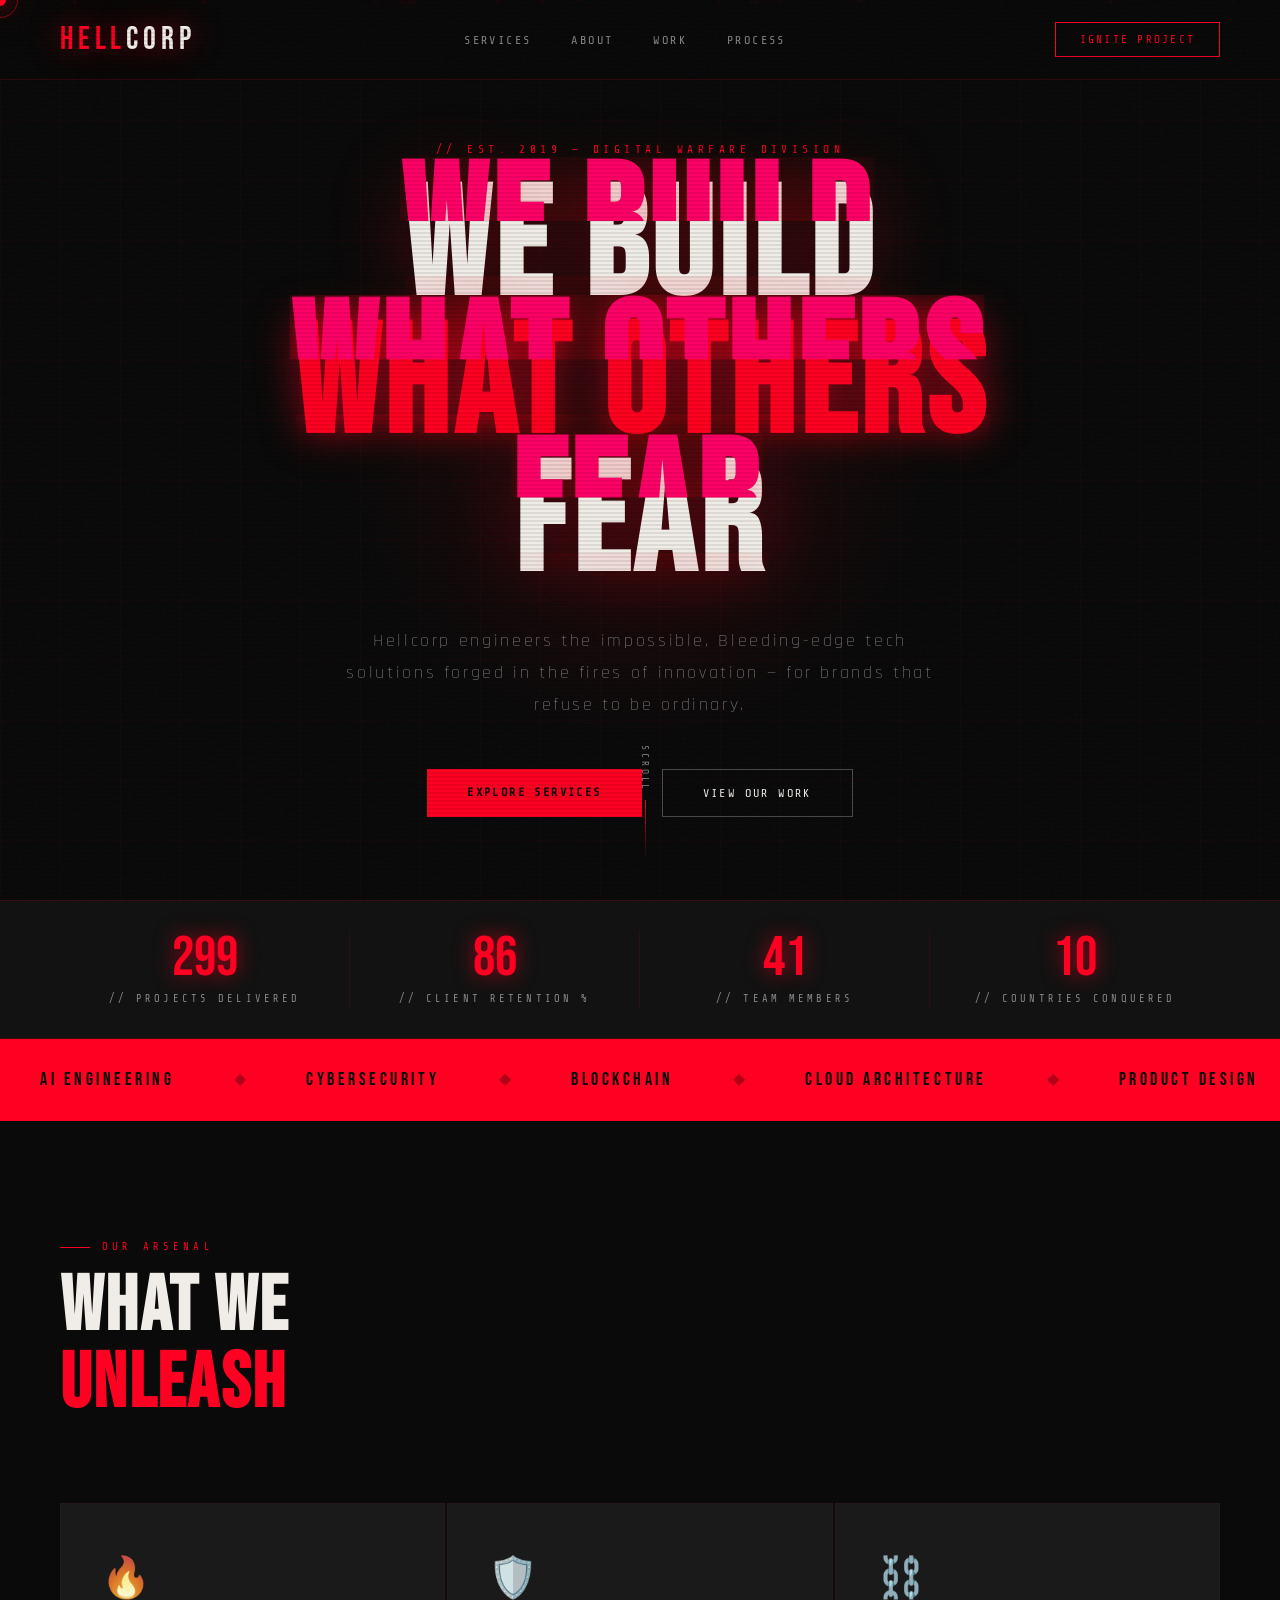
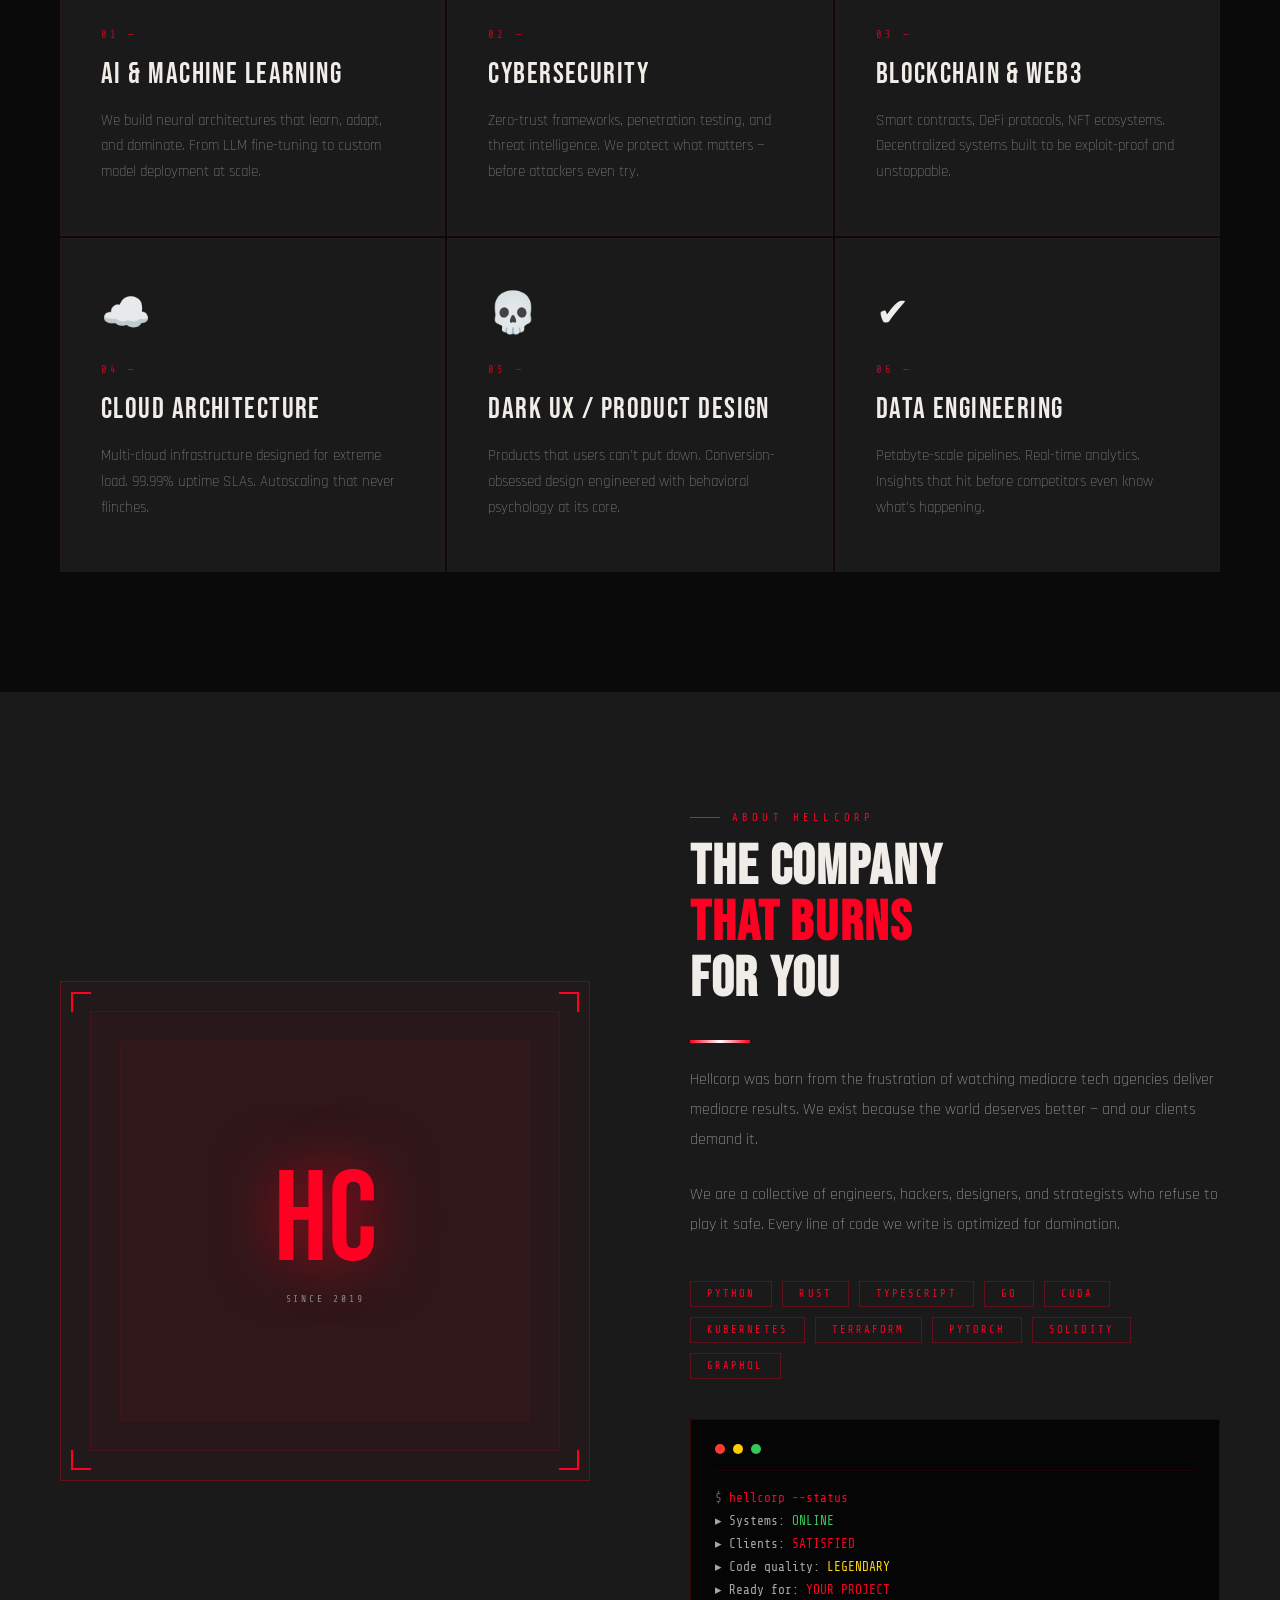
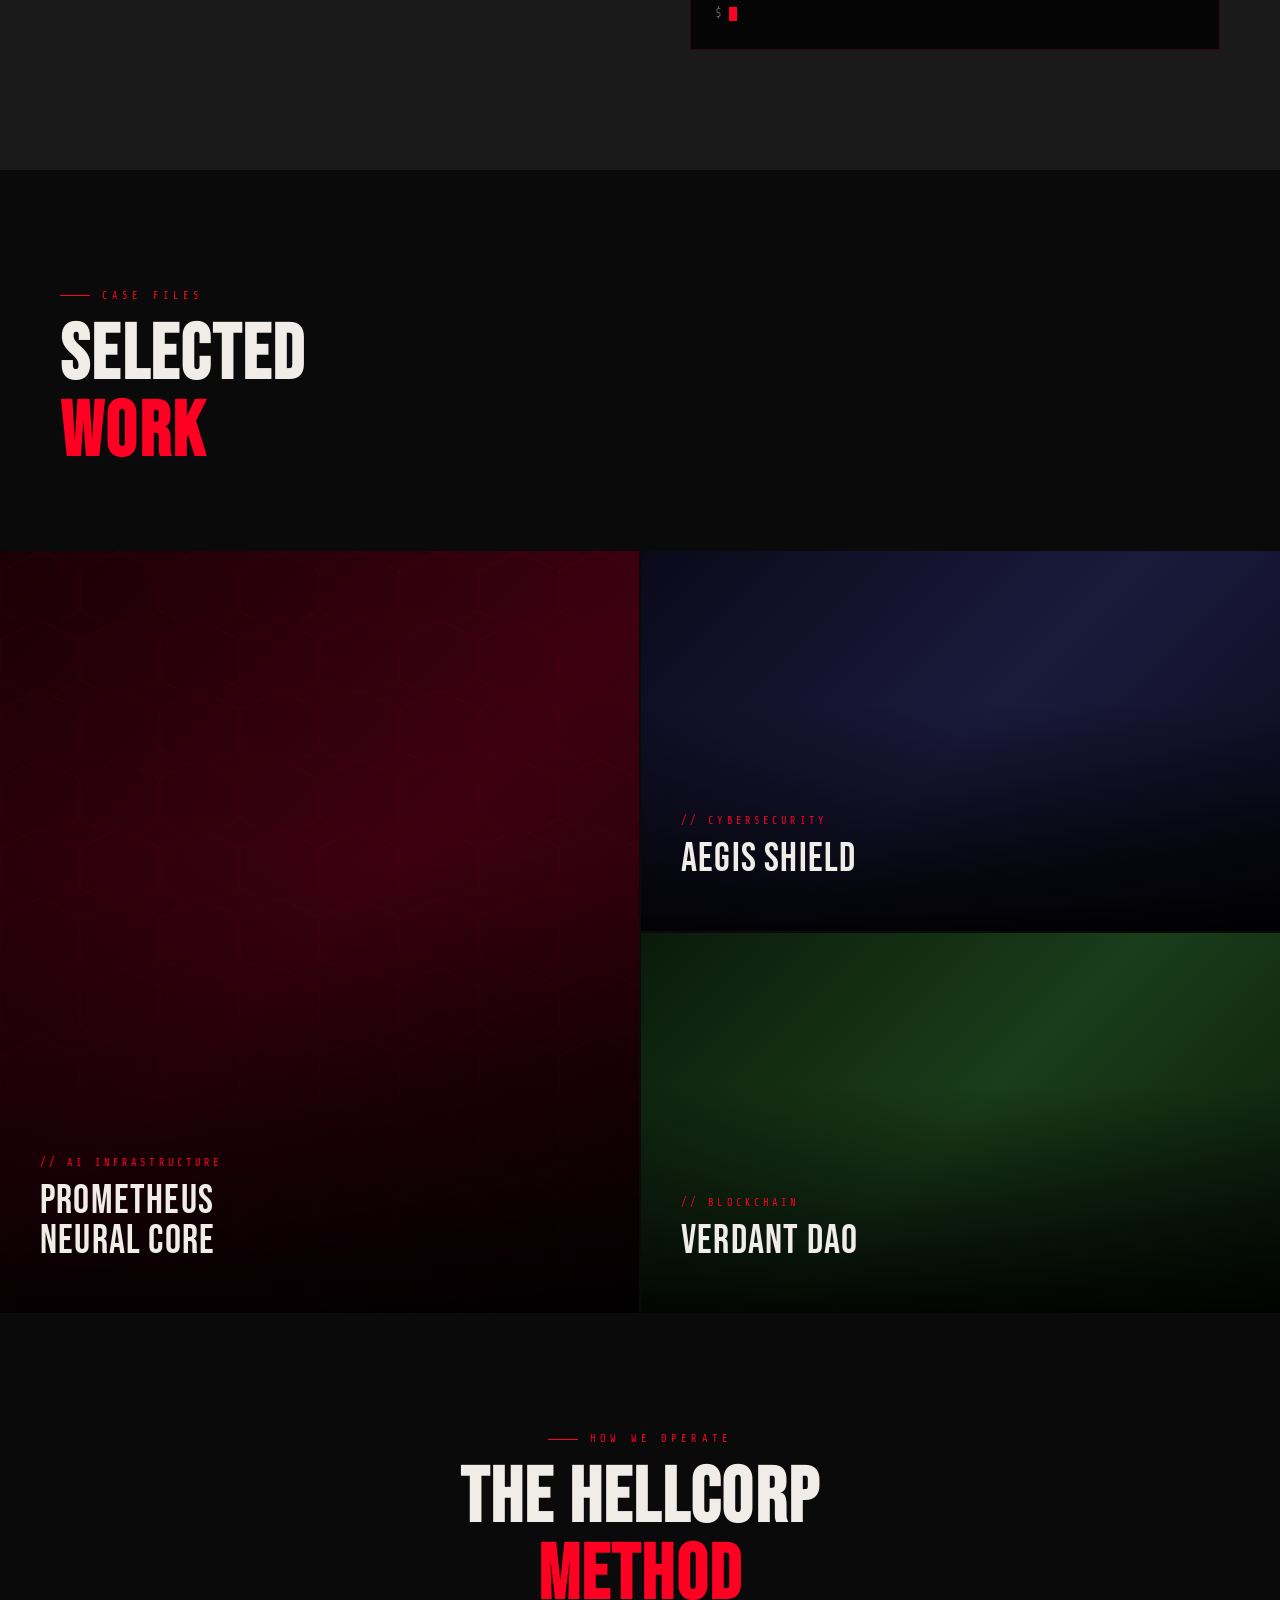
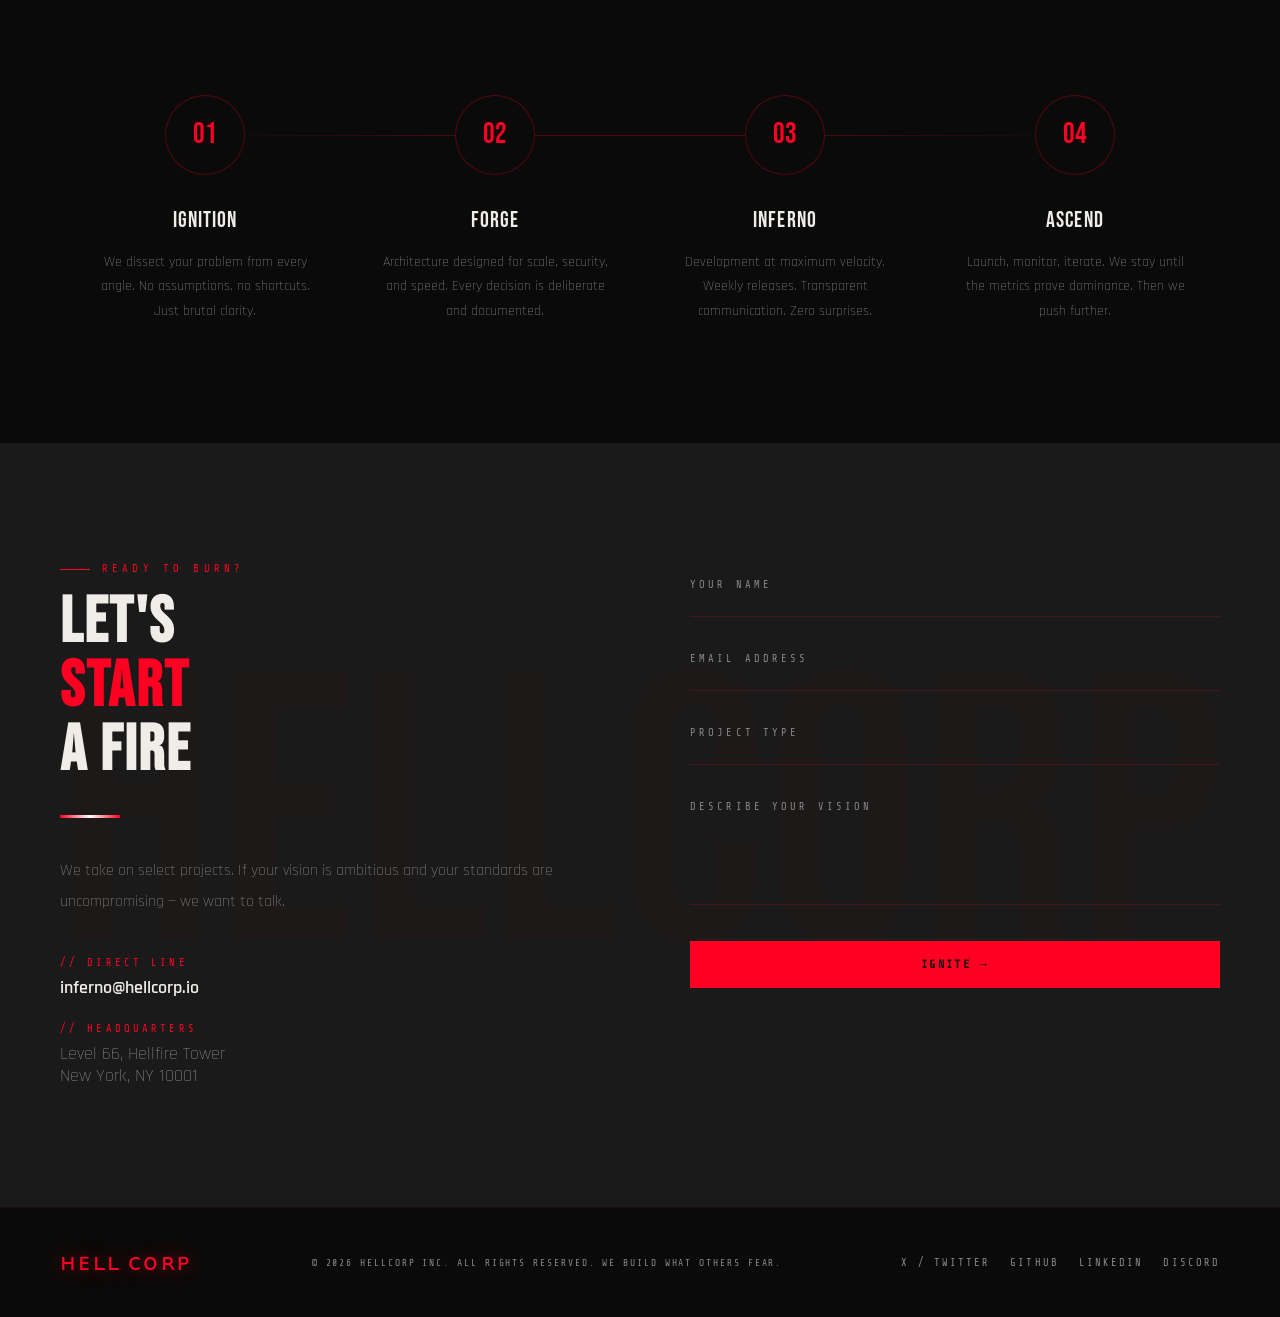
<file: index.html>
<!DOCTYPE html>
<html lang="en">
<head>
<meta charset="UTF-8">
<meta name="viewport" content="width=device-width, initial-scale=1.0">
<title>ʜᴇʟʟ ᴄᴏʀᴘ — WE BUILD WHAT OTHERS FEAR</title>
<link href="https://fonts.googleapis.com/css2?family=Bebas+Neue&family=Share+Tech+Mono&family=Rajdhani:wght@300;400;600;700&display=swap" rel="stylesheet">
<style>
  :root {
    --hell-red: #FF0022;
    --hell-orange: #FF4500;
    --ember: #FF6B00;
    --ash: #1A1A1A;
    --void: #0A0A0A;
    --smoke: #2D2D2D;
    --white: #F0EDE8;
    --dim: #888888;
    --glow: rgba(255,0,34,0.6);
  }

  * { margin:0; padding:0; box-sizing:border-box; }

  html { scroll-behavior: smooth; }

  body {
    background: var(--void);
    color: var(--white);
    font-family: 'Rajdhani', sans-serif;
    cursor: none;
    overflow-x: hidden;
  }

  /* CUSTOM CURSOR */
  .cursor {
    position: fixed;
    width: 12px; height: 12px;
    background: var(--hell-red);
    border-radius: 50%;
    pointer-events: none;
    z-index: 9999;
    transform: translate(-50%,-50%);
    transition: transform 0.1s;
    box-shadow: 0 0 20px var(--glow), 0 0 40px var(--glow);
  }
  .cursor-ring {
    position: fixed;
    width: 36px; height: 36px;
    border: 1px solid rgba(255,0,34,0.5);
    border-radius: 50%;
    pointer-events: none;
    z-index: 9998;
    transform: translate(-50%,-50%);
    transition: all 0.15s ease;
  }

  /* NOISE OVERLAY */
  body::before {
    content: '';
    position: fixed;
    inset: 0;
    background-image: url("data:image/svg+xml,%3Csvg viewBox='0 0 256 256' xmlns='http://www.w3.org/2000/svg'%3E%3Cfilter id='n'%3E%3CfeTurbulence type='fractalNoise' baseFrequency='0.9' numOctaves='4' stitchTiles='stitch'/%3E%3C/filter%3E%3Crect width='100%25' height='100%25' filter='url(%23n)' opacity='0.04'/%3E%3C/svg%3E");
    pointer-events: none;
    z-index: 9000;
    opacity: 0.35;
  }

  /* SCANLINES */
  body::after {
    content: '';
    position: fixed;
    inset: 0;
    background: repeating-linear-gradient(0deg, transparent, transparent 2px, rgba(0,0,0,0.08) 2px, rgba(0,0,0,0.08) 4px);
    pointer-events: none;
    z-index: 9001;
  }

  /* NAV */
  nav {
    position: fixed;
    top: 0; left: 0; right: 0;
    z-index: 1000;
    display: flex;
    justify-content: space-between;
    align-items: center;
    padding: 20px 60px;
    border-bottom: 1px solid rgba(255,0,34,0.15);
    background: rgba(10,10,10,0.85);
    backdrop-filter: blur(10px);
  }

  .logo {
    font-family: 'Bebas Neue', sans-serif;
    font-size: 2rem;
    letter-spacing: 0.15em;
    color: var(--hell-red);
    text-shadow: 0 0 30px var(--glow);
    animation: flicker 4s infinite;
  }

  .logo span { color: var(--white); }

  @keyframes flicker {
    0%,95%,100% { opacity:1; }
    96% { opacity:0.8; }
    97% { opacity:1; }
    98% { opacity:0.6; }
    99% { opacity:1; }
  }

  .nav-links {
    display: flex;
    gap: 40px;
    list-style: none;
  }

  .nav-links a {
    font-family: 'Share Tech Mono', monospace;
    font-size: 0.75rem;
    letter-spacing: 0.2em;
    color: var(--dim);
    text-decoration: none;
    text-transform: uppercase;
    transition: color 0.3s, text-shadow 0.3s;
    position: relative;
  }

  .nav-links a::after {
    content: '';
    position: absolute;
    bottom: -4px; left: 0;
    width: 0; height: 1px;
    background: var(--hell-red);
    transition: width 0.3s;
  }

  .nav-links a:hover { color: var(--hell-red); text-shadow: 0 0 15px var(--glow); }
  .nav-links a:hover::after { width: 100%; }

  .nav-btn {
    font-family: 'Share Tech Mono', monospace;
    font-size: 0.7rem;
    letter-spacing: 0.2em;
    text-transform: uppercase;
    border: 1px solid var(--hell-red);
    color: var(--hell-red);
    background: transparent;
    padding: 10px 24px;
    cursor: none;
    transition: all 0.3s;
    position: relative;
    overflow: hidden;
  }

  .nav-btn::before {
    content: '';
    position: absolute;
    inset: 0;
    background: var(--hell-red);
    transform: scaleX(0);
    transform-origin: left;
    transition: transform 0.3s;
    z-index: -1;
  }

  .nav-btn:hover { color: var(--void); }
  .nav-btn:hover::before { transform: scaleX(1); }

  /* HERO */
  .hero {
    min-height: 100vh;
    display: flex;
    align-items: center;
    justify-content: center;
    position: relative;
    overflow: hidden;
    padding: 120px 60px 60px;
  }

  /* ANIMATED GRID BG */
  .grid-bg {
    position: absolute;
    inset: 0;
    background-image:
      linear-gradient(rgba(255,0,34,0.04) 1px, transparent 1px),
      linear-gradient(90deg, rgba(255,0,34,0.04) 1px, transparent 1px);
    background-size: 60px 60px;
    animation: gridMove 20s linear infinite;
  }

  @keyframes gridMove {
    0% { transform: perspective(500px) rotateX(20deg) translateY(0); }
    100% { transform: perspective(500px) rotateX(20deg) translateY(60px); }
  }

  /* RADIAL GLOW BG */
  .hero-glow {
    position: absolute;
    width: 600px; height: 600px;
    border-radius: 50%;
    background: radial-gradient(circle, rgba(255,0,34,0.12) 0%, transparent 70%);
    top: 50%; left: 50%;
    transform: translate(-50%, -50%);
    animation: pulse 3s ease-in-out infinite;
  }

  @keyframes pulse {
    0%,100% { transform: translate(-50%,-50%) scale(1); opacity:0.6; }
    50% { transform: translate(-50%,-50%) scale(1.2); opacity:1; }
  }

  /* FLOATING PARTICLES */
  .particles { position: absolute; inset: 0; overflow: hidden; pointer-events: none; }
  .particle {
    position: absolute;
    width: 2px; height: 2px;
    background: var(--hell-red);
    border-radius: 50%;
    animation: rise linear infinite;
    box-shadow: 0 0 6px var(--glow);
  }

  @keyframes rise {
    0% { transform: translateY(100vh) translateX(0); opacity: 0; }
    10% { opacity: 1; }
    90% { opacity: 1; }
    100% { transform: translateY(-100px) translateX(40px); opacity: 0; }
  }

  .hero-content {
    position: relative;
    z-index: 10;
    text-align: center;
    max-width: 1000px;
  }

  .hero-tag {
    font-family: 'Share Tech Mono', monospace;
    font-size: 0.7rem;
    letter-spacing: 0.4em;
    color: var(--hell-red);
    text-transform: uppercase;
    margin-bottom: 24px;
    animation: fadeUp 0.8s ease 0.2s both;
  }

  .hero-title {
    font-family: 'Bebas Neue', sans-serif;
    font-size: clamp(5rem, 12vw, 11rem);
    line-height: 0.9;
    letter-spacing: 0.03em;
    color: var(--white);
    text-shadow: 0 0 80px rgba(255,0,34,0.3);
    animation: fadeUp 0.8s ease 0.4s both;
    position: relative;
  }

  .hero-title .red { color: var(--hell-red); text-shadow: 0 0 40px var(--glow); }

  .glitch {
    position: relative;
  }
  .glitch::before, .glitch::after {
    content: attr(data-text);
    position: absolute;
    top: 0; left: 0;
    width: 100%;
    height: 100%;
    font-family: 'Bebas Neue', sans-serif;
    font-size: inherit;
    line-height: inherit;
    letter-spacing: inherit;
  }
  .glitch::before {
    color: #FF0066;
    animation: glitch1 3s infinite 1s;
    clip-path: polygon(0 0, 100% 0, 100% 35%, 0 35%);
    transform: translateX(-3px);
  }
  .glitch::after {
    color: #00FFFF;
    animation: glitch2 3s infinite 1s;
    clip-path: polygon(0 65%, 100% 65%, 100% 100%, 0 100%);
    transform: translateX(3px);
  }

  @keyframes glitch1 {
    0%,100% { opacity:0; transform: translateX(-3px); }
    92%,95% { opacity:0; }
    93%,94% { opacity:0.8; transform: translateX(-6px) skewX(-5deg); }
  }
  @keyframes glitch2 {
    0%,100% { opacity:0; transform: translateX(3px); }
    92%,95% { opacity:0; }
    93%,94% { opacity:0.8; transform: translateX(6px) skewX(5deg); }
  }

  .hero-sub {
    font-family: 'Rajdhani', sans-serif;
    font-size: 1.1rem;
    font-weight: 300;
    letter-spacing: 0.15em;
    color: var(--dim);
    margin-top: 32px;
    line-height: 1.8;
    max-width: 600px;
    margin-left: auto;
    margin-right: auto;
    animation: fadeUp 0.8s ease 0.6s both;
  }

  .hero-btns {
    display: flex;
    gap: 20px;
    justify-content: center;
    margin-top: 48px;
    animation: fadeUp 0.8s ease 0.8s both;
  }

  .btn-primary {
    font-family: 'Share Tech Mono', monospace;
    font-size: 0.75rem;
    letter-spacing: 0.2em;
    text-transform: uppercase;
    background: var(--hell-red);
    color: var(--void);
    border: none;
    padding: 16px 40px;
    cursor: none;
    font-weight: 700;
    position: relative;
    overflow: hidden;
    transition: all 0.3s;
    text-decoration: none;
    display: inline-block;
  }

  .btn-primary::after {
    content: '';
    position: absolute;
    inset: 0;
    background: linear-gradient(135deg, transparent 40%, rgba(255,255,255,0.2) 50%, transparent 60%);
    transform: translateX(-100%);
    transition: transform 0.5s;
  }

  .btn-primary:hover { box-shadow: 0 0 40px var(--glow); transform: translateY(-2px); }
  .btn-primary:hover::after { transform: translateX(200%); }

  .btn-secondary {
    font-family: 'Share Tech Mono', monospace;
    font-size: 0.75rem;
    letter-spacing: 0.2em;
    text-transform: uppercase;
    background: transparent;
    color: var(--white);
    border: 1px solid rgba(240,237,232,0.3);
    padding: 16px 40px;
    cursor: none;
    transition: all 0.3s;
    text-decoration: none;
    display: inline-block;
  }

  .btn-secondary:hover { border-color: var(--white); background: rgba(240,237,232,0.05); }

  /* SCROLL INDICATOR */
  .scroll-ind {
    position: absolute;
    bottom: 40px;
    left: 50%;
    transform: translateX(-50%);
    display: flex;
    flex-direction: column;
    align-items: center;
    gap: 8px;
    animation: fadeUp 1s ease 1.2s both;
  }

  .scroll-line {
    width: 1px;
    height: 60px;
    background: linear-gradient(to bottom, var(--hell-red), transparent);
    animation: scrollAnim 2s ease-in-out infinite;
  }

  @keyframes scrollAnim {
    0%,100% { transform: scaleY(1); opacity:1; }
    50% { transform: scaleY(0.5); opacity:0.5; }
  }

  .scroll-txt {
    font-family: 'Share Tech Mono', monospace;
    font-size: 0.6rem;
    letter-spacing: 0.3em;
    color: var(--dim);
    text-transform: uppercase;
    writing-mode: vertical-lr;
  }

  @keyframes fadeUp {
    from { opacity:0; transform: translateY(30px); }
    to { opacity:1; transform: translateY(0); }
  }

  /* STATS BAR */
  .stats {
    border-top: 1px solid rgba(255,0,34,0.15);
    border-bottom: 1px solid rgba(255,0,34,0.15);
    background: rgba(20,20,20,0.8);
    padding: 30px 60px;
    display: grid;
    grid-template-columns: repeat(4, 1fr);
    gap: 0;
  }

  .stat {
    text-align: center;
    padding: 0 40px;
    border-right: 1px solid rgba(255,0,34,0.1);
    position: relative;
  }

  .stat:last-child { border-right: none; }

  .stat-num {
    font-family: 'Bebas Neue', sans-serif;
    font-size: 3.5rem;
    color: var(--hell-red);
    text-shadow: 0 0 20px var(--glow);
    line-height: 1;
    display: block;
  }

  .stat-label {
    font-family: 'Share Tech Mono', monospace;
    font-size: 0.65rem;
    letter-spacing: 0.3em;
    color: var(--dim);
    text-transform: uppercase;
    margin-top: 4px;
  }

  /* SERVICES */
  .section {
    padding: 120px 60px;
    position: relative;
  }

  .section-header {
    margin-bottom: 80px;
    position: relative;
  }

  .section-tag {
    font-family: 'Share Tech Mono', monospace;
    font-size: 0.65rem;
    letter-spacing: 0.4em;
    color: var(--hell-red);
    text-transform: uppercase;
    margin-bottom: 16px;
    display: flex;
    align-items: center;
    gap: 12px;
  }

  .section-tag::before {
    content: '';
    width: 30px; height: 1px;
    background: var(--hell-red);
  }

  .section-title {
    font-family: 'Bebas Neue', sans-serif;
    font-size: clamp(3rem, 6vw, 6rem);
    line-height: 1;
    letter-spacing: 0.03em;
  }

  .services-grid {
    display: grid;
    grid-template-columns: repeat(3, 1fr);
    gap: 2px;
  }

  .service-card {
    background: var(--ash);
    padding: 50px 40px;
    position: relative;
    overflow: hidden;
    cursor: none;
    transition: all 0.4s;
    border: 1px solid rgba(255,0,34,0.05);
  }

  .service-card::before {
    content: '';
    position: absolute;
    bottom: 0; left: 0;
    width: 100%; height: 2px;
    background: var(--hell-red);
    transform: scaleX(0);
    transform-origin: left;
    transition: transform 0.4s;
  }

  .service-card::after {
    content: '';
    position: absolute;
    inset: 0;
    background: linear-gradient(135deg, rgba(255,0,34,0.05), transparent);
    opacity: 0;
    transition: opacity 0.4s;
  }

  .service-card:hover {
    transform: translateY(-4px);
    background: #222;
    border-color: rgba(255,0,34,0.2);
  }

  .service-card:hover::before { transform: scaleX(1); }
  .service-card:hover::after { opacity: 1; }

  .service-icon {
    font-size: 2.5rem;
    margin-bottom: 24px;
    display: block;
    filter: grayscale(0.3);
    transition: filter 0.3s;
  }

  .service-card:hover .service-icon { filter: none; }

  .service-num {
    font-family: 'Share Tech Mono', monospace;
    font-size: 0.65rem;
    letter-spacing: 0.3em;
    color: var(--hell-red);
    margin-bottom: 16px;
    opacity: 0.7;
  }

  .service-title {
    font-family: 'Bebas Neue', sans-serif;
    font-size: 1.8rem;
    letter-spacing: 0.05em;
    margin-bottom: 16px;
    color: var(--white);
  }

  .service-desc {
    font-size: 0.95rem;
    font-weight: 300;
    color: var(--dim);
    line-height: 1.7;
  }

  .service-arrow {
    position: absolute;
    bottom: 30px; right: 30px;
    font-size: 1.5rem;
    color: var(--hell-red);
    opacity: 0;
    transform: translate(-10px, 10px);
    transition: all 0.3s;
  }

  .service-card:hover .service-arrow { opacity: 1; transform: translate(0,0); }

  /* MARQUEE */
  .marquee-section {
    padding: 30px 0;
    background: var(--hell-red);
    overflow: hidden;
    white-space: nowrap;
  }

  .marquee-track {
    display: inline-flex;
    animation: marquee 20s linear infinite;
  }

  .marquee-item {
    font-family: 'Bebas Neue', sans-serif;
    font-size: 1.1rem;
    letter-spacing: 0.2em;
    color: var(--void);
    margin: 0 40px;
    text-transform: uppercase;
  }

  .marquee-dot {
    color: rgba(0,0,0,0.3);
    margin: 0 20px;
  }

  @keyframes marquee {
    from { transform: translateX(0); }
    to { transform: translateX(-50%); }
  }

  /* ABOUT */
  .about-grid {
    display: grid;
    grid-template-columns: 1fr 1fr;
    gap: 100px;
    align-items: center;
  }

  .about-visual {
    position: relative;
    height: 500px;
  }

  .about-box {
    position: absolute;
    border: 1px solid rgba(255,0,34,0.3);
    background: rgba(255,0,34,0.03);
  }

  .about-box-1 { inset: 0; animation: boxFloat1 6s ease-in-out infinite; }
  .about-box-2 { inset: 30px; border-color: rgba(255,0,34,0.15); animation: boxFloat2 8s ease-in-out infinite; }
  .about-box-3 { inset: 60px; border-color: rgba(255,0,34,0.08); animation: boxFloat1 10s ease-in-out infinite reverse; }

  @keyframes boxFloat1 {
    0%,100% { transform: translate(0,0) rotate(0deg); }
    50% { transform: translate(5px,-5px) rotate(0.5deg); }
  }

  @keyframes boxFloat2 {
    0%,100% { transform: translate(0,0) rotate(0deg); }
    50% { transform: translate(-5px,5px) rotate(-0.5deg); }
  }

  .about-center {
    position: absolute;
    top: 50%; left: 50%;
    transform: translate(-50%,-50%);
    text-align: center;
  }

  .hell-symbol {
    font-family: 'Bebas Neue', sans-serif;
    font-size: 8rem;
    color: var(--hell-red);
    text-shadow: 0 0 60px var(--glow);
    line-height: 1;
    animation: symbolPulse 3s ease-in-out infinite;
  }

  @keyframes symbolPulse {
    0%,100% { text-shadow: 0 0 60px var(--glow); }
    50% { text-shadow: 0 0 100px var(--glow), 0 0 150px rgba(255,0,34,0.3); }
  }

  .corner-mark {
    position: absolute;
    width: 20px; height: 20px;
    border-color: var(--hell-red);
    border-style: solid;
  }

  .corner-mark.tl { top: 10px; left: 10px; border-width: 2px 0 0 2px; }
  .corner-mark.tr { top: 10px; right: 10px; border-width: 2px 2px 0 0; }
  .corner-mark.bl { bottom: 10px; left: 10px; border-width: 0 0 2px 2px; }
  .corner-mark.br { bottom: 10px; right: 10px; border-width: 0 2px 2px 0; }

  .about-text p {
    font-size: 1rem;
    font-weight: 300;
    color: rgba(240,237,232,0.7);
    line-height: 1.9;
    margin-bottom: 24px;
  }

  .tech-tags {
    display: flex;
    flex-wrap: wrap;
    gap: 10px;
    margin-top: 40px;
  }

  .tag {
    font-family: 'Share Tech Mono', monospace;
    font-size: 0.65rem;
    letter-spacing: 0.2em;
    text-transform: uppercase;
    border: 1px solid rgba(255,0,34,0.3);
    color: var(--hell-red);
    padding: 6px 16px;
    position: relative;
    overflow: hidden;
    transition: all 0.3s;
    cursor: none;
  }

  .tag:hover {
    background: rgba(255,0,34,0.1);
    border-color: var(--hell-red);
  }

  /* PROJECTS */
  .projects-grid {
    display: grid;
    grid-template-columns: repeat(2, 1fr);
    gap: 2px;
  }

  .project-card {
    position: relative;
    height: 380px;
    overflow: hidden;
    cursor: none;
    background: var(--ash);
  }

  .project-card:first-child {
    grid-row: span 2;
    height: auto;
  }

  .project-bg {
    position: absolute;
    inset: 0;
    transition: transform 0.6s ease;
  }

  .project-card:hover .project-bg { transform: scale(1.05); }

  .project-bg-1 { background: linear-gradient(135deg, #1a0005, #3d0010, #1a0005); }
  .project-bg-2 { background: linear-gradient(135deg, #0a0a1a, #1a1a3d, #0a0a1a); }
  .project-bg-3 { background: linear-gradient(135deg, #0a1a0a, #1a3d1a, #0a1a0a); }
  .project-bg-4 { background: linear-gradient(135deg, #1a1a0a, #3d3d0a, #1a1a0a); }

  .project-pattern {
    position: absolute;
    inset: 0;
    opacity: 0.1;
  }

  .project-overlay {
    position: absolute;
    inset: 0;
    background: linear-gradient(to top, rgba(0,0,0,0.9) 0%, transparent 60%);
    display: flex;
    flex-direction: column;
    justify-content: flex-end;
    padding: 40px;
    transition: all 0.4s;
  }

  .project-card:hover .project-overlay {
    background: linear-gradient(to top, rgba(0,0,0,0.95) 0%, rgba(0,0,0,0.3) 100%);
  }

  .project-cat {
    font-family: 'Share Tech Mono', monospace;
    font-size: 0.65rem;
    letter-spacing: 0.3em;
    color: var(--hell-red);
    text-transform: uppercase;
    margin-bottom: 12px;
  }

  .project-name {
    font-family: 'Bebas Neue', sans-serif;
    font-size: 2.5rem;
    letter-spacing: 0.03em;
    color: var(--white);
    margin-bottom: 12px;
    line-height: 1;
  }

  .project-desc {
    font-size: 0.9rem;
    color: rgba(240,237,232,0.6);
    font-weight: 300;
    line-height: 1.6;
    max-height: 0;
    overflow: hidden;
    transition: max-height 0.4s;
  }

  .project-card:hover .project-desc { max-height: 100px; }

  /* PROCESS */
  .process-grid {
    display: grid;
    grid-template-columns: repeat(4, 1fr);
    gap: 0;
    position: relative;
  }

  .process-grid::before {
    content: '';
    position: absolute;
    top: 40px;
    left: 12.5%;
    right: 12.5%;
    height: 1px;
    background: linear-gradient(to right, transparent, rgba(255,0,34,0.3), rgba(255,0,34,0.3), transparent);
  }

  .process-step {
    padding: 0 30px;
    text-align: center;
    position: relative;
  }

  .step-num {
    width: 80px; height: 80px;
    border: 1px solid rgba(255,0,34,0.3);
    border-radius: 50%;
    display: flex;
    align-items: center;
    justify-content: center;
    margin: 0 auto 32px;
    font-family: 'Bebas Neue', sans-serif;
    font-size: 1.8rem;
    color: var(--hell-red);
    background: var(--void);
    position: relative;
    z-index: 1;
    transition: all 0.3s;
    cursor: none;
  }

  .step-num:hover {
    background: var(--hell-red);
    color: var(--void);
    box-shadow: 0 0 30px var(--glow);
    border-color: var(--hell-red);
  }

  .step-title {
    font-family: 'Bebas Neue', sans-serif;
    font-size: 1.4rem;
    letter-spacing: 0.05em;
    margin-bottom: 16px;
  }

  .step-desc {
    font-size: 0.9rem;
    font-weight: 300;
    color: var(--dim);
    line-height: 1.7;
  }

  /* CONTACT */
  .contact-section {
    background: var(--ash);
    padding: 120px 60px;
    position: relative;
    overflow: hidden;
  }

  .contact-section::before {
    content: 'HELLCORP';
    position: absolute;
    font-family: 'Bebas Neue', sans-serif;
    font-size: 30vw;
    color: rgba(255,0,34,0.02);
    top: 50%;
    left: 50%;
    transform: translate(-50%,-50%);
    white-space: nowrap;
    pointer-events: none;
    line-height: 1;
  }

  .contact-inner {
    display: grid;
    grid-template-columns: 1fr 1fr;
    gap: 100px;
    align-items: start;
    position: relative;
    z-index: 1;
  }

  .contact-form {
    display: flex;
    flex-direction: column;
    gap: 20px;
  }

  .form-group {
    position: relative;
  }

  .form-input, .form-textarea {
    width: 100%;
    background: var(--void);
    border: 1px solid rgba(255,0,34,0.1);
    border-top: none;
    border-left: none;
    border-right: none;
    border-bottom: 1px solid rgba(255,0,34,0.2);
    color: var(--white);
    font-family: 'Rajdhani', sans-serif;
    font-size: 1rem;
    font-weight: 300;
    padding: 16px 0;
    outline: none;
    transition: border-color 0.3s;
    background: transparent;
  }

  .form-input:focus, .form-textarea:focus {
    border-bottom-color: var(--hell-red);
  }

  .form-textarea { height: 120px; resize: none; }

  .form-label {
    position: absolute;
    top: 16px; left: 0;
    font-family: 'Share Tech Mono', monospace;
    font-size: 0.65rem;
    letter-spacing: 0.3em;
    text-transform: uppercase;
    color: var(--dim);
    transition: all 0.3s;
    pointer-events: none;
  }

  .form-input:focus ~ .form-label,
  .form-input:not(:placeholder-shown) ~ .form-label,
  .form-textarea:focus ~ .form-label,
  .form-textarea:not(:placeholder-shown) ~ .form-label {
    top: -12px;
    font-size: 0.55rem;
    color: var(--hell-red);
  }

  .form-input::placeholder, .form-textarea::placeholder { color: transparent; }

  /* FOOTER */
  footer {
    background: var(--void);
    border-top: 1px solid rgba(255,0,34,0.1);
    padding: 40px 60px;
    display: flex;
    justify-content: space-between;
    align-items: center;
  }

  .footer-logo {
    font-family: 'Bebas Neue', sans-serif;
    font-size: 1.5rem;
    letter-spacing: 0.1em;
    color: var(--hell-red);
    text-shadow: 0 0 20px var(--glow);
  }

  .footer-copy {
    font-family: 'Share Tech Mono', monospace;
    font-size: 0.6rem;
    letter-spacing: 0.2em;
    color: var(--dim);
  }

  .footer-socials {
    display: flex;
    gap: 20px;
  }

  .footer-socials a {
    font-family: 'Share Tech Mono', monospace;
    font-size: 0.65rem;
    letter-spacing: 0.2em;
    color: var(--dim);
    text-decoration: none;
    text-transform: uppercase;
    transition: color 0.3s;
    cursor: none;
  }

  .footer-socials a:hover { color: var(--hell-red); }

  /* TERMINAL */
  .terminal {
    background: rgba(0,0,0,0.8);
    border: 1px solid rgba(255,0,34,0.2);
    padding: 24px;
    font-family: 'Share Tech Mono', monospace;
    font-size: 0.8rem;
    line-height: 1.8;
    margin-top: 60px;
  }

  .terminal-bar {
    display: flex;
    gap: 8px;
    margin-bottom: 16px;
    padding-bottom: 16px;
    border-bottom: 1px solid rgba(255,0,34,0.1);
  }

  .t-dot {
    width: 10px; height: 10px;
    border-radius: 50%;
  }

  .t-red { background: #FF3B30; }
  .t-yellow { background: #FFCC00; }
  .t-green { background: #34C759; }

  .t-line { color: rgba(240,237,232,0.4); }
  .t-cmd { color: var(--hell-red); }
  .t-output { color: rgba(240,237,232,0.7); }

  .blink {
    display: inline-block;
    width: 8px; height: 14px;
    background: var(--hell-red);
    vertical-align: middle;
    animation: blink 1s step-end infinite;
  }

  @keyframes blink {
    0%,100% { opacity:1; }
    50% { opacity:0; }
  }

  /* ANIMATIONS ON SCROLL */
  .reveal {
    opacity: 0;
    transform: translateY(40px);
    transition: all 0.7s ease;
  }

  .reveal.visible {
    opacity: 1;
    transform: translateY(0);
  }

  /* RED LINE ACCENT */
  .red-accent {
    display: inline-block;
    width: 60px; height: 3px;
    background: var(--hell-red);
    margin-bottom: 16px;
    position: relative;
    overflow: hidden;
  }

  .red-accent::after {
    content: '';
    position: absolute;
    inset: 0;
    background: linear-gradient(to right, transparent, white, transparent);
    animation: shine 2s infinite;
  }

  @keyframes shine {
    from { transform: translateX(-100%); }
    to { transform: translateX(100%); }
  }

  /* HEXAGON BG PATTERN */
  .hex-pattern {
    position: absolute;
    right: 0; top: 0;
    opacity: 0.03;
    pointer-events: none;
  }
</style>
</head>
<body>

<!-- CUSTOM CURSOR -->
<div class="cursor" id="cursor"></div>
<div class="cursor-ring" id="cursorRing"></div>

<!-- NAV -->
<nav>
  <div class="logo">HELL<span>CORP</span></div>
  <ul class="nav-links">
    <li><a href="#services">Services</a></li>
    <li><a href="#about">About</a></li>
    <li><a href="#work">Work</a></li>
    <li><a href="#process">Process</a></li>
  </ul>
  <button class="nav-btn" onclick="document.getElementById('contact').scrollIntoView({behavior:'smooth'})">IGNITE PROJECT</button>
</nav>

<!-- PARTICLES -->
<div class="particles" id="particles"></div>

<!-- HERO -->
<section class="hero">
  <div class="grid-bg"></div>
  <div class="hero-glow"></div>
  
  <div class="hero-content">
    <div class="hero-tag">// EST. 2019 — DIGITAL WARFARE DIVISION</div>
    <h1 class="hero-title">
      <span class="glitch" data-text="WE BUILD">WE BUILD</span><br>
      <span class="red glitch" data-text="WHAT OTHERS">WHAT OTHERS</span><br>
      <span class="glitch" data-text="FEAR">FEAR</span>
    </h1>
    <p class="hero-sub">Hellcorp engineers the impossible. Bleeding-edge tech solutions forged in the fires of innovation — for brands that refuse to be ordinary.</p>
    <div class="hero-btns">
      <a href="#services" class="btn-primary">EXPLORE SERVICES</a>
      <a href="#work" class="btn-secondary">VIEW OUR WORK</a>
    </div>
  </div>

  <div class="scroll-ind">
    <div class="scroll-txt">SCROLL</div>
    <div class="scroll-line"></div>
  </div>
</section>

<!-- STATS -->
<div class="stats">
  <div class="stat reveal">
    <span class="stat-num" data-target="340">0</span>
    <span class="stat-label">// Projects Delivered</span>
  </div>
  <div class="stat reveal">
    <span class="stat-num" data-target="98">0</span>
    <span class="stat-label">// Client Retention %</span>
  </div>
  <div class="stat reveal">
    <span class="stat-num" data-target="47">0</span>
    <span class="stat-label">// Team Members</span>
  </div>
  <div class="stat reveal">
    <span class="stat-num" data-target="12">0</span>
    <span class="stat-label">// Countries Conquered</span>
  </div>
</div>

<!-- MARQUEE -->
<div class="marquee-section">
  <div class="marquee-track">
    <span class="marquee-item">AI Engineering</span><span class="marquee-dot">◆</span>
    <span class="marquee-item">Cybersecurity</span><span class="marquee-dot">◆</span>
    <span class="marquee-item">Blockchain</span><span class="marquee-dot">◆</span>
    <span class="marquee-item">Cloud Architecture</span><span class="marquee-dot">◆</span>
    <span class="marquee-item">Product Design</span><span class="marquee-dot">◆</span>
    <span class="marquee-item">Data Systems</span><span class="marquee-dot">◆</span>
    <span class="marquee-item">DevOps</span><span class="marquee-dot">◆</span>
    <span class="marquee-item">Machine Learning</span><span class="marquee-dot">◆</span>
    <span class="marquee-item">AI Engineering</span><span class="marquee-dot">◆</span>
    <span class="marquee-item">Cybersecurity</span><span class="marquee-dot">◆</span>
    <span class="marquee-item">Blockchain</span><span class="marquee-dot">◆</span>
    <span class="marquee-item">Cloud Architecture</span><span class="marquee-dot">◆</span>
    <span class="marquee-item">Product Design</span><span class="marquee-dot">◆</span>
    <span class="marquee-item">Data Systems</span><span class="marquee-dot">◆</span>
    <span class="marquee-item">DevOps</span><span class="marquee-dot">◆</span>
    <span class="marquee-item">Machine Learning</span><span class="marquee-dot">◆</span>
  </div>
</div>

<!-- SERVICES -->
<section class="section" id="services">
  <div class="section-header reveal">
    <div class="section-tag">Our Arsenal</div>
    <h2 class="section-title">WHAT WE<br><span style="color:var(--hell-red)">UNLEASH</span></h2>
  </div>

  <div class="services-grid">
    <div class="service-card reveal">
      <span class="service-icon">🔥</span>
      <div class="service-num">01 —</div>
      <div class="service-title">AI & Machine Learning</div>
      <p class="service-desc">We build neural architectures that learn, adapt, and dominate. From LLM fine-tuning to custom model deployment at scale.</p>
      <span class="service-arrow">→</span>
    </div>
    <div class="service-card reveal">
      <span class="service-icon">🛡️</span>
      <div class="service-num">02 —</div>
      <div class="service-title">Cybersecurity</div>
      <p class="service-desc">Zero-trust frameworks, penetration testing, and threat intelligence. We protect what matters — before attackers even try.</p>
      <span class="service-arrow">→</span>
    </div>
    <div class="service-card reveal">
      <span class="service-icon">⛓️</span>
      <div class="service-num">03 —</div>
      <div class="service-title">Blockchain & Web3</div>
      <p class="service-desc">Smart contracts, DeFi protocols, NFT ecosystems. Decentralized systems built to be exploit-proof and unstoppable.</p>
      <span class="service-arrow">→</span>
    </div>
    <div class="service-card reveal">
      <span class="service-icon">☁️</span>
      <div class="service-num">04 —</div>
      <div class="service-title">Cloud Architecture</div>
      <p class="service-desc">Multi-cloud infrastructure designed for extreme load. 99.99% uptime SLAs. Autoscaling that never flinches.</p>
      <span class="service-arrow">→</span>
    </div>
    <div class="service-card reveal">
      <span class="service-icon">💀</span>
      <div class="service-num">05 —</div>
      <div class="service-title">Dark UX / Product Design</div>
      <p class="service-desc">Products that users can't put down. Conversion-obsessed design engineered with behavioral psychology at its core.</p>
      <span class="service-arrow">→</span>
    </div>
    <div class="service-card reveal">
      <span class="service-icon">✔</span>
      <div class="service-num">06 —</div>
      <div class="service-title">Data Engineering</div>
      <p class="service-desc">Petabyte-scale pipelines. Real-time analytics. Insights that hit before competitors even know what's happening.</p>
      <span class="service-arrow">→</span>
    </div>
  </div>
</section>

<!-- ABOUT -->
<section class="section" id="about" style="background: var(--ash);">
  <div class="about-grid">
    <div class="about-visual reveal">
      <div class="about-box about-box-1">
        <div class="corner-mark tl"></div>
        <div class="corner-mark tr"></div>
        <div class="corner-mark bl"></div>
        <div class="corner-mark br"></div>
      </div>
      <div class="about-box about-box-2"></div>
      <div class="about-box about-box-3"></div>
      <div class="about-center">
        <div class="hell-symbol">HC</div>
        <div style="font-family:'Share Tech Mono',monospace;font-size:0.6rem;letter-spacing:0.3em;color:var(--dim);margin-top:8px;">SINCE 2019</div>
      </div>
    </div>
    <div class="about-text reveal">
      <div class="section-tag">About Hellcorp</div>
      <h2 class="section-title" style="font-size:3.5rem;margin-bottom:32px;">THE COMPANY<br><span style="color:var(--hell-red)">THAT BURNS</span><br>FOR YOU</h2>
      <div class="red-accent"></div>
      <p>Hellcorp was born from the frustration of watching mediocre tech agencies deliver mediocre results. We exist because the world deserves better — and our clients demand it.</p>
      <p>We are a collective of engineers, hackers, designers, and strategists who refuse to play it safe. Every line of code we write is optimized for domination.</p>
      <div class="tech-tags">
        <span class="tag">Python</span>
        <span class="tag">Rust</span>
        <span class="tag">TypeScript</span>
        <span class="tag">Go</span>
        <span class="tag">CUDA</span>
        <span class="tag">Kubernetes</span>
        <span class="tag">Terraform</span>
        <span class="tag">PyTorch</span>
        <span class="tag">Solidity</span>
        <span class="tag">GraphQL</span>
      </div>
      <div class="terminal" style="margin-top:40px;">
        <div class="terminal-bar">
          <div class="t-dot t-red"></div>
          <div class="t-dot t-yellow"></div>
          <div class="t-dot t-green"></div>
        </div>
        <div class="t-line">$ <span class="t-cmd">hellcorp --status</span></div>
        <div class="t-output">▸ Systems: <span style="color:#34C759">ONLINE</span></div>
        <div class="t-output">▸ Clients: <span style="color:var(--hell-red)">SATISFIED</span></div>
        <div class="t-output">▸ Code quality: <span style="color:#FFD60A">LEGENDARY</span></div>
        <div class="t-output">▸ Ready for: <span style="color:var(--hell-red)">YOUR PROJECT</span></div>
        <div class="t-line">$ <span class="blink"></span></div>
      </div>
    </div>
  </div>
</section>

<!-- WORK -->
<section class="section" id="work" style="padding-bottom:0;">
  <div class="section-header reveal">
    <div class="section-tag">Case Files</div>
    <h2 class="section-title">SELECTED<br><span style="color:var(--hell-red)">WORK</span></h2>
  </div>
</section>

<div class="projects-grid reveal">
  <div class="project-card">
    <div class="project-bg project-bg-1">
      <svg class="project-pattern" viewBox="0 0 400 800" xmlns="http://www.w3.org/2000/svg">
        <pattern id="hex1" x="0" y="0" width="50" height="43.4" patternUnits="userSpaceOnUse">
          <polygon points="25,0 50,12.5 50,37.5 25,50 0,37.5 0,12.5" fill="none" stroke="#FF0022" stroke-width="0.5"/>
        </pattern>
        <rect width="400" height="800" fill="url(#hex1)"/>
      </svg>
    </div>
    <div class="project-overlay">
      <div class="project-cat">// AI Infrastructure</div>
      <div class="project-name">PROMETHEUS<br>NEURAL CORE</div>
      <div class="project-desc">A distributed AI inference platform handling 50M+ requests daily for a Fortune 500 financial institution.</div>
    </div>
  </div>
  <div class="project-card">
    <div class="project-bg project-bg-2"></div>
    <div class="project-overlay">
      <div class="project-cat">// Cybersecurity</div>
      <div class="project-name">AEGIS SHIELD</div>
      <div class="project-desc">Zero-day threat detection system deployed across 12 enterprise networks.</div>
    </div>
  </div>
  <div class="project-card">
    <div class="project-bg project-bg-3"></div>
    <div class="project-overlay">
      <div class="project-cat">// Blockchain</div>
      <div class="project-name">VERDANT DAO</div>
      <div class="project-desc">$400M TVL DeFi protocol with custom audited smart contracts and governance layer.</div>
    </div>
  </div>
</div>

<!-- PROCESS -->
<section class="section" id="process">
  <div class="section-header reveal" style="text-align:center;">
    <div class="section-tag" style="justify-content:center;">How We Operate</div>
    <h2 class="section-title">THE HELLCORP<br><span style="color:var(--hell-red)">METHOD</span></h2>
  </div>
  <div class="process-grid">
    <div class="process-step reveal">
      <div class="step-num">01</div>
      <div class="step-title">IGNITION</div>
      <p class="step-desc">We dissect your problem from every angle. No assumptions, no shortcuts. Just brutal clarity.</p>
    </div>
    <div class="process-step reveal">
      <div class="step-num">02</div>
      <div class="step-title">FORGE</div>
      <p class="step-desc">Architecture designed for scale, security, and speed. Every decision is deliberate and documented.</p>
    </div>
    <div class="process-step reveal">
      <div class="step-num">03</div>
      <div class="step-title">INFERNO</div>
      <p class="step-desc">Development at maximum velocity. Weekly releases. Transparent communication. Zero surprises.</p>
    </div>
    <div class="process-step reveal">
      <div class="step-num">04</div>
      <div class="step-title">ASCEND</div>
      <p class="step-desc">Launch, monitor, iterate. We stay until the metrics prove dominance. Then we push further.</p>
    </div>
  </div>
</section>

<!-- CONTACT -->
<section class="contact-section" id="contact">
  <div class="contact-inner">
    <div class="reveal">
      <div class="section-tag">Ready to Burn?</div>
      <h2 class="section-title" style="font-size:4rem;margin-bottom:32px;">LET'S<br><span style="color:var(--hell-red)">START</span><br>A FIRE</h2>
      <div class="red-accent"></div>
      <p style="color:var(--dim);font-weight:300;line-height:1.9;margin-top:16px;">We take on select projects. If your vision is ambitious and your standards are uncompromising — we want to talk.</p>
      <div style="margin-top:40px;">
        <div style="font-family:'Share Tech Mono',monospace;font-size:0.65rem;letter-spacing:0.3em;color:var(--hell-red);margin-bottom:8px;">// DIRECT LINE</div>
        <div style="font-size:1.1rem;font-weight:600;margin-bottom:24px;">inferno@hellcorp.io</div>
        <div style="font-family:'Share Tech Mono',monospace;font-size:0.65rem;letter-spacing:0.3em;color:var(--hell-red);margin-bottom:8px;">// HEADQUARTERS</div>
        <div style="font-size:1.1rem;font-weight:300;color:var(--dim);">Level 66, Hellfire Tower<br>New York, NY 10001</div>
      </div>
    </div>
    <div class="contact-form reveal">
      <div class="form-group">
        <input type="text" class="form-input" placeholder="Name" id="name">
        <label class="form-label" for="name">Your Name</label>
      </div>
      <div class="form-group">
        <input type="email" class="form-input" placeholder="Email" id="email">
        <label class="form-label" for="email">Email Address</label>
      </div>
      <div class="form-group">
        <input type="text" class="form-input" placeholder="Project" id="project">
        <label class="form-label" for="project">Project Type</label>
      </div>
      <div class="form-group">
        <textarea class="form-textarea" placeholder="Message" id="message"></textarea>
        <label class="form-label" for="message">Describe Your Vision</label>
      </div>
      <button class="btn-primary" style="margin-top:10px;border:none;font-size:0.75rem;" onclick="handleSubmit()">IGNITE →</button>
    </div>
  </div>
</section>

<!-- FOOTER -->
<footer>
  <div class="footer-logo">ʜᴇʟʟ ᴄᴏʀᴘ</div>
  <div class="footer-copy">© 2026 HELLCORP INC. ALL RIGHTS RESERVED. WE BUILD WHAT OTHERS FEAR.</div>
  <div class="footer-socials">
    <a href="#">X / Twitter</a>
    <a href="#">GitHub</a>
    <a href="#">LinkedIn</a>
    <a href="#">Discord</a>
  </div>
</footer>

<script>
// CURSOR
const cursor = document.getElementById('cursor');
const ring = document.getElementById('cursorRing');
let mx = 0, my = 0, rx = 0, ry = 0;

document.addEventListener('mousemove', e => {
  mx = e.clientX; my = e.clientY;
  cursor.style.left = mx + 'px';
  cursor.style.top = my + 'px';
});

function animateRing() {
  rx += (mx - rx) * 0.15;
  ry += (my - ry) * 0.15;
  ring.style.left = rx + 'px';
  ring.style.top = ry + 'px';
  requestAnimationFrame(animateRing);
}
animateRing();

document.querySelectorAll('a, button, .service-card, .step-num, .tag').forEach(el => {
  el.addEventListener('mouseenter', () => {
    cursor.style.transform = 'translate(-50%,-50%) scale(2)';
    ring.style.transform = 'translate(-50%,-50%) scale(1.5)';
    ring.style.borderColor = 'rgba(255,0,34,0.8)';
  });
  el.addEventListener('mouseleave', () => {
    cursor.style.transform = 'translate(-50%,-50%) scale(1)';
    ring.style.transform = 'translate(-50%,-50%) scale(1)';
    ring.style.borderColor = 'rgba(255,0,34,0.5)';
  });
});

// PARTICLES
const pContainer = document.getElementById('particles');
for (let i = 0; i < 30; i++) {
  const p = document.createElement('div');
  p.classList.add('particle');
  p.style.left = Math.random() * 100 + '%';
  p.style.width = p.style.height = (Math.random() * 3 + 1) + 'px';
  p.style.animationDuration = (Math.random() * 8 + 6) + 's';
  p.style.animationDelay = (Math.random() * 10) + 's';
  pContainer.appendChild(p);
}

// SCROLL REVEAL
const observer = new IntersectionObserver((entries) => {
  entries.forEach(e => {
    if (e.isIntersecting) e.target.classList.add('visible');
  });
}, { threshold: 0.1 });

document.querySelectorAll('.reveal').forEach(el => observer.observe(el));

// COUNTER
function animateCounter(el, target) {
  let start = 0;
  const duration = 2000;
  const step = (timestamp) => {
    if (!start) start = timestamp;
    const progress = Math.min((timestamp - start) / duration, 1);
    const eased = 1 - Math.pow(1 - progress, 3);
    el.textContent = Math.floor(eased * target);
    if (progress < 1) requestAnimationFrame(step);
    else el.textContent = target;
  };
  requestAnimationFrame(step);
}

const counterObserver = new IntersectionObserver((entries) => {
  entries.forEach(e => {
    if (e.isIntersecting) {
      const target = parseInt(e.target.dataset.target);
      animateCounter(e.target, target);
      counterObserver.unobserve(e.target);
    }
  });
}, { threshold: 0.5 });

document.querySelectorAll('.stat-num').forEach(el => counterObserver.observe(el));

// FORM SUBMIT
function handleSubmit() {
  const btn = event.target;
  btn.textContent = 'SENDING...';
  btn.style.background = '#FF4500';
  setTimeout(() => {
    btn.textContent = 'MESSAGE SENT ✓';
    btn.style.background = '#1a4a1a';
    btn.style.color = '#34C759';
    btn.style.borderColor = '#34C759';
  }, 1500);
}

// GLITCH effect on title words on hover
document.querySelectorAll('.glitch').forEach(el => {
  el.addEventListener('mouseenter', () => {
    el.style.animation = 'none';
  });
});
</script>
</body>
</html>
</file>
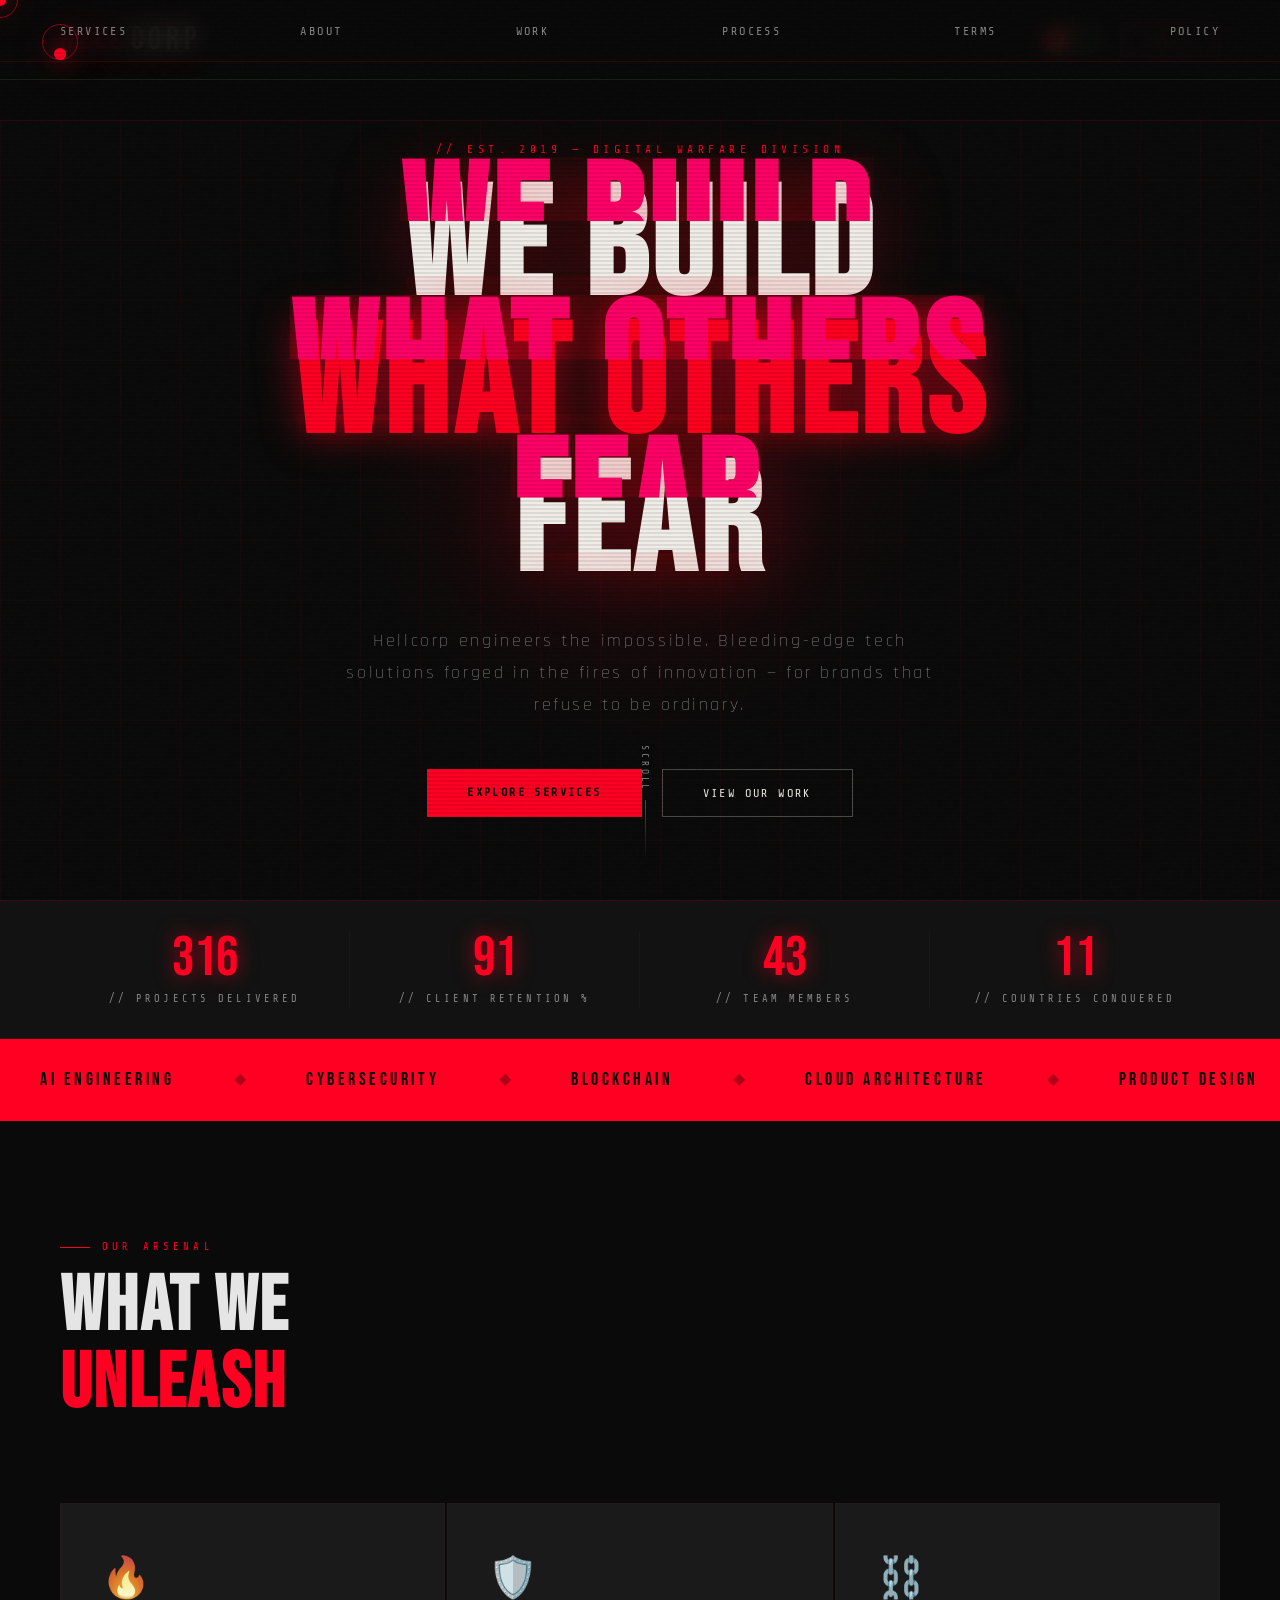
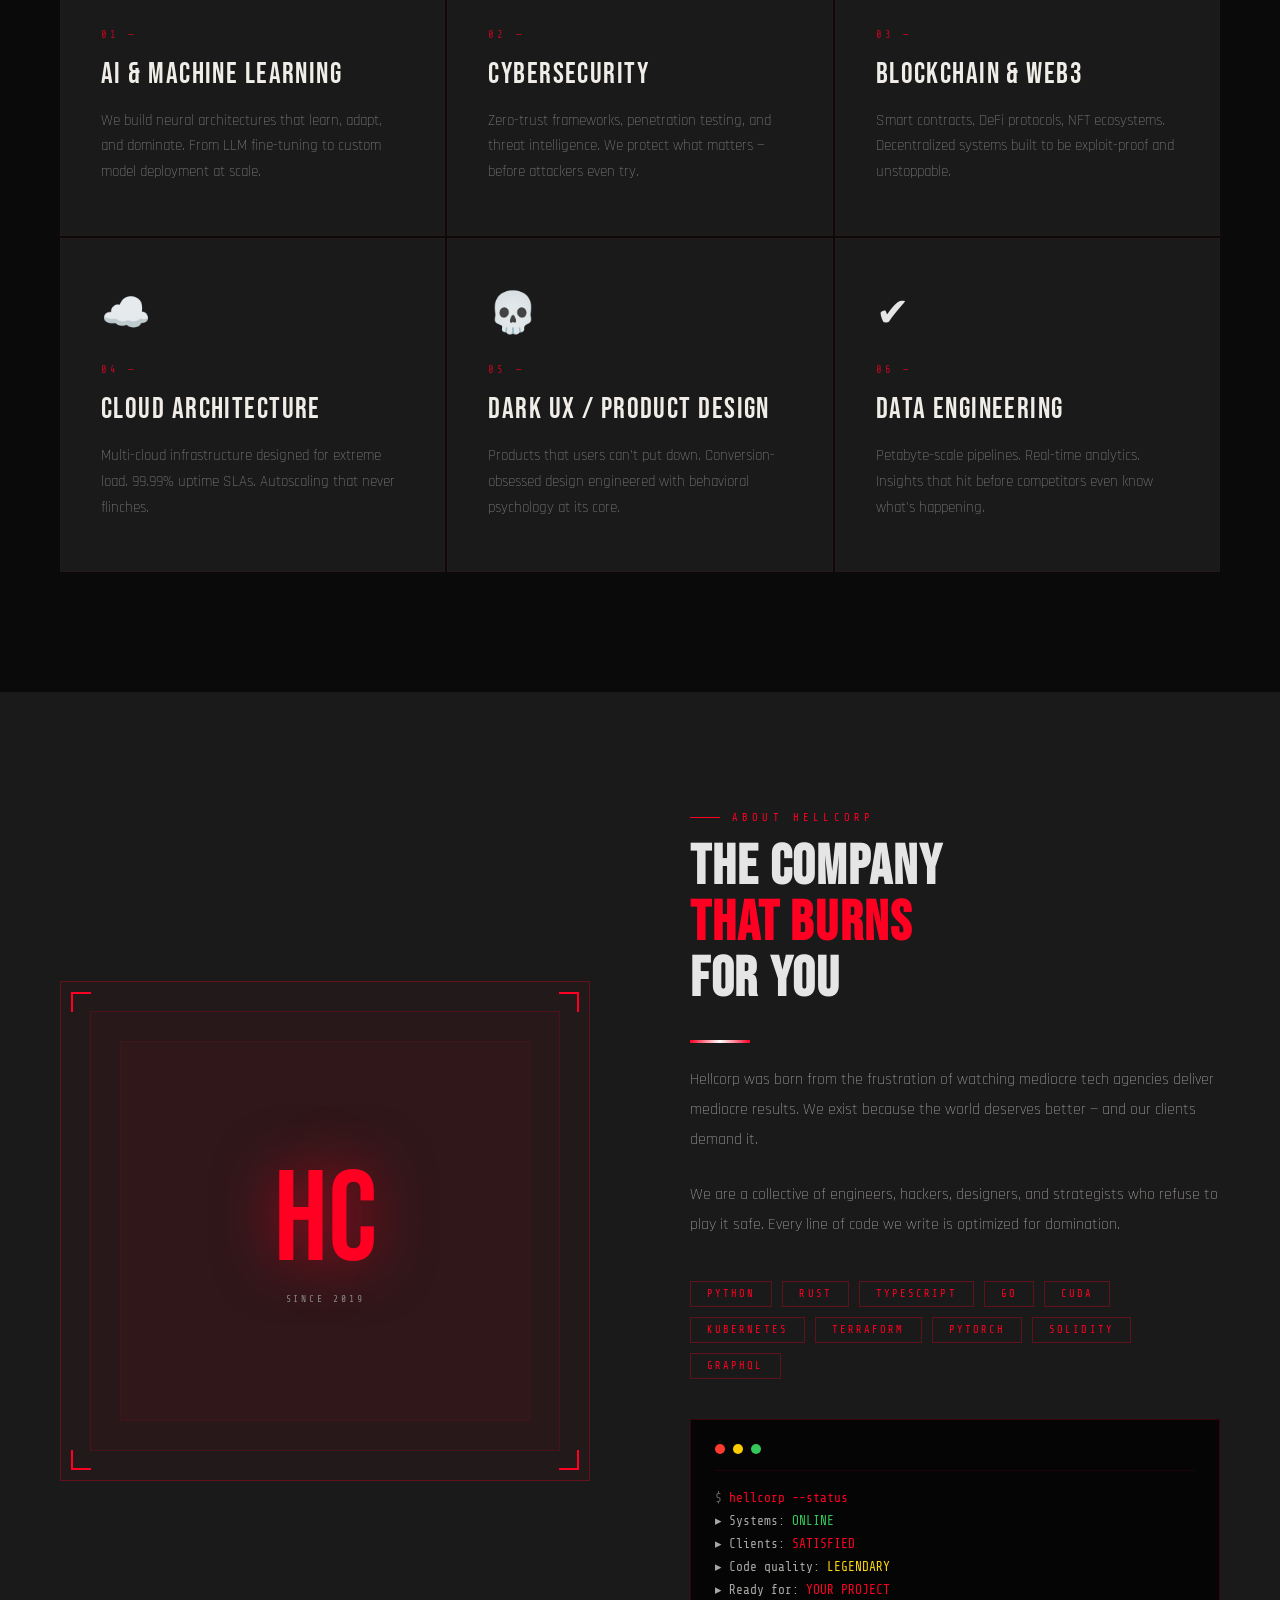
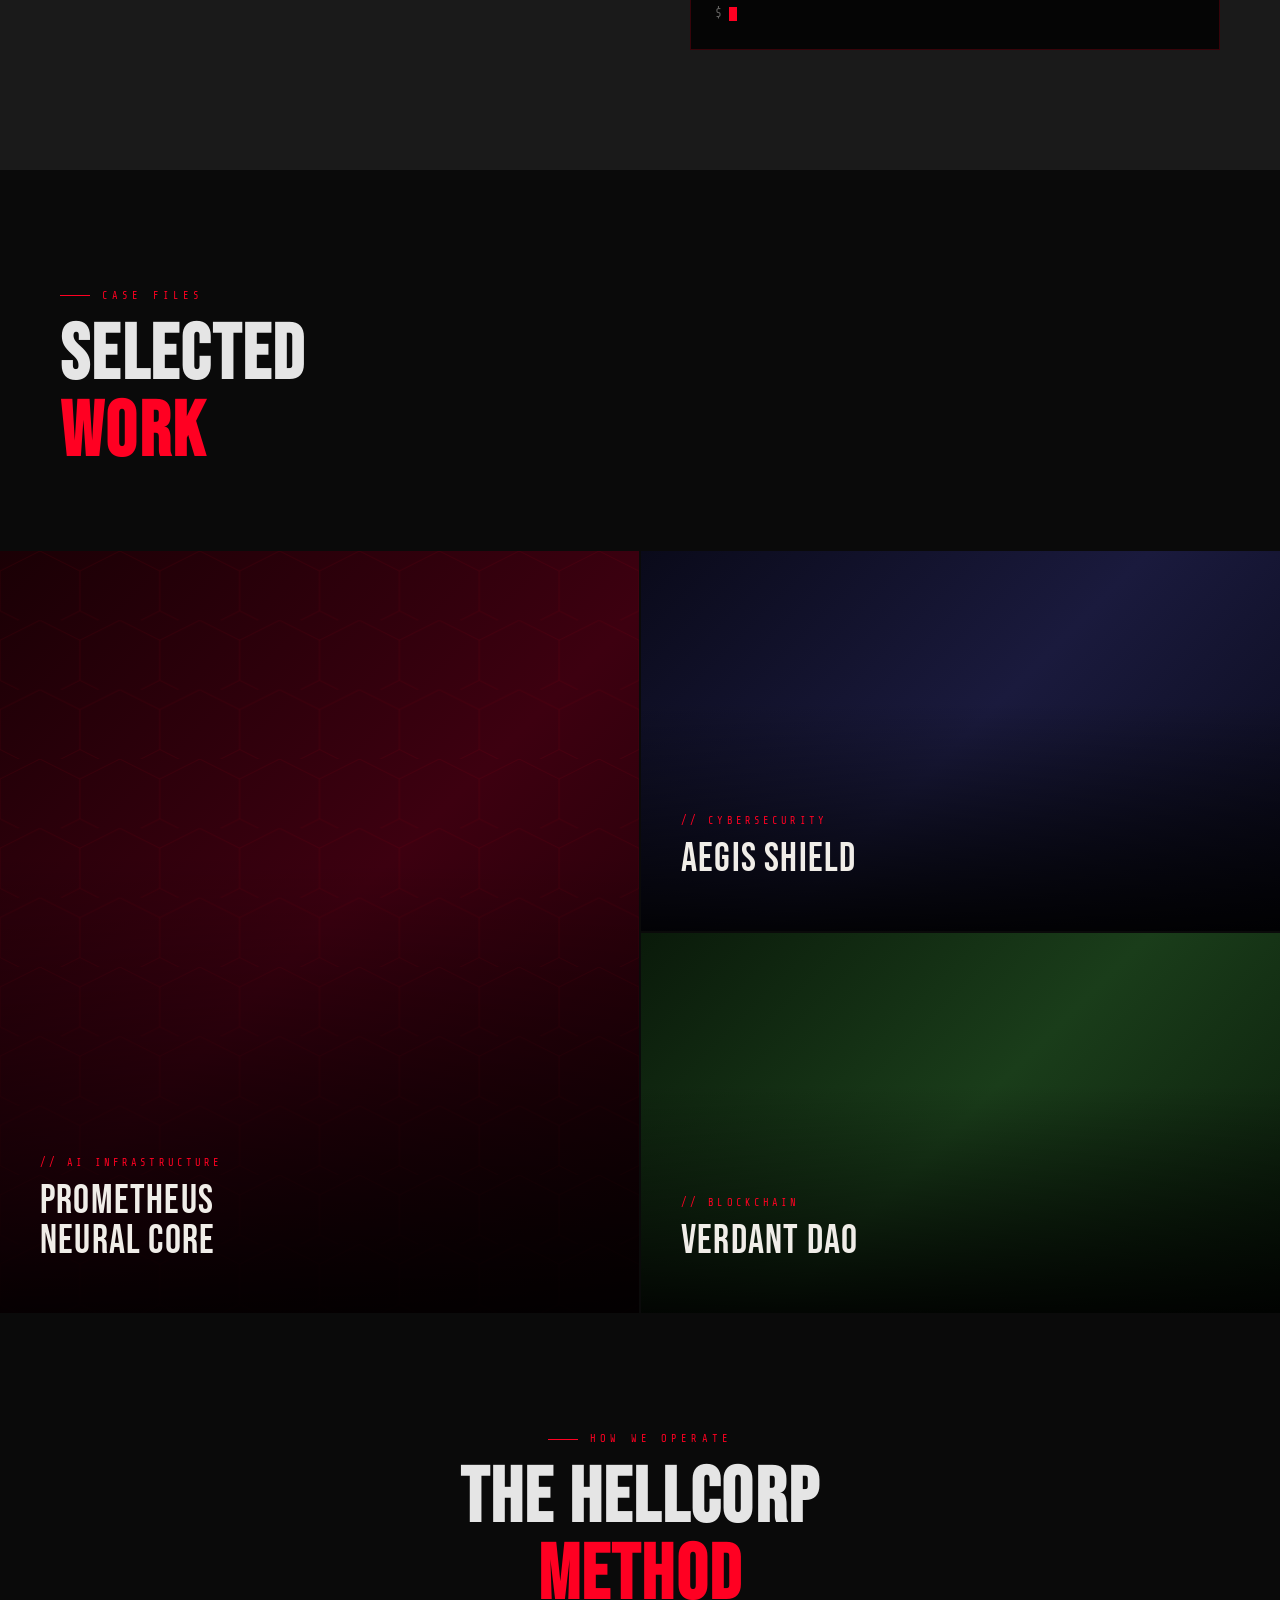
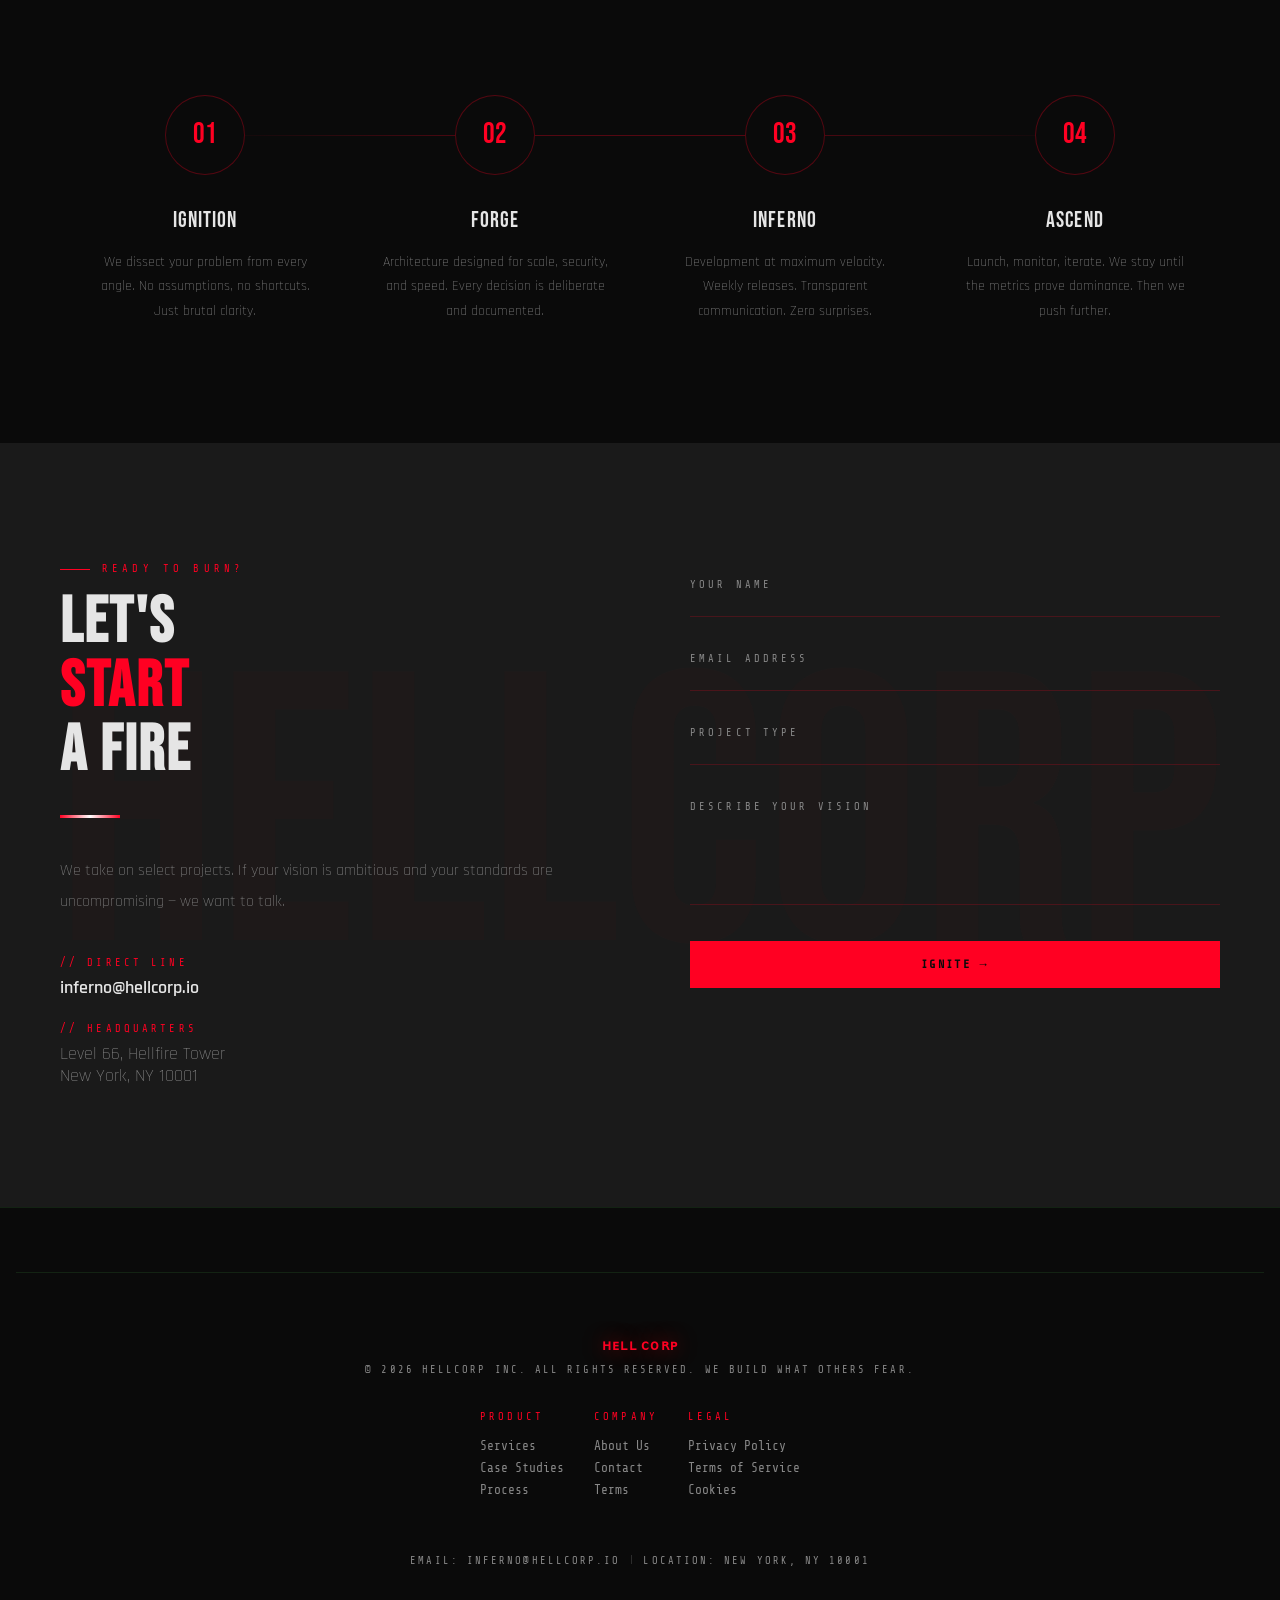
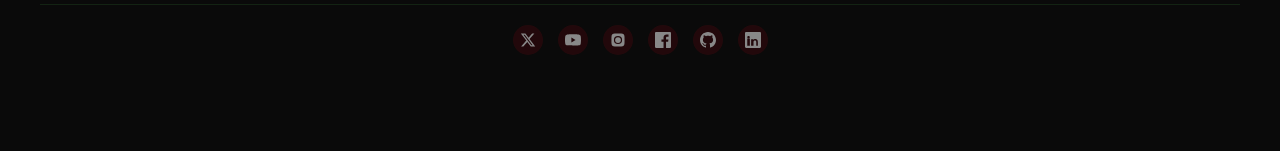
<file: 123.html>
<!DOCTYPE html>
<html lang="en">
<head>
<meta charset="UTF-8">
<meta name="viewport" content="width=device-width, initial-scale=1.0">
<title>ʜᴇʟʟx ᴄᴏʀᴘ | ᴡᴇ ʙᴜɪʟᴅ ᴡʜᴀᴛ ᴏᴛʜᴇʀꜱ ꜰᴇᴀʀ</title>
<link href="https://fonts.googleapis.com/css2?family=Bebas+Neue&family=Share+Tech+Mono&family=Rajdhani:wght@300;400;600;700&display=swap" rel="stylesheet">
<style>
  :root {
    --hell-red: #FF0022;
    --hell-orange: #FF4500;
    --ember: #FF6B00;
    --ash: #1A1A1A;
    --void: #0A0A0A;
    --smoke: #2D2D2D;
    --white: #F0EDE8;
    --dim: #888888;
    --glow: rgba(255,0,34,0.6);
  }
  * { margin:0; padding:0; box-sizing:border-box; }
  html { scroll-behavior: smooth; }
  body {
    background: var(--void);
    color: var(--white);
    font-family: 'Rajdhani', sans-serif;
    cursor: none;
    overflow-x: hidden;
  }
  .cursor {
    position: fixed;
    width: 12px; height: 12px;
    background: var(--hell-red);
    border-radius: 50%;
    pointer-events: none;
    z-index: 9999;
    transform: translate(-50%,-50%);
    transition: transform 0.1s;
    box-shadow: 0 0 20px var(--glow), 0 0 40px var(--glow);
  }
  .cursor-ring {
    position: fixed;
    width: 36px; height: 36px;
    border: 1px solid rgba(255,0,34,0.5);
    border-radius: 50%;
    pointer-events: none;
    z-index: 9998;
    transform: translate(-50%,-50%);
    transition: all 0.15s ease;
  }
  body::before {
    content: '';
    position: fixed;
    inset: 0;
    background-image: url("data:image/svg+xml,%3Csvg viewBox='0 0 256 256' xmlns='http://www.w3.org/2000/svg'%3E%3Cfilter id='n'%3E%3CfeTurbulence type='fractalNoise' baseFrequency='0.9' numOctaves='4' stitchTiles='stitch'/%3E%3C/filter%3E%3Crect width='100%25' height='100%25' filter='url(%23n)' opacity='0.04'/%3E%3C/svg%3E");
    pointer-events: none;
    z-index: 9000;
    opacity: 0.35;
  }
  body::after {
    content: '';
    position: fixed;
    inset: 0;
    background: repeating-linear-gradient(0deg, transparent, transparent 2px, rgba(0,0,0,0.08) 2px, rgba(0,0,0,0.08) 4px);
    pointer-events: none;
    z-index: 9001;
  }
  nav {
    position: fixed;
    top: 0; left: 0; right: 0;
    z-index: 1000;
    display: flex;
    justify-content: space-between;
    align-items: center;
    padding: 20px 60px;
    border-bottom: 1px solid rgba(255,0,34,0.15);
    background: rgba(10,10,10,0.85);
    backdrop-filter: blur(10px);
  }
  .logo {
    font-family: 'Bebas Neue', sans-serif;
    font-size: 2rem;
    letter-spacing: 0.15em;
    color: var(--hell-red);
    text-shadow: 0 0 30px var(--glow);
    animation: flicker 4s infinite;
  }
  .logo span { color: var(--white); }
  @keyframes flicker {
    0%,95%,100% { opacity:1; }
    96% { opacity:0.8; }
    97% { opacity:1; }
    98% { opacity:0.6; }
    99% { opacity:1; }
  }
  .nav-links {
    display: flex;
    gap: 40px;
    list-style: none;
  }
  .nav-links a {
    font-family: 'Share Tech Mono', monospace;
    font-size: 0.75rem;
    letter-spacing: 0.2em;
    color: var(--dim);
    text-decoration: none;
    text-transform: uppercase;
    transition: color 0.3s, text-shadow 0.3s;
    position: relative;
  }
  .nav-links a::after {
    content: '';
    position: absolute;
    bottom: -4px; left: 0;
    width: 0; height: 1px;
    background: var(--hell-red);
    transition: width 0.3s;
  }
  .nav-links a:hover { color: var(--hell-red); text-shadow: 0 0 15px var(--glow); }
  .nav-links a:hover::after { width: 100%; }
  .nav-btn {
    font-family: 'Share Tech Mono', monospace;
    font-size: 0.7rem;
    letter-spacing: 0.2em;
    text-transform: uppercase;
    border: 1px solid var(--hell-red);
    color: var(--hell-red);
    background: transparent;
    padding: 10px 24px;
    cursor: none;
    transition: all 0.3s;
    position: relative;
    overflow: hidden;
  }
  .nav-btn::before {
    content: '';
    position: absolute;
    inset: 0;
    background: var(--hell-red);
    transform: scaleX(0);
    transform-origin: left;
    transition: transform 0.3s;
    z-index: -1;
  }
  .nav-btn:hover { color: var(--void); }
  .nav-btn:hover::before { transform: scaleX(1); }
  .hero {
    min-height: 100vh;
    display: flex;
    align-items: center;
    justify-content: center;
    position: relative;
    overflow: hidden;
    padding: 120px 60px 60px;
  }
  .grid-bg {
    position: absolute;
    inset: 0;
    background-image:
      linear-gradient(rgba(255,0,34,0.04) 1px, transparent 1px),
      linear-gradient(90deg, rgba(255,0,34,0.04) 1px, transparent 1px);
    background-size: 60px 60px;
    animation: gridMove 20s linear infinite;
  }
  @keyframes gridMove {
    0% { transform: perspective(500px) rotateX(20deg) translateY(0); }
    100% { transform: perspective(500px) rotateX(20deg) translateY(60px); }
  }
  .hero-glow {
    position: absolute;
    width: 600px; height: 600px;
    border-radius: 50%;
    background: radial-gradient(circle, rgba(255,0,34,0.12) 0%, transparent 70%);
    top: 50%; left: 50%;
    transform: translate(-50%, -50%);
    animation: pulse 3s ease-in-out infinite;
  }
  @keyframes pulse {
    0%,100% { transform: translate(-50%,-50%) scale(1); opacity:0.6; }
    50% { transform: translate(-50%,-50%) scale(1.2); opacity:1; }
  }
  .particles { position: absolute; inset: 0; overflow: hidden; pointer-events: none; }
  .particle {
    position: absolute;
    width: 2px; height: 2px;
    background: var(--hell-red);
    border-radius: 50%;
    animation: rise linear infinite;
    box-shadow: 0 0 6px var(--glow);
  }
  @keyframes rise {
    0% { transform: translateY(100vh) translateX(0); opacity: 0; }
    10% { opacity: 1; }
    90% { opacity: 1; }
    100% { transform: translateY(-100px) translateX(40px); opacity: 0; }
  }
  .hero-content {
    position: relative;
    z-index: 10;
    text-align: center;
    max-width: 1000px;
  }
  .hero-tag {
    font-family: 'Share Tech Mono', monospace;
    font-size: 0.7rem;
    letter-spacing: 0.4em;
    color: var(--hell-red);
    text-transform: uppercase;
    margin-bottom: 24px;
    animation: fadeUp 0.8s ease 0.2s both;
  }
  .hero-title {
    font-family: 'Bebas Neue', sans-serif;
    font-size: clamp(5rem, 12vw, 11rem);
    line-height: 0.9;
    letter-spacing: 0.03em;
    color: var(--white);
    text-shadow: 0 0 80px rgba(255,0,34,0.3);
    animation: fadeUp 0.8s ease 0.4s both;
    position: relative;
  }
  .hero-title .red { color: var(--hell-red); text-shadow: 0 0 40px var(--glow); }
  .glitch { position: relative; }
  .glitch::before, .glitch::after {
    content: attr(data-text);
    position: absolute;
    top: 0; left: 0;
    width: 100%; height: 100%;
    font-family: 'Bebas Neue', sans-serif;
    font-size: inherit;
    line-height: inherit;
    letter-spacing: inherit;
  }
  .glitch::before {
    color: #FF0066;
    animation: glitch1 3s infinite 1s;
    clip-path: polygon(0 0, 100% 0, 100% 35%, 0 35%);
    transform: translateX(-3px);
  }
  .glitch::after {
    color: #00FFFF;
    animation: glitch2 3s infinite 1s;
    clip-path: polygon(0 65%, 100% 65%, 100% 100%, 0 100%);
    transform: translateX(3px);
  }
  @keyframes glitch1 {
    0%,100% { opacity:0; transform: translateX(-3px); }
    92%,95% { opacity:0; }
    93%,94% { opacity:0.8; transform: translateX(-6px) skewX(-5deg); }
  }
  @keyframes glitch2 {
    0%,100% { opacity:0; transform: translateX(3px); }
    92%,95% { opacity:0; }
    93%,94% { opacity:0.8; transform: translateX(6px) skewX(5deg); }
  }
  .hero-sub {
    font-family: 'Rajdhani', sans-serif;
    font-size: 1.1rem;
    font-weight: 300;
    letter-spacing: 0.15em;
    color: var(--dim);
    margin-top: 32px;
    line-height: 1.8;
    max-width: 600px;
    margin-left: auto;
    margin-right: auto;
    animation: fadeUp 0.8s ease 0.6s both;
  }
  .hero-btns {
    display: flex;
    gap: 20px;
    justify-content: center;
    margin-top: 48px;
    animation: fadeUp 0.8s ease 0.8s both;
  }
  .btn-primary {
    font-family: 'Share Tech Mono', monospace;
    font-size: 0.75rem;
    letter-spacing: 0.2em;
    text-transform: uppercase;
    background: var(--hell-red);
    color: var(--void);
    border: none;
    padding: 16px 40px;
    cursor: none;
    font-weight: 700;
    position: relative;
    overflow: hidden;
    transition: all 0.3s;
    text-decoration: none;
    display: inline-block;
  }
  .btn-primary::after {
    content: '';
    position: absolute;
    inset: 0;
    background: linear-gradient(135deg, transparent 40%, rgba(255,255,255,0.2) 50%, transparent 60%);
    transform: translateX(-100%);
    transition: transform 0.5s;
  }
  .btn-primary:hover { box-shadow: 0 0 40px var(--glow); transform: translateY(-2px); }
  .btn-primary:hover::after { transform: translateX(200%); }
  .btn-secondary {
    font-family: 'Share Tech Mono', monospace;
    font-size: 0.75rem;
    letter-spacing: 0.2em;
    text-transform: uppercase;
    background: transparent;
    color: var(--white);
    border: 1px solid rgba(240,237,232,0.3);
    padding: 16px 40px;
    cursor: none;
    transition: all 0.3s;
    text-decoration: none;
    display: inline-block;
  }
  .btn-secondary:hover { border-color: var(--white); background: rgba(240,237,232,0.05); }
  .scroll-ind {
    position: absolute;
    bottom: 40px;
    left: 50%;
    transform: translateX(-50%);
    display: flex;
    flex-direction: column;
    align-items: center;
    gap: 8px;
    animation: fadeUp 1s ease 1.2s both;
  }
  .scroll-line {
    width: 1px;
    height: 60px;
    background: linear-gradient(to bottom, var(--hell-red), transparent);
    animation: scrollAnim 2s ease-in-out infinite;
  }
  @keyframes scrollAnim {
    0%,100% { transform: scaleY(1); opacity:1; }
    50% { transform: scaleY(0.5); opacity:0.5; }
  }
  .scroll-txt {
    font-family: 'Share Tech Mono', monospace;
    font-size: 0.6rem;
    letter-spacing: 0.3em;
    color: var(--dim);
    text-transform: uppercase;
    writing-mode: vertical-lr;
  }
  @keyframes fadeUp {
    from { opacity:0; transform: translateY(30px); }
    to { opacity:1; transform: translateY(0); }
  }
  .stats {
    border-top: 1px solid rgba(255,0,34,0.15);
    border-bottom: 1px solid rgba(255,0,34,0.15);
    background: rgba(20,20,20,0.8);
    padding: 30px 60px;
    display: grid;
    grid-template-columns: repeat(4, 1fr);
    gap: 0;
  }
  .stat {
    text-align: center;
    padding: 0 40px;
    border-right: 1px solid rgba(255,0,34,0.1);
    position: relative;
  }
  .stat:last-child { border-right: none; }
  .stat-num {
    font-family: 'Bebas Neue', sans-serif;
    font-size: 3.5rem;
    color: var(--hell-red);
    text-shadow: 0 0 20px var(--glow);
    line-height: 1;
    display: block;
  }
  .stat-label {
    font-family: 'Share Tech Mono', monospace;
    font-size: 0.65rem;
    letter-spacing: 0.3em;
    color: var(--dim);
    text-transform: uppercase;
    margin-top: 4px;
  }
  .section {
    padding: 120px 60px;
    position: relative;
  }
  .section-header {
    margin-bottom: 80px;
    position: relative;
  }
  .section-tag {
    font-family: 'Share Tech Mono', monospace;
    font-size: 0.65rem;
    letter-spacing: 0.4em;
    color: var(--hell-red);
    text-transform: uppercase;
    margin-bottom: 16px;
    display: flex;
    align-items: center;
    gap: 12px;
  }
  .section-tag::before {
    content: '';
    width: 30px; height: 1px;
    background: var(--hell-red);
  }
  .section-title {
    font-family: 'Bebas Neue', sans-serif;
    font-size: clamp(3rem, 6vw, 6rem);
    line-height: 1;
    letter-spacing: 0.03em;
  }
  .services-grid {
    display: grid;
    grid-template-columns: repeat(3, 1fr);
    gap: 2px;
  }
  .service-card {
    background: var(--ash);
    padding: 50px 40px;
    position: relative;
    overflow: hidden;
    cursor: none;
    transition: all 0.4s;
    border: 1px solid rgba(255,0,34,0.05);
  }
  .service-card::before {
    content: '';
    position: absolute;
    bottom: 0; left: 0;
    width: 100%; height: 2px;
    background: var(--hell-red);
    transform: scaleX(0);
    transform-origin: left;
    transition: transform 0.4s;
  }
  .service-card::after {
    content: '';
    position: absolute;
    inset: 0;
    background: linear-gradient(135deg, rgba(255,0,34,0.05), transparent);
    opacity: 0;
    transition: opacity 0.4s;
  }
  .service-card:hover {
    transform: translateY(-4px);
    background: #222;
    border-color: rgba(255,0,34,0.2);
  }
  .service-card:hover::before { transform: scaleX(1); }
  .service-card:hover::after { opacity: 1; }
  .service-icon {
    font-size: 2.5rem;
    margin-bottom: 24px;
    display: block;
    filter: grayscale(0.3);
    transition: filter 0.3s;
  }
  .service-card:hover .service-icon { filter: none; }
  .service-num {
    font-family: 'Share Tech Mono', monospace;
    font-size: 0.65rem;
    letter-spacing: 0.3em;
    color: var(--hell-red);
    margin-bottom: 16px;
    opacity: 0.7;
  }
  .service-title {
    font-family: 'Bebas Neue', sans-serif;
    font-size: 1.8rem;
    letter-spacing: 0.05em;
    margin-bottom: 16px;
    color: var(--white);
  }
  .service-desc {
    font-size: 0.95rem;
    font-weight: 300;
    color: var(--dim);
    line-height: 1.7;
  }
  .service-arrow {
    position: absolute;
    bottom: 30px; right: 30px;
    font-size: 1.5rem;
    color: var(--hell-red);
    opacity: 0;
    transform: translate(-10px, 10px);
    transition: all 0.3s;
  }
  .service-card:hover .service-arrow { opacity: 1; transform: translate(0,0); }
  .marquee-section {
    padding: 30px 0;
    background: var(--hell-red);
    overflow: hidden;
    white-space: nowrap;
  }
  .marquee-track {
    display: inline-flex;
    animation: marquee 20s linear infinite;
  }
  .marquee-item {
    font-family: 'Bebas Neue', sans-serif;
    font-size: 1.1rem;
    letter-spacing: 0.2em;
    color: var(--void);
    margin: 0 40px;
    text-transform: uppercase;
  }
  .marquee-dot {
    color: rgba(0,0,0,0.3);
    margin: 0 20px;
  }
  @keyframes marquee {
    from { transform: translateX(0); }
    to { transform: translateX(-50%); }
  }
  .about-grid {
    display: grid;
    grid-template-columns: 1fr 1fr;
    gap: 100px;
    align-items: center;
  }
  .about-visual {
    position: relative;
    height: 500px;
  }
  .about-box {
    position: absolute;
    border: 1px solid rgba(255,0,34,0.3);
    background: rgba(255,0,34,0.03);
  }
  .about-box-1 { inset: 0; animation: boxFloat1 6s ease-in-out infinite; }
  .about-box-2 { inset: 30px; border-color: rgba(255,0,34,0.15); animation: boxFloat2 8s ease-in-out infinite; }
  .about-box-3 { inset: 60px; border-color: rgba(255,0,34,0.08); animation: boxFloat1 10s ease-in-out infinite reverse; }
  @keyframes boxFloat1 {
    0%,100% { transform: translate(0,0) rotate(0deg); }
    50% { transform: translate(5px,-5px) rotate(0.5deg); }
  }
  @keyframes boxFloat2 {
    0%,100% { transform: translate(0,0) rotate(0deg); }
    50% { transform: translate(-5px,5px) rotate(-0.5deg); }
  }
  .about-center {
    position: absolute;
    top: 50%; left: 50%;
    transform: translate(-50%,-50%);
    text-align: center;
  }
  .hell-symbol {
    font-family: 'Bebas Neue', sans-serif;
    font-size: 8rem;
    color: var(--hell-red);
    text-shadow: 0 0 60px var(--glow);
    line-height: 1;
    animation: symbolPulse 3s ease-in-out infinite;
  }
  @keyframes symbolPulse {
    0%,100% { text-shadow: 0 0 60px var(--glow); }
    50% { text-shadow: 0 0 100px var(--glow), 0 0 150px rgba(255,0,34,0.3); }
  }
  .corner-mark {
    position: absolute;
    width: 20px; height: 20px;
    border-color: var(--hell-red);
    border-style: solid;
  }
  .corner-mark.tl { top: 10px; left: 10px; border-width: 2px 0 0 2px; }
  .corner-mark.tr { top: 10px; right: 10px; border-width: 2px 2px 0 0; }
  .corner-mark.bl { bottom: 10px; left: 10px; border-width: 0 0 2px 2px; }
  .corner-mark.br { bottom: 10px; right: 10px; border-width: 0 2px 2px 0; }
  .about-text p {
    font-size: 1rem;
    font-weight: 300;
    color: rgba(240,237,232,0.7);
    line-height: 1.9;
    margin-bottom: 24px;
  }
  .tech-tags {
    display: flex;
    flex-wrap: wrap;
    gap: 10px;
    margin-top: 40px;
  }
  .tag {
    font-family: 'Share Tech Mono', monospace;
    font-size: 0.65rem;
    letter-spacing: 0.2em;
    text-transform: uppercase;
    border: 1px solid rgba(255,0,34,0.3);
    color: var(--hell-red);
    padding: 6px 16px;
    position: relative;
    overflow: hidden;
    transition: all 0.3s;
    cursor: none;
  }
  .tag:hover {
    background: rgba(255,0,34,0.1);
    border-color: var(--hell-red);
  }
  .projects-grid {
    display: grid;
    grid-template-columns: repeat(2, 1fr);
    gap: 2px;
  }
  .project-card {
    position: relative;
    height: 380px;
    overflow: hidden;
    cursor: none;
    background: var(--ash);
  }
  .project-card:first-child {
    grid-row: span 2;
    height: auto;
  }
  .project-bg {
    position: absolute;
    inset: 0;
    transition: transform 0.6s ease;
  }
  .project-card:hover .project-bg { transform: scale(1.05); }
  .project-bg-1 { background: linear-gradient(135deg, #1a0005, #3d0010, #1a0005); }
  .project-bg-2 { background: linear-gradient(135deg, #0a0a1a, #1a1a3d, #0a0a1a); }
  .project-bg-3 { background: linear-gradient(135deg, #0a1a0a, #1a3d1a, #0a1a0a); }
  .project-pattern {
    position: absolute;
    inset: 0;
    opacity: 0.1;
  }
  .project-overlay {
    position: absolute;
    inset: 0;
    background: linear-gradient(to top, rgba(0,0,0,0.9) 0%, transparent 60%);
    display: flex;
    flex-direction: column;
    justify-content: flex-end;
    padding: 40px;
    transition: all 0.4s;
  }
  .project-card:hover .project-overlay {
    background: linear-gradient(to top, rgba(0,0,0,0.95) 0%, rgba(0,0,0,0.3) 100%);
  }
  .project-cat {
    font-family: 'Share Tech Mono', monospace;
    font-size: 0.65rem;
    letter-spacing: 0.3em;
    color: var(--hell-red);
    text-transform: uppercase;
    margin-bottom: 12px;
  }
  .project-name {
    font-family: 'Bebas Neue', sans-serif;
    font-size: 2.5rem;
    letter-spacing: 0.03em;
    color: var(--white);
    margin-bottom: 12px;
    line-height: 1;
  }
  .project-desc {
    font-size: 0.9rem;
    color: rgba(240,237,232,0.6);
    font-weight: 300;
    line-height: 1.6;
    max-height: 0;
    overflow: hidden;
    transition: max-height 0.4s;
  }
  .project-card:hover .project-desc { max-height: 100px; }
  .process-grid {
    display: grid;
    grid-template-columns: repeat(4, 1fr);
    gap: 0;
    position: relative;
  }
  .process-grid::before {
    content: '';
    position: absolute;
    top: 40px;
    left: 12.5%;
    right: 12.5%;
    height: 1px;
    background: linear-gradient(to right, transparent, rgba(255,0,34,0.3), rgba(255,0,34,0.3), transparent);
  }
  .process-step {
    padding: 0 30px;
    text-align: center;
    position: relative;
  }
  .step-num {
    width: 80px; height: 80px;
    border: 1px solid rgba(255,0,34,0.3);
    border-radius: 50%;
    display: flex;
    align-items: center;
    justify-content: center;
    margin: 0 auto 32px;
    font-family: 'Bebas Neue', sans-serif;
    font-size: 1.8rem;
    color: var(--hell-red);
    background: var(--void);
    position: relative;
    z-index: 1;
    transition: all 0.3s;
    cursor: none;
  }
  .step-num:hover {
    background: var(--hell-red);
    color: var(--void);
    box-shadow: 0 0 30px var(--glow);
    border-color: var(--hell-red);
  }
  .step-title {
    font-family: 'Bebas Neue', sans-serif;
    font-size: 1.4rem;
    letter-spacing: 0.05em;
    margin-bottom: 16px;
  }
  .step-desc {
    font-size: 0.9rem;
    font-weight: 300;
    color: var(--dim);
    line-height: 1.7;
  }
  .contact-section {
    background: var(--ash);
    padding: 120px 60px;
    position: relative;
    overflow: hidden;
  }
  .contact-section::before {
    content: 'HELLCORP';
    position: absolute;
    font-family: 'Bebas Neue', sans-serif;
    font-size: 30vw;
    color: rgba(255,0,34,0.02);
    top: 50%;
    left: 50%;
    transform: translate(-50%,-50%);
    white-space: nowrap;
    pointer-events: none;
    line-height: 1;
  }
  .contact-inner {
    display: grid;
    grid-template-columns: 1fr 1fr;
    gap: 100px;
    align-items: start;
    position: relative;
    z-index: 1;
  }
  .contact-form {
    display: flex;
    flex-direction: column;
    gap: 20px;
  }
  .form-group {
    position: relative;
  }
  .form-input, .form-textarea {
    width: 100%;
    background: transparent;
    border: none;
    border-bottom: 1px solid rgba(255,0,34,0.2);
    color: var(--white);
    font-family: 'Rajdhani', sans-serif;
    font-size: 1rem;
    font-weight: 300;
    padding: 16px 0;
    outline: none;
    transition: border-color 0.3s;
  }
  .form-input:focus, .form-textarea:focus {
    border-bottom-color: var(--hell-red);
  }
  .form-textarea { height: 120px; resize: none; }
  .form-label {
    position: absolute;
    top: 16px; left: 0;
    font-family: 'Share Tech Mono', monospace;
    font-size: 0.65rem;
    letter-spacing: 0.3em;
    text-transform: uppercase;
    color: var(--dim);
    transition: all 0.3s;
    pointer-events: none;
  }
  .form-input:focus ~ .form-label,
  .form-input:not(:placeholder-shown) ~ .form-label,
  .form-textarea:focus ~ .form-label,
  .form-textarea:not(:placeholder-shown) ~ .form-label {
    top: -12px;
    font-size: 0.55rem;
    color: var(--hell-red);
  }
  .form-input::placeholder, .form-textarea::placeholder { color: transparent; }
  footer {
    background: var(--void);
    border-top: 1px solid rgba(255,0,34,0.1);
    padding: 40px 60px;
    display: flex;
    justify-content: space-between;
    align-items: center;
  }
  .footer-logo {
    font-family: 'Bebas Neue', sans-serif;
    font-size: 1.5rem;
    letter-spacing: 0.1em;
    color: var(--hell-red);
    text-shadow: 0 0 20px var(--glow);
  }
  .footer-copy {
    font-family: 'Share Tech Mono', monospace;
    font-size: 0.6rem;
    letter-spacing: 0.2em;
    color: var(--dim);
  }
  .footer-socials {
    display: flex;
    gap: 20px;
  }
  .footer-socials a {
    font-family: 'Share Tech Mono', monospace;
    font-size: 0.65rem;
    letter-spacing: 0.2em;
    color: var(--dim);
    text-decoration: none;
    text-transform: uppercase;
    transition: color 0.3s;
    cursor: none;
  }
  .footer-socials a:hover { color: var(--hell-red); }
  .terminal {
    background: rgba(0,0,0,0.8);
    border: 1px solid rgba(255,0,34,0.2);
    padding: 24px;
    font-family: 'Share Tech Mono', monospace;
    font-size: 0.8rem;
    line-height: 1.8;
    margin-top: 60px;
  }
  .terminal-bar {
    display: flex;
    gap: 8px;
    margin-bottom: 16px;
    padding-bottom: 16px;
    border-bottom: 1px solid rgba(255,0,34,0.1);
  }
  .t-dot {
    width: 10px; height: 10px;
    border-radius: 50%;
  }
  .t-red { background: #FF3B30; }
  .t-yellow { background: #FFCC00; }
  .t-green { background: #34C759; }
  .t-line { color: rgba(240,237,232,0.4); }
  .t-cmd { color: var(--hell-red); }
  .t-output { color: rgba(240,237,232,0.7); }
  .blink {
    display: inline-block;
    width: 8px; height: 14px;
    background: var(--hell-red);
    vertical-align: middle;
    animation: blink 1s step-end infinite;
  }
  @keyframes blink {
    0%,100% { opacity:1; }
    50% { opacity:0; }
  }
  .reveal {
    opacity: 0;
    transform: translateY(40px);
    transition: all 0.7s ease;
  }
  .reveal.visible {
    opacity: 1;
    transform: translateY(0);
  }
  .red-accent {
    display: inline-block;
    width: 60px; height: 3px;
    background: var(--hell-red);
    margin-bottom: 16px;
    position: relative;
    overflow: hidden;
  }
  .red-accent::after {
    content: '';
    position: absolute;
    inset: 0;
    background: linear-gradient(to right, transparent, white, transparent);
    animation: shine 2s infinite;
  }
  @keyframes shine {
    from { transform: translateX(-100%); }
    to { transform: translateX(100%); }
  }
</style>
</head>
<body>

<!-- CUSTOM CURSOR -->
<div class="cursor" id="cursor"></div>
<div class="cursor-ring" id="cursorRing"></div>

<!-- NAV (loaded from header.html) -->
<nav id="site-header"></nav>

<!-- PARTICLES -->
<div class="particles" id="particles"></div>

<!-- HERO -->
<section class="hero">
  <div class="grid-bg"></div>
  <div class="hero-glow"></div>
  <div class="hero-content">
    <div class="hero-tag">// EST. 2019 — DIGITAL WARFARE DIVISION</div>
    <h1 class="hero-title">
      <span class="glitch" data-text="WE BUILD">WE BUILD</span><br>
      <span class="red glitch" data-text="WHAT OTHERS">WHAT OTHERS</span><br>
      <span class="glitch" data-text="FEAR">FEAR</span>
    </h1>
    <p class="hero-sub">Hellcorp engineers the impossible. Bleeding-edge tech solutions forged in the fires of innovation — for brands that refuse to be ordinary.</p>
    <div class="hero-btns">
      <a href="#services" class="btn-primary">EXPLORE SERVICES</a>
      <a href="#work" class="btn-secondary">VIEW OUR WORK</a>
    </div>
  </div>
  <div class="scroll-ind">
    <div class="scroll-txt">SCROLL</div>
    <div class="scroll-line"></div>
  </div>
</section>

<!-- STATS -->
<div class="stats">
  <div class="stat reveal">
    <span class="stat-num" data-target="340">0</span>
    <span class="stat-label">// Projects Delivered</span>
  </div>
  <div class="stat reveal">
    <span class="stat-num" data-target="98">0</span>
    <span class="stat-label">// Client Retention %</span>
  </div>
  <div class="stat reveal">
    <span class="stat-num" data-target="47">0</span>
    <span class="stat-label">// Team Members</span>
  </div>
  <div class="stat reveal">
    <span class="stat-num" data-target="12">0</span>
    <span class="stat-label">// Countries Conquered</span>
  </div>
</div>

<!-- MARQUEE -->
<div class="marquee-section">
  <div class="marquee-track">
    <span class="marquee-item">AI Engineering</span><span class="marquee-dot">◆</span>
    <span class="marquee-item">Cybersecurity</span><span class="marquee-dot">◆</span>
    <span class="marquee-item">Blockchain</span><span class="marquee-dot">◆</span>
    <span class="marquee-item">Cloud Architecture</span><span class="marquee-dot">◆</span>
    <span class="marquee-item">Product Design</span><span class="marquee-dot">◆</span>
    <span class="marquee-item">Data Systems</span><span class="marquee-dot">◆</span>
    <span class="marquee-item">DevOps</span><span class="marquee-dot">◆</span>
    <span class="marquee-item">Machine Learning</span><span class="marquee-dot">◆</span>
    <span class="marquee-item">AI Engineering</span><span class="marquee-dot">◆</span>
    <span class="marquee-item">Cybersecurity</span><span class="marquee-dot">◆</span>
    <span class="marquee-item">Blockchain</span><span class="marquee-dot">◆</span>
    <span class="marquee-item">Cloud Architecture</span><span class="marquee-dot">◆</span>
    <span class="marquee-item">Product Design</span><span class="marquee-dot">◆</span>
    <span class="marquee-item">Data Systems</span><span class="marquee-dot">◆</span>
    <span class="marquee-item">DevOps</span><span class="marquee-dot">◆</span>
    <span class="marquee-item">Machine Learning</span><span class="marquee-dot">◆</span>
  </div>
</div>

<!-- SERVICES -->
<section class="section" id="services">
  <div class="section-header reveal">
    <div class="section-tag">Our Arsenal</div>
    <h2 class="section-title">WHAT WE<br><span style="color:var(--hell-red)">UNLEASH</span></h2>
  </div>
  <div class="services-grid">
    <div class="service-card reveal">
      <span class="service-icon">🔥</span>
      <div class="service-num">01 —</div>
      <div class="service-title">AI & Machine Learning</div>
      <p class="service-desc">We build neural architectures that learn, adapt, and dominate. From LLM fine-tuning to custom model deployment at scale.</p>
      <span class="service-arrow">→</span>
    </div>
    <div class="service-card reveal">
      <span class="service-icon">🛡️</span>
      <div class="service-num">02 —</div>
      <div class="service-title">Cybersecurity</div>
      <p class="service-desc">Zero-trust frameworks, penetration testing, and threat intelligence. We protect what matters — before attackers even try.</p>
      <span class="service-arrow">→</span>
    </div>
    <div class="service-card reveal">
      <span class="service-icon">⛓️</span>
      <div class="service-num">03 —</div>
      <div class="service-title">Blockchain & Web3</div>
      <p class="service-desc">Smart contracts, DeFi protocols, NFT ecosystems. Decentralized systems built to be exploit-proof and unstoppable.</p>
      <span class="service-arrow">→</span>
    </div>
    <div class="service-card reveal">
      <span class="service-icon">☁️</span>
      <div class="service-num">04 —</div>
      <div class="service-title">Cloud Architecture</div>
      <p class="service-desc">Multi-cloud infrastructure designed for extreme load. 99.99% uptime SLAs. Autoscaling that never flinches.</p>
      <span class="service-arrow">→</span>
    </div>
    <div class="service-card reveal">
      <span class="service-icon">💀</span>
      <div class="service-num">05 —</div>
      <div class="service-title">Dark UX / Product Design</div>
      <p class="service-desc">Products that users can't put down. Conversion-obsessed design engineered with behavioral psychology at its core.</p>
      <span class="service-arrow">→</span>
    </div>
    <div class="service-card reveal">
      <span class="service-icon">✔</span>
      <div class="service-num">06 —</div>
      <div class="service-title">Data Engineering</div>
      <p class="service-desc">Petabyte-scale pipelines. Real-time analytics. Insights that hit before competitors even know what's happening.</p>
      <span class="service-arrow">→</span>
    </div>
  </div>
</section>

<!-- ABOUT -->
<section class="section" id="about" style="background: var(--ash);">
  <div class="about-grid">
    <div class="about-visual reveal">
      <div class="about-box about-box-1">
        <div class="corner-mark tl"></div>
        <div class="corner-mark tr"></div>
        <div class="corner-mark bl"></div>
        <div class="corner-mark br"></div>
      </div>
      <div class="about-box about-box-2"></div>
      <div class="about-box about-box-3"></div>
      <div class="about-center">
        <div class="hell-symbol">HC</div>
        <div style="font-family:'Share Tech Mono',monospace;font-size:0.6rem;letter-spacing:0.3em;color:var(--dim);margin-top:8px;">SINCE 2019</div>
      </div>
    </div>
    <div class="about-text reveal">
      <div class="section-tag">About Hellcorp</div>
      <h2 class="section-title" style="font-size:3.5rem;margin-bottom:32px;">THE COMPANY<br><span style="color:var(--hell-red)">THAT BURNS</span><br>FOR YOU</h2>
      <div class="red-accent"></div>
      <p>Hellcorp was born from the frustration of watching mediocre tech agencies deliver mediocre results. We exist because the world deserves better — and our clients demand it.</p>
      <p>We are a collective of engineers, hackers, designers, and strategists who refuse to play it safe. Every line of code we write is optimized for domination.</p>
      <div class="tech-tags">
        <span class="tag">Python</span>
        <span class="tag">Rust</span>
        <span class="tag">TypeScript</span>
        <span class="tag">Go</span>
        <span class="tag">CUDA</span>
        <span class="tag">Kubernetes</span>
        <span class="tag">Terraform</span>
        <span class="tag">PyTorch</span>
        <span class="tag">Solidity</span>
        <span class="tag">GraphQL</span>
      </div>
      <div class="terminal" style="margin-top:40px;">
        <div class="terminal-bar">
          <div class="t-dot t-red"></div>
          <div class="t-dot t-yellow"></div>
          <div class="t-dot t-green"></div>
        </div>
        <div class="t-line">$ <span class="t-cmd">hellcorp --status</span></div>
        <div class="t-output">▸ Systems: <span style="color:#34C759">ONLINE</span></div>
        <div class="t-output">▸ Clients: <span style="color:var(--hell-red)">SATISFIED</span></div>
        <div class="t-output">▸ Code quality: <span style="color:#FFD60A">LEGENDARY</span></div>
        <div class="t-output">▸ Ready for: <span style="color:var(--hell-red)">YOUR PROJECT</span></div>
        <div class="t-line">$ <span class="blink"></span></div>
      </div>
    </div>
  </div>
</section>

<!-- WORK -->
<section class="section" id="work" style="padding-bottom:0;">
  <div class="section-header reveal">
    <div class="section-tag">Case Files</div>
    <h2 class="section-title">SELECTED<br><span style="color:var(--hell-red)">WORK</span></h2>
  </div>
</section>
<div class="projects-grid reveal">
  <div class="project-card">
    <div class="project-bg project-bg-1">
      <svg class="project-pattern" viewBox="0 0 400 800" xmlns="http://www.w3.org/2000/svg">
        <pattern id="hex1" x="0" y="0" width="50" height="43.4" patternUnits="userSpaceOnUse">
          <polygon points="25,0 50,12.5 50,37.5 25,50 0,37.5 0,12.5" fill="none" stroke="#FF0022" stroke-width="0.5"/>
        </pattern>
        <rect width="400" height="800" fill="url(#hex1)"/>
      </svg>
    </div>
    <div class="project-overlay">
      <div class="project-cat">// AI Infrastructure</div>
      <div class="project-name">PROMETHEUS<br>NEURAL CORE</div>
      <div class="project-desc">A distributed AI inference platform handling 50M+ requests daily for a Fortune 500 financial institution.</div>
    </div>
  </div>
  <div class="project-card">
    <div class="project-bg project-bg-2"></div>
    <div class="project-overlay">
      <div class="project-cat">// Cybersecurity</div>
      <div class="project-name">AEGIS SHIELD</div>
      <div class="project-desc">Zero-day threat detection system deployed across 12 enterprise networks.</div>
    </div>
  </div>
  <div class="project-card">
    <div class="project-bg project-bg-3"></div>
    <div class="project-overlay">
      <div class="project-cat">// Blockchain</div>
      <div class="project-name">VERDANT DAO</div>
      <div class="project-desc">$400M TVL DeFi protocol with custom audited smart contracts and governance layer.</div>
    </div>
  </div>
</div>

<!-- PROCESS -->
<section class="section" id="process">
  <div class="section-header reveal" style="text-align:center;">
    <div class="section-tag" style="justify-content:center;">How We Operate</div>
    <h2 class="section-title">THE HELLCORP<br><span style="color:var(--hell-red)">METHOD</span></h2>
  </div>
  <div class="process-grid">
    <div class="process-step reveal">
      <div class="step-num">01</div>
      <div class="step-title">IGNITION</div>
      <p class="step-desc">We dissect your problem from every angle. No assumptions, no shortcuts. Just brutal clarity.</p>
    </div>
    <div class="process-step reveal">
      <div class="step-num">02</div>
      <div class="step-title">FORGE</div>
      <p class="step-desc">Architecture designed for scale, security, and speed. Every decision is deliberate and documented.</p>
    </div>
    <div class="process-step reveal">
      <div class="step-num">03</div>
      <div class="step-title">INFERNO</div>
      <p class="step-desc">Development at maximum velocity. Weekly releases. Transparent communication. Zero surprises.</p>
    </div>
    <div class="process-step reveal">
      <div class="step-num">04</div>
      <div class="step-title">ASCEND</div>
      <p class="step-desc">Launch, monitor, iterate. We stay until the metrics prove dominance. Then we push further.</p>
    </div>
  </div>
</section>

<!-- CONTACT -->
<section class="contact-section" id="contact">
  <div class="contact-inner">
    <div class="reveal">
      <div class="section-tag">Ready to Burn?</div>
      <h2 class="section-title" style="font-size:4rem;margin-bottom:32px;">LET'S<br><span style="color:var(--hell-red)">START</span><br>A FIRE</h2>
      <div class="red-accent"></div>
      <p style="color:var(--dim);font-weight:300;line-height:1.9;margin-top:16px;">We take on select projects. If your vision is ambitious and your standards are uncompromising — we want to talk.</p>
      <div style="margin-top:40px;">
        <div style="font-family:'Share Tech Mono',monospace;font-size:0.65rem;letter-spacing:0.3em;color:var(--hell-red);margin-bottom:8px;">// DIRECT LINE</div>
        <div style="font-size:1.1rem;font-weight:600;margin-bottom:24px;">inferno@hellcorp.io</div>
        <div style="font-family:'Share Tech Mono',monospace;font-size:0.65rem;letter-spacing:0.3em;color:var(--hell-red);margin-bottom:8px;">// HEADQUARTERS</div>
        <div style="font-size:1.1rem;font-weight:300;color:var(--dim);">Level 66, Hellfire Tower<br>New York, NY 10001</div>
      </div>
    </div>
    <div class="contact-form reveal">
      <div class="form-group">
        <input type="text" class="form-input" placeholder="Name" id="name">
        <label class="form-label" for="name">Your Name</label>
      </div>
      <div class="form-group">
        <input type="email" class="form-input" placeholder="Email" id="email">
        <label class="form-label" for="email">Email Address</label>
      </div>
      <div class="form-group">
        <input type="text" class="form-input" placeholder="Project" id="project">
        <label class="form-label" for="project">Project Type</label>
      </div>
      <div class="form-group">
        <textarea class="form-textarea" placeholder="Message" id="message"></textarea>
        <label class="form-label" for="message">Describe Your Vision</label>
      </div>
      <button class="btn-primary" style="margin-top:10px;border:none;font-size:0.75rem;" onclick="handleSubmit()">IGNITE →</button>
    </div>
  </div>
</section>

<!-- FOOTER (loaded from footer.html) -->
<footer id="site-footer"></footer>

<script>
// ========== LOAD HEADER & FOOTER ==========
async function loadComponent(id, file) {
  try {
    const res = await fetch(file);
    const html = await res.text();
    document.getElementById(id).innerHTML = html;
  } catch(e) {
    console.warn('Failed to load ' + file, e);
  }
}

async function initComponents() {
  await Promise.all([
    loadComponent('site-header', 'header.html'),
    loadComponent('site-footer', 'footer.html')
  ]);
  // Rebind cursor hover after injection
  bindCursorHover();
}

initComponents();

// ========== CURSOR ==========
const cursor = document.getElementById('cursor');
const ring = document.getElementById('cursorRing');
let mx = 0, my = 0, rx = 0, ry = 0;
document.addEventListener('mousemove', e => {
  mx = e.clientX; my = e.clientY;
  cursor.style.left = mx + 'px';
  cursor.style.top = my + 'px';
});
function animateRing() {
  rx += (mx - rx) * 0.15;
  ry += (my - ry) * 0.15;
  ring.style.left = rx + 'px';
  ring.style.top = ry + 'px';
  requestAnimationFrame(animateRing);
}
animateRing();

function bindCursorHover() {
  document.querySelectorAll('a, button, .service-card, .step-num, .tag').forEach(el => {
    el.addEventListener('mouseenter', () => {
      cursor.style.transform = 'translate(-50%,-50%) scale(2)';
      ring.style.transform = 'translate(-50%,-50%) scale(1.5)';
      ring.style.borderColor = 'rgba(255,0,34,0.8)';
    });
    el.addEventListener('mouseleave', () => {
      cursor.style.transform = 'translate(-50%,-50%) scale(1)';
      ring.style.transform = 'translate(-50%,-50%) scale(1)';
      ring.style.borderColor = 'rgba(255,0,34,0.5)';
    });
  });
}
bindCursorHover();

// ========== PARTICLES ==========
const pContainer = document.getElementById('particles');
for (let i = 0; i < 30; i++) {
  const p = document.createElement('div');
  p.classList.add('particle');
  p.style.left = Math.random() * 100 + '%';
  p.style.width = p.style.height = (Math.random() * 3 + 1) + 'px';
  p.style.animationDuration = (Math.random() * 8 + 6) + 's';
  p.style.animationDelay = (Math.random() * 10) + 's';
  pContainer.appendChild(p);
}

// ========== SCROLL REVEAL ==========
const observer = new IntersectionObserver((entries) => {
  entries.forEach(e => {
    if (e.isIntersecting) e.target.classList.add('visible');
  });
}, { threshold: 0.1 });
document.querySelectorAll('.reveal').forEach(el => observer.observe(el));

// ========== COUNTER ==========
function animateCounter(el, target) {
  let start = 0;
  const duration = 2000;
  const step = (timestamp) => {
    if (!start) start = timestamp;
    const progress = Math.min((timestamp - start) / duration, 1);
    const eased = 1 - Math.pow(1 - progress, 3);
    el.textContent = Math.floor(eased * target);
    if (progress < 1) requestAnimationFrame(step);
    else el.textContent = target;
  };
  requestAnimationFrame(step);
}
const counterObserver = new IntersectionObserver((entries) => {
  entries.forEach(e => {
    if (e.isIntersecting) {
      const target = parseInt(e.target.dataset.target);
      animateCounter(e.target, target);
      counterObserver.unobserve(e.target);
    }
  });
}, { threshold: 0.5 });
document.querySelectorAll('.stat-num').forEach(el => counterObserver.observe(el));

// ========== FORM SUBMIT ==========
function handleSubmit() {
  const btn = event.target;
  btn.textContent = 'SENDING...';
  btn.style.background = '#FF4500';
  setTimeout(() => {
    btn.textContent = 'MESSAGE SENT ✓';
    btn.style.background = '#1a4a1a';
    btn.style.color = '#34C759';
    btn.style.borderColor = '#34C759';
  }, 1500);
}

// ========== GLITCH HOVER ==========
document.querySelectorAll('.glitch').forEach(el => {
  el.addEventListener('mouseenter', () => {
    el.style.animation = 'none';
  });
});
</script>
</body>
</html>
</file>
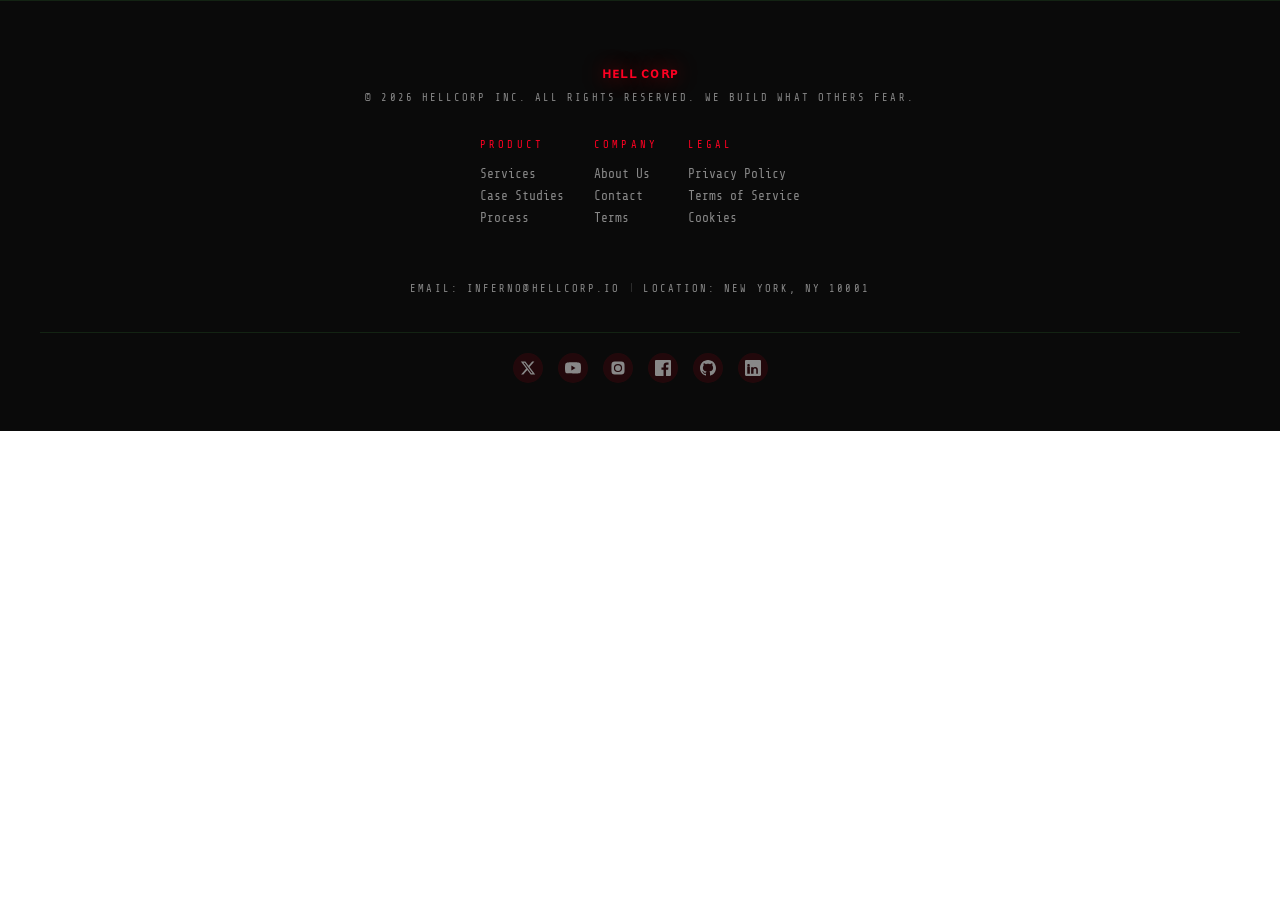
<file: footer.html>
<!DOCTYPE html>
<html lang="en">
<head>
    <meta charset="UTF-8">
    <meta name="viewport" content="width=device-width, initial-scale=1.0">
    <title>Footer Component</title>
    <link href="https://fonts.googleapis.com/css2?family=Bebas+Neue&family=Share+Tech+Mono&family=Rajdhani:wght@300;400;600;700&display=swap" rel="stylesheet">
    <style>
        :root {
            /* Dark Mode */
            --hell-red: #FF0022;
            --primary-green: #2a5f2a;
            --bg-dark: #0f0f0f;
            --void: #0A0A0A;
            --white: #F0EDE8;
            --text-muted: #888;
            --text-main: #e5e5e5;
            --glass-border: rgba(42, 95, 42, 0.3);
            --glow: rgba(255,0,34,0.6);
            --dim: #888888;
        }

        body.light-mode {
            /* Light Mode */
            --hell-red: #d40029;
            --primary-green: #1a4a1a;
            --bg-dark: #f5f5f5;
            --void: #ffffff;
            --white: #1a1a1a;
            --text-muted: #666;
            --text-main: #333;
            --glass-border: rgba(42, 95, 42, 0.15);
            --glow: rgba(212,0,41,0.3);
            --dim: #777;
        }

        * {
            margin: 0;
            padding: 0;
            box-sizing: border-box;
        }

        body {
            font-family: 'Rajdhani', sans-serif;
            color: var(--text-main);
            transition: background 0.4s ease, color 0.4s ease;
        }

        /* FOOTER */
        footer {
            background: var(--void);
            border-top: 1px solid var(--glass-border);
            padding: 4rem 1rem 3rem;
            display: flex;
            justify-content: center;
            align-items: center;
            width: 100%;
            transition: all 0.3s ease;
        }

        body.light-mode footer {
            background: #f5f5f5;
        }

        .footer-inner {
            display: flex;
            align-items: center;
            gap: 15px;
            color: var(--dim);
            font-size: 0.82rem;
            flex-wrap: wrap;
            justify-content: center;
            max-width: 1200px;
        }

        .footer-inner a {
            color: var(--dim);
            text-decoration: none;
            transition: all 0.3s;
            font-family: 'Share Tech Mono', monospace;
        }

        .footer-inner a:hover {
            color: var(--hell-red);
            text-shadow: 0 0 10px var(--glow);
        }

        .footer-separator {
            color: var(--dim);
            opacity: 0.5;
        }

        .footer-socials {
            display: flex;
            gap: 15px;
            align-items: center;
            padding-left: 15px;
            border-left: 1px solid var(--glass-border);
            margin-left: 10px;
        }

        .footer-socials a {
            display: inline-flex;
            align-items: center;
            justify-content: center;
            width: 30px;
            height: 30px;
            border-radius: 50%;
            background: rgba(255, 0, 34, 0.1);
            transition: all 0.3s;
        }

        .footer-socials a:hover {
            background: var(--hell-red);
            transform: translateY(-2px) scale(1.1);
        }

        .footer-socials svg {
            width: 16px;
            height: 16px;
            fill: var(--dim);
            transition: fill 0.3s;
        }

        .footer-socials a:hover svg {
            fill: var(--void);
        }

        .footer-logo {
            font-family: 'Bebas Neue', sans-serif;
            font-size: 0.9rem;
            letter-spacing: 0.1em;
            color: var(--hell-red);
            text-shadow: 0 0 20px var(--glow);
            font-weight: 700;
        }

        .footer-copy {
            font-family: 'Share Tech Mono', monospace;
            font-size: 0.65rem;
            letter-spacing: 0.2em;
            color: var(--dim);
            text-transform: uppercase;
        }

        /* FOOTER LINKS SECTION */
        .footer-links {
            display: flex;
            gap: 30px;
            flex-wrap: wrap;
            justify-content: center;
            align-items: center;
            margin-bottom: 20px;
        }

        .footer-links-group {
            display: flex;
            flex-direction: column;
            gap: 8px;
        }

        .footer-links-title {
            font-family: 'Share Tech Mono', monospace;
            font-size: 0.65rem;
            letter-spacing: 0.3em;
            color: var(--hell-red);
            text-transform: uppercase;
            margin-bottom: 8px;
        }

        .footer-links-group a {
            font-size: 0.8rem;
            transition: all 0.3s;
        }

        /* RESPONSIVE */
        @media (max-width: 768px) {
            .footer-inner {
                flex-direction: column;
                gap: 20px;
            }

            .footer-socials {
                border-left: none;
                padding-left: 0;
                margin-left: 0;
                border-top: 1px solid var(--glass-border);
                padding-top: 15px;
            }

            .footer-links {
                flex-direction: column;
                gap: 20px;
            }

            footer {
                padding: 3rem 1rem 2rem;
            }
        }

        /* ANIMATIONS */
        @keyframes slideUp {
            from {
                opacity: 0;
                transform: translateY(20px);
            }
            to {
                opacity: 1;
                transform: translateY(0);
            }
        }

        footer {
            animation: slideUp 0.6s ease;
        }
    </style>
</head>
<body>

    <!-- FOOTER -->
    <footer>
        <div class="footer-inner">
            <div style="text-align: center; width: 100%;">
                <div class="footer-logo" style="margin-bottom: 10px;">ʜᴇʟʟ ᴄᴏʀᴘ</div>
                <div class="footer-copy">© 2026 HELLCORP INC. ALL RIGHTS RESERVED. WE BUILD WHAT OTHERS FEAR.</div>
            </div>

            <div style="width: 100%; display: flex; justify-content: center; margin-top: 20px;">
                <div class="footer-links">
                    <div class="footer-links-group">
                        <div class="footer-links-title">Product</div>
                        <a href="index.html#services">Services</a>
                        <a href="index.html#work">Case Studies</a>
                        <a href="index.html#process">Process</a>
                    </div>

                    <div class="footer-links-group">
                        <div class="footer-links-title">Company</div>
                        <a href="index.html#about">About Us</a>
                        <a href="index.html#contact">Contact</a>
                        <a href="terms.html">Terms</a>
                    </div>

                    <div class="footer-links-group">
                        <div class="footer-links-title">Legal</div>
                        <a href="policy.html">Privacy Policy</a>
                        <a href="terms.html">Terms of Service</a>
                        <a href="#cookies">Cookies</a>
                    </div>
                </div>
            </div>

            <div style="width: 100%; display: flex; justify-content: center; align-items: center; margin-top: 20px; flex-wrap: wrap; gap: 10px;">
                <div class="footer-copy">Email: inferno@hellcorp.io</div>
                <span class="footer-separator">|</span>
                <div class="footer-copy">Location: New York, NY 10001</div>
            </div>

            <div class="footer-socials" style="width: 100%; justify-content: center; border-left: none; border-top: 1px solid var(--glass-border); padding-top: 20px; margin-left: 0; padding-left: 0; margin-top: 20px;">
                <a href="https://x.com" target="_blank" title="X / Twitter" aria-label="X">
                    <svg viewBox="0 0 24 24"><path d="M18.244 2.25h3.308l-7.227 8.26 8.502 11.24H16.17l-5.214-6.817L4.99 21.75H1.68l7.73-8.835L1.254 2.25H8.08l4.713 6.231zm-1.161 17.52h1.833L7.084 4.126H5.117z"/></svg>
                </a>
                <a href="https://youtube.com" target="_blank" title="YouTube" aria-label="YouTube">
                    <svg viewBox="0 0 24 24"><path d="M23.498 6.186a3.016 3.016 0 0 0-2.122-2.136C19.505 3.545 12 3.545 12 3.545s-7.505 0-9.377.505A3.017 3.017 0 0 0 .502 6.186C0 8.07 0 12 0 12s0 3.93.502 5.814a3.016 3.016 0 0 0 2.122 2.136c1.871.505 9.376.505 9.376.505s7.505 0 9.377-.505a3.015 3.015 0 0 0 2.122-2.136C24 15.93 24 12 24 12s0-3.93-.502-5.814zM9.545 15.568V8.432L15.818 12l-6.273 3.568z"/></svg>
                </a>
                <a href="https://instagram.com" target="_blank" title="Instagram" aria-label="Instagram">
                    <svg viewBox="0 0 24 24"><path d="M12 2.163c3.204 0 3.584.012 4.85.07 3.252.148 4.771 1.691 4.919 4.919.058 1.265.069 1.645.069 4.849s-.011 3.584-.069 4.849c-.149 3.225-1.664 4.771-4.919 4.919-1.266.058-1.644.07-4.85.07s-3.584-.012-4.849-.07c-3.26-.149-4.771-1.699-4.919-4.92-.058-1.265-.07-1.644-.07-4.849s.012-3.584.07-4.849c.149-3.227 1.664-4.771 4.919-4.919 1.266-.057 1.645-.069 4.849-.069zM12 5.838a6.162 6.162 0 1 0 0 12.324 6.162 6.162 0 0 0 0-12.324zM12 16.5a4.338 4.338 0 1 1 0-8.676 4.338 4.338 0 0 1 0 8.676zM18.406 5.594a1.44 1.44 0 1 1-2.88 0 1.44 1.44 0 0 1 2.88 0z"/></svg>
                </a>
                <a href="https://facebook.com" target="_blank" title="Facebook" aria-label="Facebook">
                    <svg viewBox="0 0 24 24"><path d="M22.675 0h-21.35c-.732 0-1.325.593-1.325 1.325v21.351c0 .731.593 1.324 1.325 1.324h11.495v-9.294h-3.128v-3.622h3.128v-2.671c0-3.1 1.893-4.788 4.659-4.788 1.325 0 2.463.099 2.795.143v3.24l-1.918.001c-1.504 0-1.795.715-1.795 1.763v2.313h3.587l-.467 3.622h-3.12v9.293h6.116c.73 0 1.323-.593 1.323-1.325v-21.35c0-.732-.593-1.325-1.325-1.325z"/></svg>
                </a>
                <a href="https://github.com" target="_blank" title="GitHub" aria-label="GitHub">
                    <svg viewBox="0 0 24 24"><path d="M12 0c-6.626 0-12 5.373-12 12 0 5.302 3.438 9.8 8.207 11.387.599.111.793-.261.793-.577v-2.234c-3.338.726-4.033-1.416-4.033-1.416-.546-1.387-1.333-1.756-1.333-1.756-1.089-.745.083-.729.083-.729 1.205.084 1.839 1.237 1.839 1.237 1.07 1.834 2.807 1.304 3.492.997.107-.775.418-1.305.762-1.604-2.665-.305-5.467-1.334-5.467-5.931 0-1.311.469-2.381 1.236-3.221-.124-.303-.535-1.524.117-3.176 0 0 1.008-.322 3.301 1.23.957-.266 1.983-.399 3.003-.404 1.02.005 2.047.138 3.006.404 2.291-1.552 3.297-1.23 3.297-1.23.653 1.653.242 2.874.118 3.176.77.84 1.235 1.911 1.235 3.221 0 4.609-2.807 5.624-5.479 5.921.43.372.823 1.102.823 2.222v3.293c0 .319.192.694.801.576 4.765-1.589 8.199-6.086 8.199-11.386 0-6.627-5.373-12-12-12z"/></svg>
                </a>
                <a href="https://linkedin.com" target="_blank" title="LinkedIn" aria-label="LinkedIn">
                    <svg viewBox="0 0 24 24"><path d="M20.447 20.452h-3.554v-5.569c0-1.328-.475-2.236-1.986-2.236-1.081 0-1.722.722-2.004 1.418-.103.249-.129.597-.129.946v5.441h-3.554s.05-8.736 0-9.646h3.554v1.348c.421-.649 1.175-1.574 2.858-1.574 2.085 0 3.645 1.362 3.645 4.295v5.577zM5.337 9.433c-1.144 0-1.915-.758-1.915-1.708 0-.951.77-1.708 1.879-1.708 1.11 0 1.915.757 1.915 1.708 0 .95-.805 1.708-1.879 1.708zm1.946 11.019H3.39V9.786h3.893v10.666zM22.225 0H1.771C.792 0 0 .774 0 1.729v20.542C0 23.227.792 24 1.771 24h20.451C23.2 24 24 23.227 24 22.271V1.729C24 .774 23.2 0 22.225 0z"/></svg>
                </a>
            </div>
        </div>
    </footer>

    <script>
        // Auto-apply saved theme from header
        const savedTheme = localStorage.getItem('theme') || 'dark';
        if (savedTheme === 'light') {
            document.body.classList.add('light-mode');
        }

        // Listen for theme changes from other components
        window.addEventListener('storage', (e) => {
            if (e.key === 'theme') {
                document.body.classList.toggle('light-mode', e.newValue === 'light');
            }
        });

        // Also check for theme changes on the same tab
        const observer = new MutationObserver(() => {
            const isDark = !document.body.classList.contains('light-mode');
            localStorage.setItem('theme', isDark ? 'dark' : 'light');
        });

        observer.observe(document.body, { attributes: true, attributeFilter: ['class'] });
    </script>

</body>
</html>
</file>
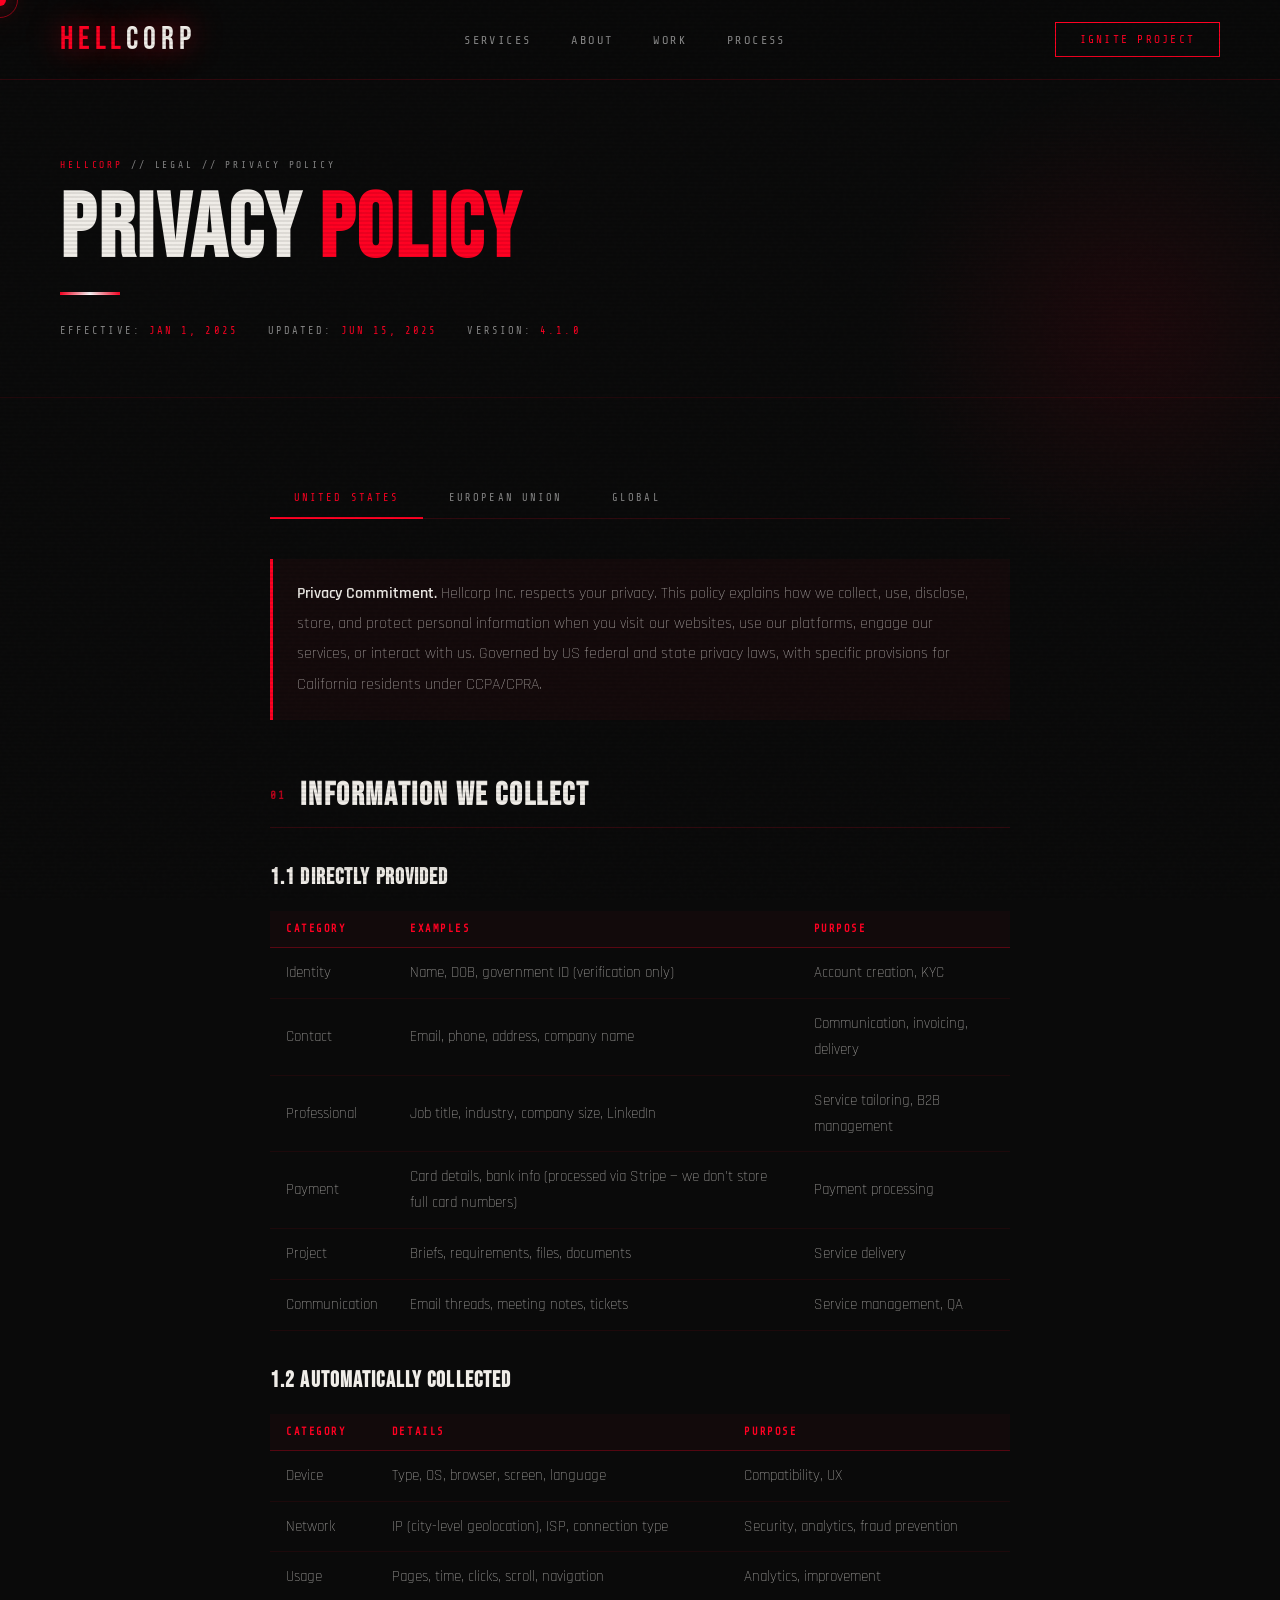
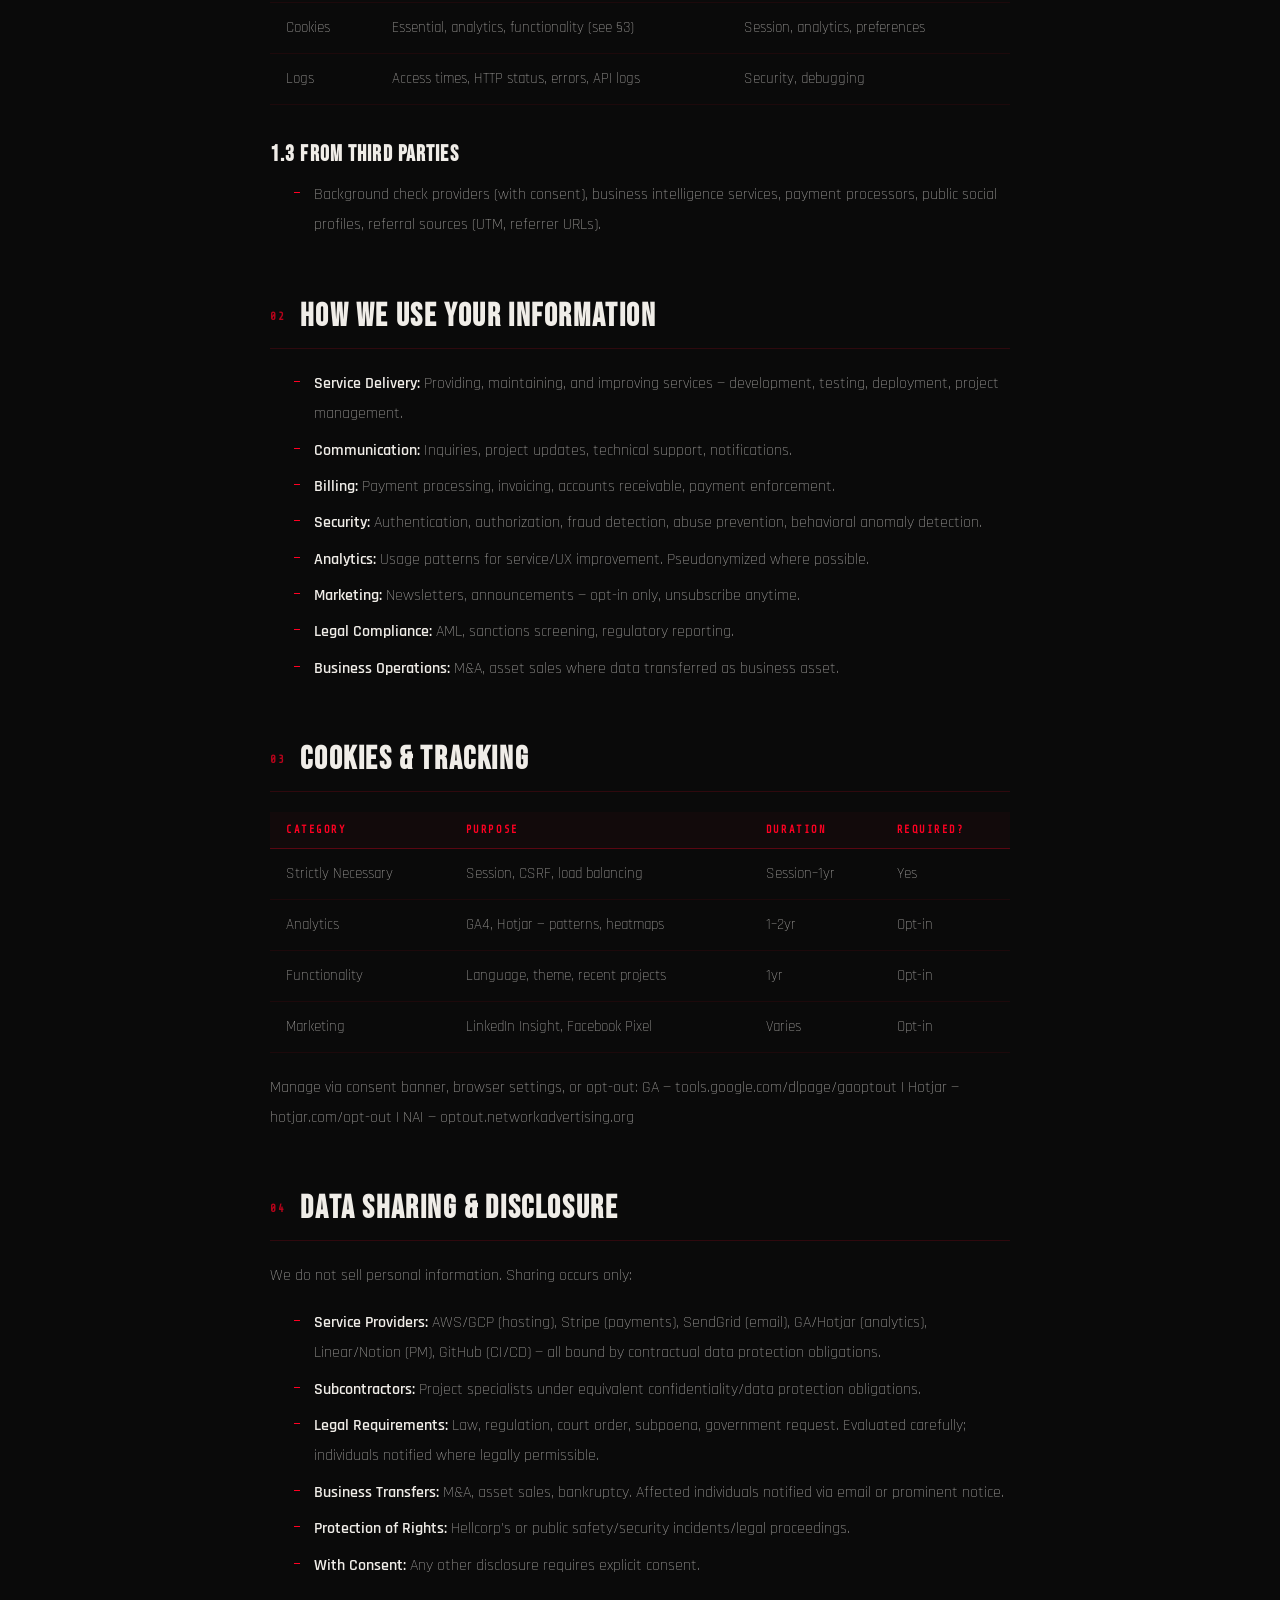
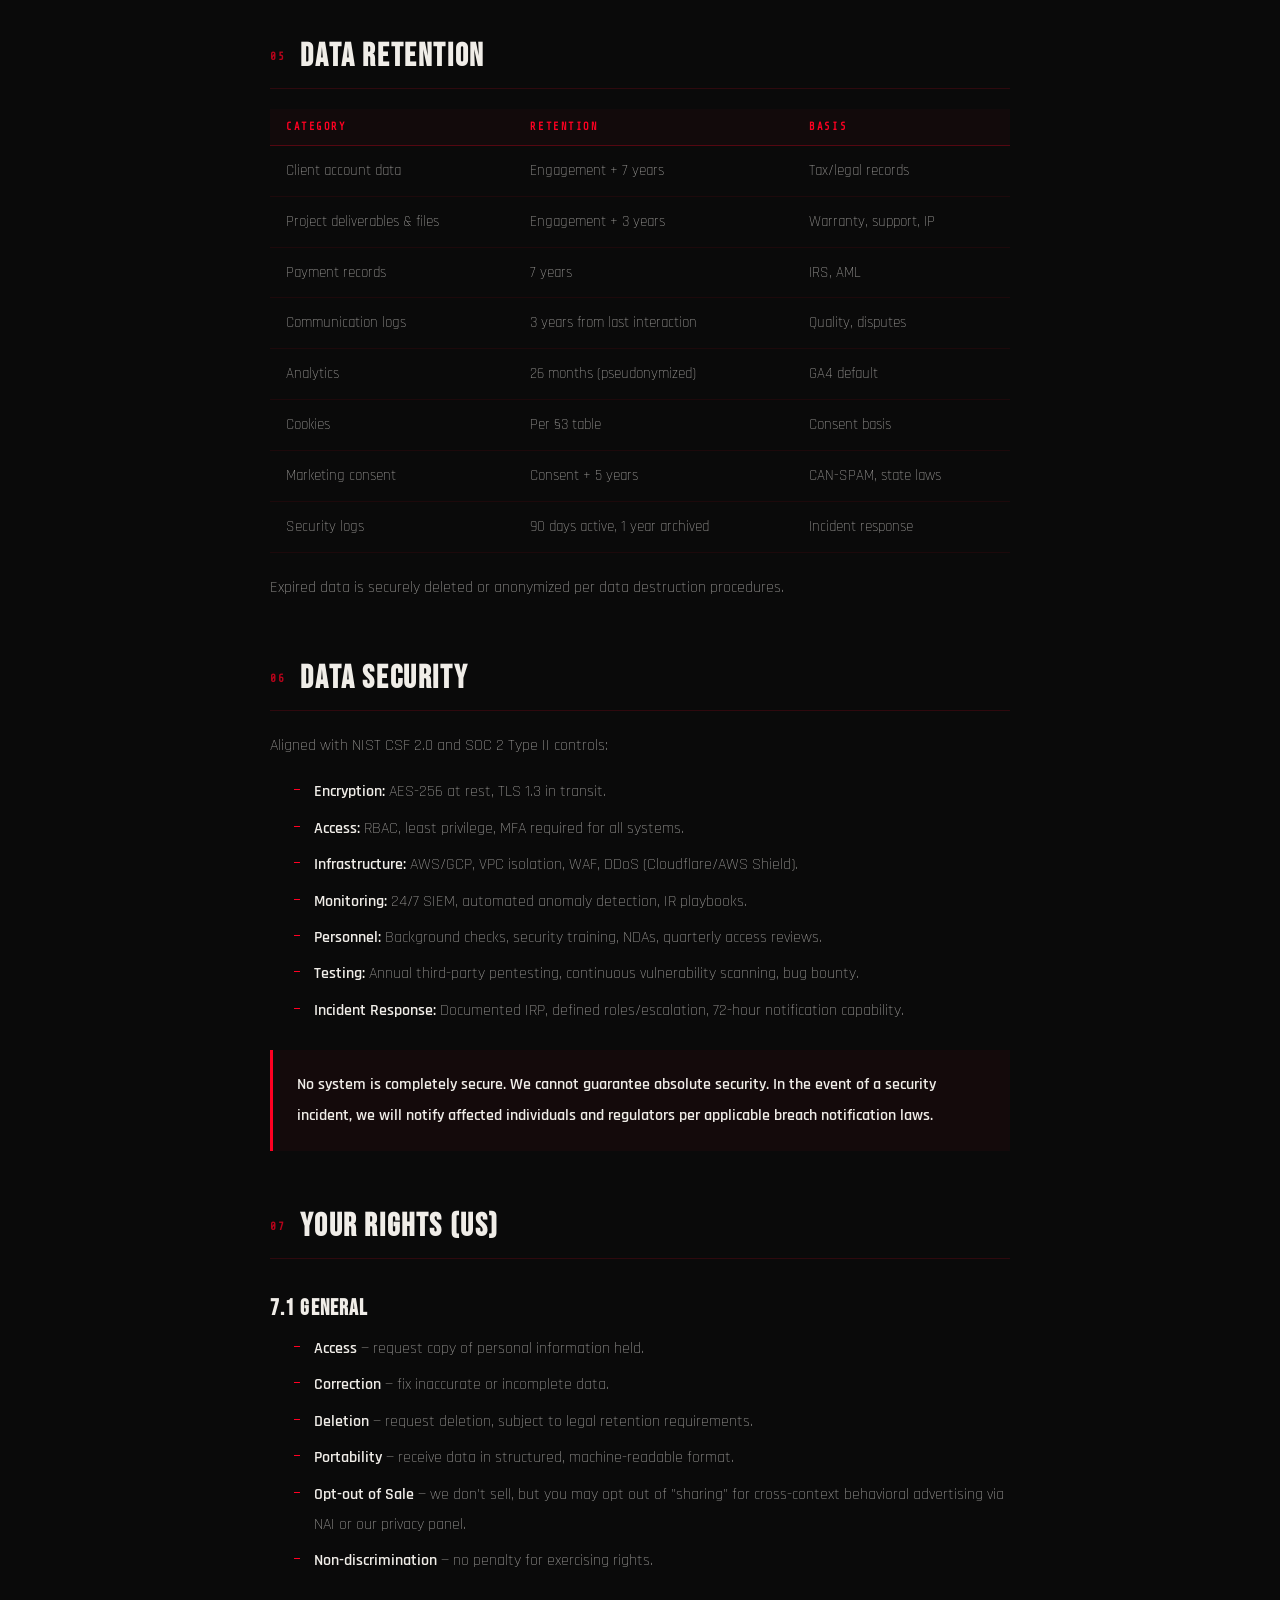
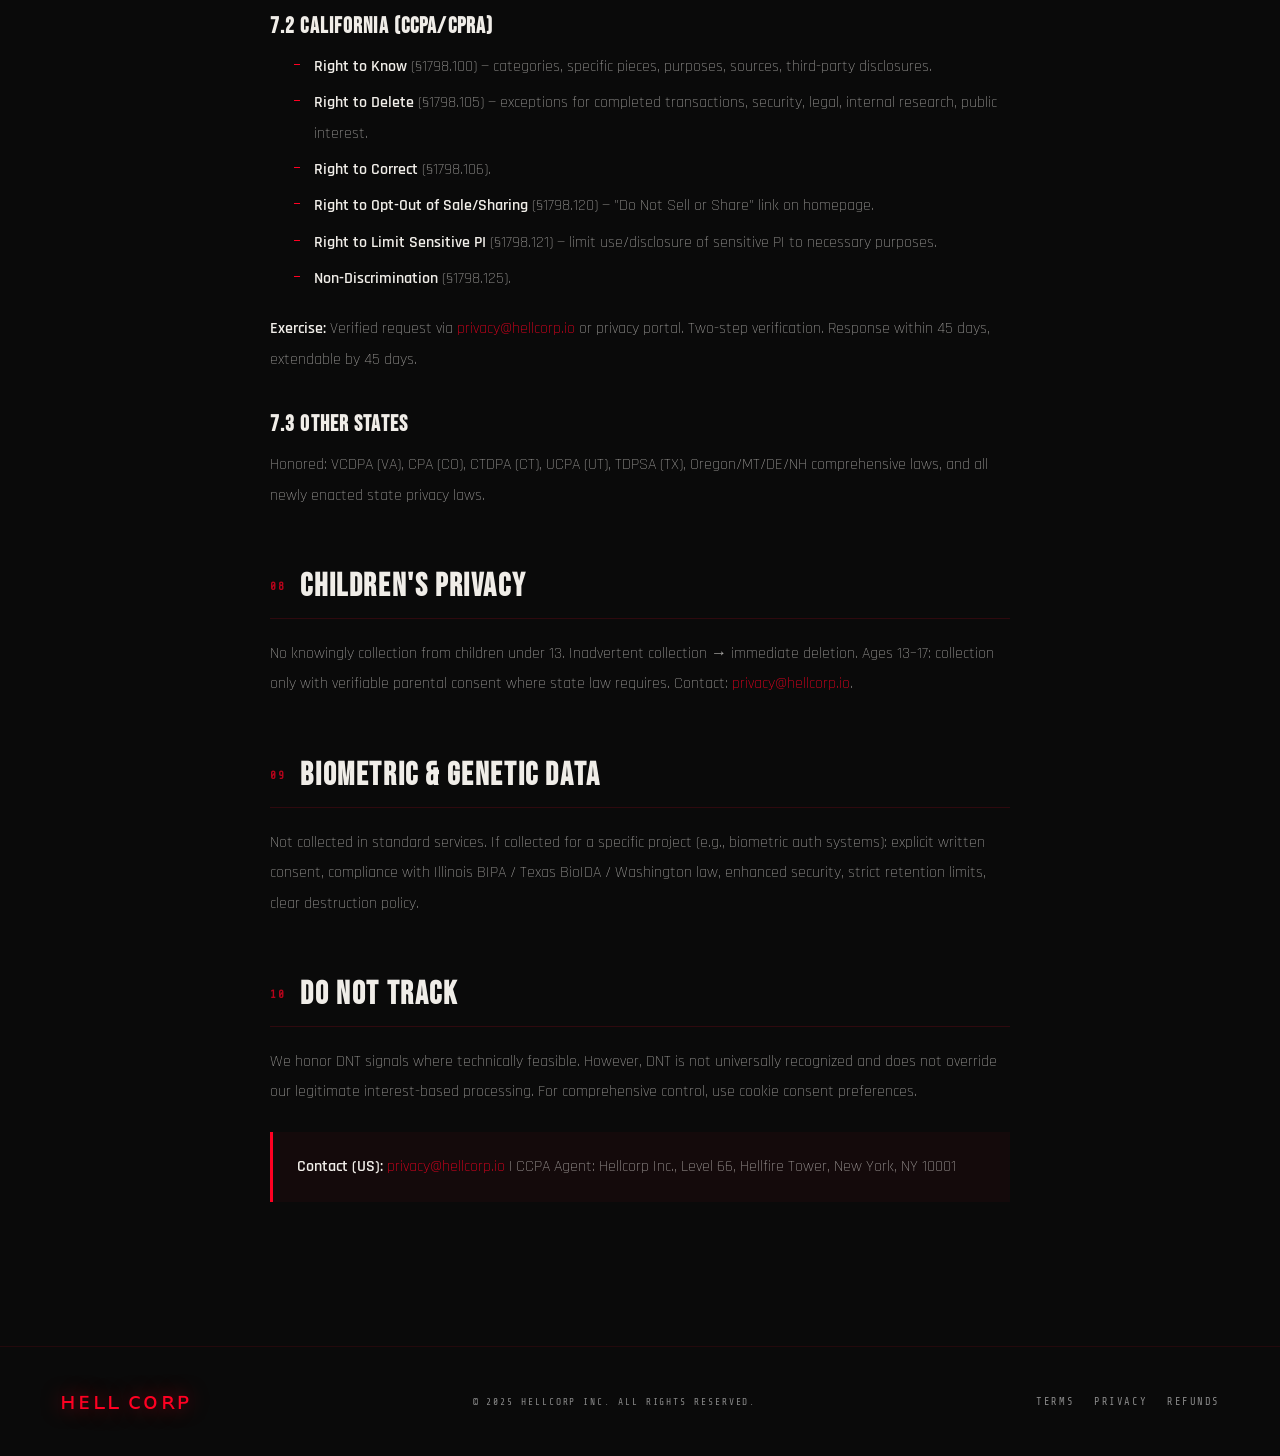
<file: policy.html>
<!DOCTYPE html>
<html lang="en">
<head>
<meta charset="UTF-8">
<meta name="viewport" content="width=device-width, initial-scale=1.0">
<title>Privacy Policy — Hellcorp</title>
<link href="https://fonts.googleapis.com/css2?family=Bebas+Neue&family=Share+Tech+Mono&family=Rajdhani:wght@300;400;600;700&display=swap" rel="stylesheet">
<style>
:root{--hell-red:#FF0022;--ash:#1A1A1A;--void:#0A0A0A;--white:#F0EDE8;--dim:#888;--glow:rgba(255,0,34,0.6)}
*{margin:0;padding:0;box-sizing:border-box}html{scroll-behavior:smooth}
body{background:var(--void);color:var(--white);font-family:'Rajdhani',sans-serif;cursor:none;overflow-x:hidden}
body::before{content:'';position:fixed;inset:0;background-image:url("data:image/svg+xml,%3Csvg viewBox='0 0 256 256' xmlns='http://www.w3.org/2000/svg'%3E%3Cfilter id='n'%3E%3CfeTurbulence type='fractalNoise' baseFrequency='0.9' numOctaves='4' stitchTiles='stitch'/%3E%3C/filter%3E%3Crect width='100%25' height='100%25' filter='url(%23n)' opacity='0.04'/%3E%3C/svg%3E");pointer-events:none;z-index:9000;opacity:.35}
body::after{content:'';position:fixed;inset:0;background:repeating-linear-gradient(0deg,transparent,transparent 2px,rgba(0,0,0,.08) 2px,rgba(0,0,0,.08) 4px);pointer-events:none;z-index:9001}
.cursor{position:fixed;width:12px;height:12px;background:var(--hell-red);border-radius:50%;pointer-events:none;z-index:9999;transform:translate(-50%,-50%);transition:transform .1s;box-shadow:0 0 20px var(--glow),0 0 40px var(--glow)}
.cursor-ring{position:fixed;width:36px;height:36px;border:1px solid rgba(255,0,34,.5);border-radius:50%;pointer-events:none;z-index:9998;transform:translate(-50%,-50%);transition:all .15s ease}
nav{position:fixed;top:0;left:0;right:0;z-index:1000;display:flex;justify-content:space-between;align-items:center;padding:20px 60px;border-bottom:1px solid rgba(255,0,34,.15);background:rgba(10,10,10,.85);backdrop-filter:blur(10px)}
.logo{font-family:'Bebas Neue',sans-serif;font-size:2rem;letter-spacing:.15em;color:var(--hell-red);text-shadow:0 0 30px var(--glow);animation:flicker 4s infinite;text-decoration:none}
.logo span{color:var(--white)}
@keyframes flicker{0%,95%,100%{opacity:1}96%{opacity:.8}97%{opacity:1}98%{opacity:.6}99%{opacity:1}}
.nav-links{display:flex;gap:40px;list-style:none}
.nav-links a{font-family:'Share Tech Mono',monospace;font-size:.75rem;letter-spacing:.2em;color:var(--dim);text-decoration:none;text-transform:uppercase;transition:color .3s,text-shadow .3s;position:relative}
.nav-links a::after{content:'';position:absolute;bottom:-4px;left:0;width:0;height:1px;background:var(--hell-red);transition:width .3s}
.nav-links a:hover{color:var(--hell-red);text-shadow:0 0 15px var(--glow)}
.nav-links a:hover::after{width:100%}
.nav-btn{font-family:'Share Tech Mono',monospace;font-size:.7rem;letter-spacing:.2em;text-transform:uppercase;border:1px solid var(--hell-red);color:var(--hell-red);background:0 0;padding:10px 24px;cursor:none;transition:all .3s;position:relative;overflow:hidden}
.nav-btn::before{content:'';position:absolute;inset:0;background:var(--hell-red);transform:scaleX(0);transform-origin:left;transition:transform .3s;z-index:-1}
.nav-btn:hover{color:var(--void)}.nav-btn:hover::before{transform:scaleX(1)}
.legal-hero{padding:160px 60px 60px;position:relative;border-bottom:1px solid rgba(255,0,34,.1)}
.legal-hero::before{content:'';position:absolute;width:500px;height:500px;border-radius:50%;background:radial-gradient(circle,rgba(255,0,34,.08) 0%,transparent 70%);top:20%;right:-100px;pointer-events:none}
.legal-breadcrumb{font-family:'Share Tech Mono',monospace;font-size:.6rem;letter-spacing:.3em;color:var(--dim);text-transform:uppercase;margin-bottom:16px}
.legal-breadcrumb a{color:var(--hell-red);text-decoration:none}.legal-breadcrumb a:hover{text-decoration:underline}
.legal-title{font-family:'Bebas Neue',sans-serif;font-size:clamp(3rem,7vw,6rem);line-height:1;letter-spacing:.03em;margin-bottom:16px}
.legal-meta{font-family:'Share Tech Mono',monospace;font-size:.65rem;letter-spacing:.2em;color:var(--dim);display:flex;gap:30px;flex-wrap:wrap}
.legal-meta span{color:var(--hell-red)}
.legal-body{max-width:860px;margin:0 auto;padding:80px 60px 120px}
.legal-body h2{font-family:'Bebas Neue',sans-serif;font-size:2rem;letter-spacing:.05em;color:var(--white);margin-top:56px;margin-bottom:20px;padding-bottom:12px;border-bottom:1px solid rgba(255,0,34,.15);display:flex;align-items:center;gap:14px}
.legal-body h2 .sec-num{font-family:'Share Tech Mono',monospace;font-size:.7rem;color:var(--hell-red);letter-spacing:.2em;opacity:.7}
.legal-body h3{font-family:'Bebas Neue',sans-serif;font-size:1.4rem;letter-spacing:.05em;color:var(--white);margin-top:36px;margin-bottom:12px}
.legal-body p{font-size:1rem;font-weight:300;color:rgba(240,237,232,.7);line-height:1.9;margin-bottom:16px}
.legal-body ul{margin:12px 0 20px 24px;list-style:none}
.legal-body ul li{font-size:1rem;font-weight:300;color:rgba(240,237,232,.7);line-height:1.9;position:relative;padding-left:20px;margin-bottom:6px}
.legal-body ul li::before{content:'';position:absolute;left:0;top:12px;width:6px;height:1px;background:var(--hell-red)}
.legal-body strong{color:var(--white);font-weight:600}
.hb{background:rgba(255,0,34,.04);border-left:3px solid var(--hell-red);padding:20px 24px;margin:24px 0}
.hb p{margin-bottom:0}
.legal-body table{width:100%;border-collapse:collapse;margin:20px 0}
.legal-body table th{font-family:'Share Tech Mono',monospace;font-size:.65rem;letter-spacing:.15em;text-transform:uppercase;color:var(--hell-red);text-align:left;padding:12px 16px;border-bottom:1px solid rgba(255,0,34,.3);background:rgba(255,0,34,.03)}
.legal-body table td{font-size:.95rem;font-weight:300;color:rgba(240,237,232,.7);padding:12px 16px;border-bottom:1px solid rgba(255,0,34,.08);line-height:1.7}
.jtabs{display:flex;gap:2px;margin-bottom:40px;border-bottom:1px solid rgba(255,0,34,.15)}
.jtabs button{font-family:'Share Tech Mono',monospace;font-size:.65rem;letter-spacing:.2em;text-transform:uppercase;background:0 0;color:var(--dim);border:none;padding:14px 24px;cursor:none;transition:all .3s;position:relative}
.jtabs button::after{content:'';position:absolute;bottom:-1px;left:0;right:0;height:2px;background:var(--hell-red);transform:scaleX(0);transition:transform .3s}
.jtabs button.active{color:var(--hell-red)}.jtabs button.active::after{transform:scaleX(1)}
.jtabs button:hover{color:var(--white)}
.jc{display:none}.jc.active{display:block}
.ra{display:inline-block;width:60px;height:3px;background:var(--hell-red);margin-bottom:24px;position:relative;overflow:hidden}
.ra::after{content:'';position:absolute;inset:0;background:linear-gradient(to right,transparent,#fff,transparent);animation:shine 2s infinite}
@keyframes shine{from{transform:translateX(-100%)}to{transform:translateX(100%)}}
footer{background:var(--void);border-top:1px solid rgba(255,0,34,.1);padding:40px 60px;display:flex;justify-content:space-between;align-items:center}
.flogo{font-family:'Bebas Neue',sans-serif;font-size:1.5rem;letter-spacing:.1em;color:var(--hell-red);text-shadow:0 0 20px var(--glow)}
.fcopy{font-family:'Share Tech Mono',monospace;font-size:.6rem;letter-spacing:.2em;color:var(--dim)}
.flinks{display:flex;gap:20px}
.flinks a{font-family:'Share Tech Mono',monospace;font-size:.65rem;letter-spacing:.15em;color:var(--dim);text-decoration:none;text-transform:uppercase;transition:color .3s;cursor:none}
.flinks a:hover{color:var(--hell-red)}
@media(max-width:768px){nav{padding:16px 24px}.nav-links{display:none}.legal-hero{padding:140px 24px 40px}.legal-body{padding:40px 24px 80px}.legal-meta{gap:16px}footer{flex-direction:column;gap:16px;text-align:center;padding:30px 24px}}
</style>
</head>
<body>
<div class="cursor" id="cursor"></div>
<div class="cursor-ring" id="cursorRing"></div>
<nav>
<a href="index.html" class="logo">HELL<span>CORP</span></a>
<ul class="nav-links">
<li><a href="index.html#services">Services</a></li>
<li><a href="index.html#about">About</a></li>
<li><a href="index.html#work">Work</a></li>
<li><a href="index.html#process">Process</a></li>
</ul>
<button class="nav-btn" onclick="window.location.href='index.html#contact'">IGNITE PROJECT</button>
</nav>
<div class="legal-hero">
<div class="legal-breadcrumb"><a href="index.html">Hellcorp</a> // Legal // Privacy Policy</div>
<h1 class="legal-title">PRIVACY <span style="color:var(--hell-red)">POLICY</span></h1>
<div class="ra"></div>
<div class="legal-meta">
<div>EFFECTIVE: <span>JAN 1, 2025</span></div>
<div>UPDATED: <span>JUN 15, 2025</span></div>
<div>VERSION: <span>4.1.0</span></div>
</div>
</div>
<div class="legal-body">
<div class="jtabs">
<button class="active" onclick="sw('us',this)">United States</button>
<button onclick="sw('eu',this)">European Union</button>
<button onclick="sw('gl',this)">Global</button>
</div>

<div class="jc active" id="jur-us">
<div class="hb"><p><strong>Privacy Commitment.</strong> Hellcorp Inc. respects your privacy. This policy explains how we collect, use, disclose, store, and protect personal information when you visit our websites, use our platforms, engage our services, or interact with us. Governed by US federal and state privacy laws, with specific provisions for California residents under CCPA/CPRA.</p></div>

<h2><span class="sec-num">01</span> INFORMATION WE COLLECT</h2>
<h3>1.1 Directly Provided</h3>
<table>
<thead><tr><th>Category</th><th>Examples</th><th>Purpose</th></tr></thead>
<tbody>
<tr><td>Identity</td><td>Name, DOB, government ID (verification only)</td><td>Account creation, KYC</td></tr>
<tr><td>Contact</td><td>Email, phone, address, company name</td><td>Communication, invoicing, delivery</td></tr>
<tr><td>Professional</td><td>Job title, industry, company size, LinkedIn</td><td>Service tailoring, B2B management</td></tr>
<tr><td>Payment</td><td>Card details, bank info (processed via Stripe — we don't store full card numbers)</td><td>Payment processing</td></tr>
<tr><td>Project</td><td>Briefs, requirements, files, documents</td><td>Service delivery</td></tr>
<tr><td>Communication</td><td>Email threads, meeting notes, tickets</td><td>Service management, QA</td></tr>
</tbody>
</table>
<h3>1.2 Automatically Collected</h3>
<table>
<thead><tr><th>Category</th><th>Details</th><th>Purpose</th></tr></thead>
<tbody>
<tr><td>Device</td><td>Type, OS, browser, screen, language</td><td>Compatibility, UX</td></tr>
<tr><td>Network</td><td>IP (city-level geolocation), ISP, connection type</td><td>Security, analytics, fraud prevention</td></tr>
<tr><td>Usage</td><td>Pages, time, clicks, scroll, navigation</td><td>Analytics, improvement</td></tr>
<tr><td>Cookies</td><td>Essential, analytics, functionality (see §3)</td><td>Session, analytics, preferences</td></tr>
<tr><td>Logs</td><td>Access times, HTTP status, errors, API logs</td><td>Security, debugging</td></tr>
</tbody>
</table>
<h3>1.3 From Third Parties</h3>
<ul>
<li>Background check providers (with consent), business intelligence services, payment processors, public social profiles, referral sources (UTM, referrer URLs).</li>
</ul>

<h2><span class="sec-num">02</span> HOW WE USE YOUR INFORMATION</h2>
<ul>
<li><strong>Service Delivery:</strong> Providing, maintaining, and improving services — development, testing, deployment, project management.</li>
<li><strong>Communication:</strong> Inquiries, project updates, technical support, notifications.</li>
<li><strong>Billing:</strong> Payment processing, invoicing, accounts receivable, payment enforcement.</li>
<li><strong>Security:</strong> Authentication, authorization, fraud detection, abuse prevention, behavioral anomaly detection.</li>
<li><strong>Analytics:</strong> Usage patterns for service/UX improvement. Pseudonymized where possible.</li>
<li><strong>Marketing:</strong> Newsletters, announcements — opt-in only, unsubscribe anytime.</li>
<li><strong>Legal Compliance:</strong> AML, sanctions screening, regulatory reporting.</li>
<li><strong>Business Operations:</strong> M&A, asset sales where data transferred as business asset.</li>
</ul>

<h2><span class="sec-num">03</span> COOKIES & TRACKING</h2>
<table>
<thead><tr><th>Category</th><th>Purpose</th><th>Duration</th><th>Required?</th></tr></thead>
<tbody>
<tr><td>Strictly Necessary</td><td>Session, CSRF, load balancing</td><td>Session–1yr</td><td>Yes</td></tr>
<tr><td>Analytics</td><td>GA4, Hotjar — patterns, heatmaps</td><td>1–2yr</td><td>Opt-in</td></tr>
<tr><td>Functionality</td><td>Language, theme, recent projects</td><td>1yr</td><td>Opt-in</td></tr>
<tr><td>Marketing</td><td>LinkedIn Insight, Facebook Pixel</td><td>Varies</td><td>Opt-in</td></tr>
</tbody>
</table>
<p>Manage via consent banner, browser settings, or opt-out: GA — tools.google.com/dlpage/gaoptout | Hotjar — hotjar.com/opt-out | NAI — optout.networkadvertising.org</p>

<h2><span class="sec-num">04</span> DATA SHARING & DISCLOSURE</h2>
<p>We do not sell personal information. Sharing occurs only:</p>
<ul>
<li><strong>Service Providers:</strong> AWS/GCP (hosting), Stripe (payments), SendGrid (email), GA/Hotjar (analytics), Linear/Notion (PM), GitHub (CI/CD) — all bound by contractual data protection obligations.</li>
<li><strong>Subcontractors:</strong> Project specialists under equivalent confidentiality/data protection obligations.</li>
<li><strong>Legal Requirements:</strong> Law, regulation, court order, subpoena, government request. Evaluated carefully; individuals notified where legally permissible.</li>
<li><strong>Business Transfers:</strong> M&A, asset sales, bankruptcy. Affected individuals notified via email or prominent notice.</li>
<li><strong>Protection of Rights:</strong> Hellcorp's or public safety/security incidents/legal proceedings.</li>
<li><strong>With Consent:</strong> Any other disclosure requires explicit consent.</li>
</ul>

<h2><span class="sec-num">05</span> DATA RETENTION</h2>
<table>
<thead><tr><th>Category</th><th>Retention</th><th>Basis</th></tr></thead>
<tbody>
<tr><td>Client account data</td><td>Engagement + 7 years</td><td>Tax/legal records</td></tr>
<tr><td>Project deliverables & files</td><td>Engagement + 3 years</td><td>Warranty, support, IP</td></tr>
<tr><td>Payment records</td><td>7 years</td><td>IRS, AML</td></tr>
<tr><td>Communication logs</td><td>3 years from last interaction</td><td>Quality, disputes</td></tr>
<tr><td>Analytics</td><td>26 months (pseudonymized)</td><td>GA4 default</td></tr>
<tr><td>Cookies</td><td>Per §3 table</td><td>Consent basis</td></tr>
<tr><td>Marketing consent</td><td>Consent + 5 years</td><td>CAN-SPAM, state laws</td></tr>
<tr><td>Security logs</td><td>90 days active, 1 year archived</td><td>Incident response</td></tr>
</tbody>
</table>
<p>Expired data is securely deleted or anonymized per data destruction procedures.</p>

<h2><span class="sec-num">06</span> DATA SECURITY</h2>
<p>Aligned with NIST CSF 2.0 and SOC 2 Type II controls:</p>
<ul>
<li><strong>Encryption:</strong> AES-256 at rest, TLS 1.3 in transit.</li>
<li><strong>Access:</strong> RBAC, least privilege, MFA required for all systems.</li>
<li><strong>Infrastructure:</strong> AWS/GCP, VPC isolation, WAF, DDoS (Cloudflare/AWS Shield).</li>
<li><strong>Monitoring:</strong> 24/7 SIEM, automated anomaly detection, IR playbooks.</li>
<li><strong>Personnel:</strong> Background checks, security training, NDAs, quarterly access reviews.</li>
<li><strong>Testing:</strong> Annual third-party pentesting, continuous vulnerability scanning, bug bounty.</li>
<li><strong>Incident Response:</strong> Documented IRP, defined roles/escalation, 72-hour notification capability.</li>
</ul>
<div class="hb"><p><strong>No system is completely secure. We cannot guarantee absolute security. In the event of a security incident, we will notify affected individuals and regulators per applicable breach notification laws.</strong></p></div>

<h2><span class="sec-num">07</span> YOUR RIGHTS (US)</h2>
<h3>7.1 General</h3>
<ul>
<li><strong>Access</strong> — request copy of personal information held.</li>
<li><strong>Correction</strong> — fix inaccurate or incomplete data.</li>
<li><strong>Deletion</strong> — request deletion, subject to legal retention requirements.</li>
<li><strong>Portability</strong> — receive data in structured, machine-readable format.</li>
<li><strong>Opt-out of Sale</strong> — we don't sell, but you may opt out of "sharing" for cross-context behavioral advertising via NAI or our privacy panel.</li>
<li><strong>Non-discrimination</strong> — no penalty for exercising rights.</li>
</ul>
<h3>7.2 California (CCPA/CPRA)</h3>
<ul>
<li><strong>Right to Know</strong> (§1798.100) — categories, specific pieces, purposes, sources, third-party disclosures.</li>
<li><strong>Right to Delete</strong> (§1798.105) — exceptions for completed transactions, security, legal, internal research, public interest.</li>
<li><strong>Right to Correct</strong> (§1798.106).</li>
<li><strong>Right to Opt-Out of Sale/Sharing</strong> (§1798.120) — "Do Not Sell or Share" link on homepage.</li>
<li><strong>Right to Limit Sensitive PI</strong> (§1798.121) — limit use/disclosure of sensitive PI to necessary purposes.</li>
<li><strong>Non-Discrimination</strong> (§1798.125).</li>
</ul>
<p><strong>Exercise:</strong> Verified request via <span style="color:var(--hell-red)">privacy@hellcorp.io</span> or privacy portal. Two-step verification. Response within 45 days, extendable by 45 days.</p>
<h3>7.3 Other States</h3>
<p>Honored: VCDPA (VA), CPA (CO), CTDPA (CT), UCPA (UT), TDPSA (TX), Oregon/MT/DE/NH comprehensive laws, and all newly enacted state privacy laws.</p>

<h2><span class="sec-num">08</span> CHILDREN'S PRIVACY</h2>
<p>No knowingly collection from children under 13. Inadvertent collection → immediate deletion. Ages 13–17: collection only with verifiable parental consent where state law requires. Contact: <span style="color:var(--hell-red)">privacy@hellcorp.io</span>.</p>

<h2><span class="sec-num">09</span> BIOMETRIC & GENETIC DATA</h2>
<p>Not collected in standard services. If collected for a specific project (e.g., biometric auth systems): explicit written consent, compliance with Illinois BIPA / Texas BioIDA / Washington law, enhanced security, strict retention limits, clear destruction policy.</p>

<h2><span class="sec-num">10</span> DO NOT TRACK</h2>
<p>We honor DNT signals where technically feasible. However, DNT is not universally recognized and does not override our legitimate interest-based processing. For comprehensive control, use cookie consent preferences.</p>
<div class="hb"><p><strong>Contact (US):</strong> <span style="color:var(--hell-red)">privacy@hellcorp.io</span> | CCPA Agent: Hellcorp Inc., Level 66, Hellfire Tower, New York, NY 10001</p></div>
</div>

<div class="jc" id="jur-eu">
<div class="hb"><p><strong>GDPR Compliance.</strong> Hellcorp Ireland Ltd. (Controller) processes personal data of EEA/UK/Swiss data subjects per GDPR, UK GDPR, Swiss FADP. DPO: <span style="color:var(--hell-red)">dpo@hellcorp.io</span></p></div>

<h2><span class="sec-num">01</span> CONTROLLER & REPRESENTATIVE</h2>
<table>
<thead><tr><th>Role</th><th>Entity</th><th>Address</th></tr></thead>
<tbody>
<tr><td>EEA Controller</td><td>Hellcorp Ireland Ltd.</td><td>1 Grand Canal St Upper, Dublin 4, D04 V5K8</td></tr>
<tr><td>UK Controller</td><td>Hellcorp UK Ltd.</td><td>71 Queen Victoria St, London EC4V 4AY</td></tr>
<tr><td>Swiss Rep</td><td>Hellcorp Ireland Ltd.</td><td>c/o Treuhand Suisse, Bahnhofstrasse 10, 8001 Zürich</td></tr>
<tr><td>DPO</td><td>—</td><td>dpo@hellcorp.io</td></tr>
</tbody>
</table>

<h2><span class="sec-num">02</span> LAWFUL BASIS</h2>
<table>
<thead><tr><th>Activity</th><th>GDPR Art. 6</th><th>Notes</th></tr></thead>
<tbody>
<tr><td>Service delivery</td><td>(b) Contract</td><td>Necessary to fulfill agreement</td></tr>
<tr><td>Billing</td><td>(b) Contract</td><td>Invoicing, tax compliance</td></tr>
<tr><td>Client communication</td><td>(b) Contract</td><td>Project updates, support</td></tr>
<tr><td>Security/fraud</td><td>(f) Legitimate interests</td><td>Balancing test documented</td></tr>
<tr><td>Analytics/UX</td><td>(f) Legitimate interests</td><td>Pseudonymized where possible</td></tr>
<tr><td>Marketing emails</td><td>(a) Consent</td><td>Opt-in, withdrawable, records per Art. 7</td></tr>
<tr><td>Non-essential cookies</td><td>(a) Consent</td><td>Consent banner per ePrivacy</td></tr>
<tr><td>Legal compliance</td><td>(c) Legal obligation</td><td>Tax, AML, sanctions</td></tr>
</tbody>
</table>

<h2><span class="sec-num">03</span> DATA SUBJECT RIGHTS (GDPR)</h2>
<ul>
<li><strong>Verification:</strong> Identity verified via two-factor method before fulfilling requests.</li>
<li><strong>Timeline:</strong> One month from receipt. Extended by two months for complex requests — notified within first month with reasons.</li>
<li><strong>Format:</strong> Responses provided in writing (electronic unless otherwise requested). Portable data in JSON/CSV.</li>
<li><strong>Refusal:</strong> Right to refuse manifestly unfounded or excessive requests, with justification. Right to charge reasonable fee for repetitive requests.</li>
<li><strong>Erasure exceptions:</strong> Legal obligation, establishment/defense of legal claims, public interest, archiving in public interest, research/statistics with appropriate safeguards.</li>
<li><strong>Automated decisions:</strong> When solely automated decisions with legal effects occur, right to request human intervention, express point of view, and contest the decision.</li>
</ul>

<h2><span class="sec-num">04</span> INTERNATIONAL TRANSFERS (EU)</h2>
<ul>
<li><strong>SCCs:</strong> Commission Decision 2021/914 — module appropriate to transfer type (C-C, C-P, P-P, P-C). Supplementary measures per Schrems II.</li>
<li><strong>TIA Process:</strong> (1) Map transfer — what data, to whom, for what purpose; (2) Assess destination country legal framework; (3) Identify gaps; (4) Implement supplementary measures; (5) Document and review periodically.</li>
<li><strong>Supplementary measures:</strong> End-to-end encryption, pseudonymization before transfer, split processing (no single country receives complete identifiable dataset), contractual commitments from importer.</li>
<li><strong>Adequacy:</strong> Active monitoring of Commission adequacy decisions. Immediate reassessment if adequacy decision is challenged or revoked.</li>
</ul>

<h2><span class="sec-num">05</span> COOKIES (ePrivacy COMPLIANCE)</h2>
<ul>
<li><strong>Cookie banner:</strong> Displayed on first EEA visit. Granular consent per category. No non-essential cookies loaded before consent.</li>
<li><strong>ePrivacy Directive:</strong> Storage/access of information on user equipment requires consent unless strictly necessary for the service.</li>
<li><strong>Withdrawal:</strong> Cookie preferences accessible via persistent banner icon or footer link. Withdrawal as easy as giving consent.</li>
<li><strong>SameSite:</strong> All cookies set with SameSite=Lax (or Strict where appropriate). Secure flag on all cookies. HttpOnly on session cookies.</li>
</ul>

<h2><span class="sec-num">06</span> DATA RETENTION (EU)</h2>
<table>
<thead><tr><th>Category</th><th>Retention</th><th>Legal Basis</th></tr></thead>
<tbody>
<tr><td>Contract data</td><td>Statutory limitation period (typically 6–10 years per member state)</td><td>Legal obligation, defense of claims</td></tr>
<tr><td>Deliverables</td><td>Warranty period + 2 years</td><td>Contract performance, warranty</td></tr>
<tr><td>Payment records</td><td>10 years (EU VAT Directive Art. 246)</td><td>Legal obligation</td></tr>
<tr><td>Consent records</td><td>Duration of consent + 7 years</td><td>Demonstration of lawful processing</td></tr>
<tr><td>Analytics (pseudonymized)</td><td>26 months</td><td>Legitimate interests</td></tr>
<tr><td>Security logs</td><td>90 days active, 2 years archived</td><td>Legitimate interests, security</td></tr>
<tr><td>HR/employee data</td><td>Employment + statutory period</td><td>Legal obligation</td></tr>
</tbody>
</table>

<h2><span class="sec-num">07</span> DATA PROTECTION IMPACT ASSESSMENTS</h2>
<p>DPIAs required and conducted for:</p>
<ul>
<li>Large-scale processing of special category data (Art. 9).</li>
<li>Systematic monitoring of publicly accessible areas on a large scale.</li>
<li>AI/ML systems making or supporting decisions with legal/significant effects on individuals.</li>
<li>Processing of biometric data for identification purposes.</li>
<li>Cross-border transfers to countries without adequacy decisions where supplementary measures are novel or complex.</li>
</ul>
<p>DPIAs follow EDPB guidelines: describe processing, assess necessity/proportionality, identify and mitigate risks, consult DPO, review if processing changes.</p>

<h2><span class="sec-num">08</span> DATA PROCESSING AGREEMENTS</h2>
<p>Hellcorp acts as Processor when processing Client personal data. A DPA incorporating the required GDPR Article 28 provisions is executed with every Client, including:</p>
<ul>
<li>Subject matter and duration of processing.</li>
<li>Nature and purpose of processing, types of personal data, categories of data subjects.</li>
<li>Obligations and rights of Controller.</li>
<li>Confidentiality obligations for personnel.</li>
<li>Security measures (technical and organizational).</li>
<li>Sub-processor engagement conditions (prior specific/general authorization, same contractual obligations flowing down).</li>
<li>Assistance obligations (data subject rights, DPIAs, breach notification).</li>
<li>Data deletion/return upon termination.</li>
<li>Audit rights for Controller.</li>
</ul>

<h2><span class="sec-num">09</span> SUPERVISORY AUTHORITY & COMPLAINTS</h2>
<ul>
<li><strong>Primary SA:</strong> Irish Data Protection Commission (DPC), 21 Fitzwilliam Square South, Dublin 2, D02 RD28 — <span style="color:var(--hell-red)">dataprotection.ie</span></li>
<li><strong>Right to lodge complaint:</strong> Under GDPR Article 77, data subjects have the right to lodge a complaint with a supervisory authority in their member state of habitual residence, place of work, or where the alleged infringement occurred.</li>
<li><strong>Right to judicial remedy:</strong> Under Article 82, right to compensation for material and non-material damage from GDPR violations.</li>
</ul>
<div class="hb"><p><strong>DPO:</strong> <span style="color:var(--hell-red)">dpo@hellcorp.io</span> | DPC: <span style="color:var(--hell-red)">dataprotection.ie</span> | Legal: <span style="color:var(--hell-red)">legal@hellcorp.io</span></p></div>
</div>

<div class="jc" id="jur-gl">
<div class="hb"><p><strong>Global Privacy.</strong> This section covers jurisdictions beyond US and EU: UK, Canada, Australia, Japan, Singapore, South Korea, Brazil, India, UAE, and others. US policy serves as baseline, supplemented by jurisdiction-specific requirements below.</p></div>

<h2><span class="sec-num">01</span> JURISDICTION-SPECIFIC PROVISIONS</h2>

<h3>United Kingdom</h3>
<ul>
<li>UK GDPR + Data Protection Act 2018. Hellcorp UK Ltd. is UK representative under Article 27.</li>
<li>UK DPC equivalents: Information Commissioner's Office (ICO), Wycliffe House, Water Lane, Wilmslow, SK9 5AF — <span style="color:var(--hell-red)">ico.org.uk</span></li>
<li>Data subject rights identical to EU GDPR with UK-specific modifications.</li>
<li>International transfers: UK adequacy (EEA), IDTA, or UK addendum to EU SCCs for third countries.</li>
<li>PECR (Privacy and Electronic Communications Regulations) govern electronic marketing and cookies.</li>
</ul>

<h3>Canada</h3>
<ul>
<li><strong>PIPEDA:</strong> 10 fair information principles — accountability, identifying purposes, consent, limiting collection, limiting use/disclosure/retention, accuracy, safeguards, openness, individual access, challenging compliance.</li>
<li><strong>Quebec Law 25:</strong> Privacy impact assessments mandatory. Breach notification to Commission d'accès à l'information du Québec (CAIQ) and affected individuals "as soon as feasible." DPO designation required. Automatic profiling requires consent.</li>
<li><strong>PIPA (AB/BC):</strong> Similar principles for provincial private-sector organizations.</li>
<li>Complaints: Office of the Privacy Commissioner of Canada — <span style="color:var(--hell-red)">priv.gc.ca</span></li>
</ul>

<h3>Australia</h3>
<ul>
<li><strong>Privacy Act 1988</strong> + Australian Privacy Principles (APPs). APP 1–13 govern collection, use, disclosure, data quality, cross-border disclosure, security, access, correction, identifiers, anonymity, transborder flows, APP entity accountability.</li>
<li><strong>NDB scheme:</strong> Eligible data breaches notified to OAIC and affected individuals when "likely to result in serious harm." Assessment within 30 days.</li>
<li><strong>Privacy Act Reform (2024+):</strong> Monitoring proposed reforms including Fair and Reasonable test, expanded APP coverage, increased penalties (up to AUD 50M+).</li>
<li>Complaints: OAIC — <span style="color:var(--hell-red)">oaic.gov.au</span></li>
</ul>

<h3>Japan</h3>
<ul>
<li><strong>APPI</strong> (amended 2022): Purpose limitation, data minimization, security measures. Individual numbers (My Number) subject to strict handling rules.</li>
<li>Cross-border transfers: data subject consent, or equivalent measures recognized by PPC (including countries with adequacy, APEC CBPR, or contractual arrangements meeting PPC standards).</li>
<li>PPC complaint handling: <span style="color:var(--hell-red)">ppc.go.jp</span></li>
</ul>

<h3>Singapore</h3>
<ul>
<li><strong>PDPA 2012</strong> (amended 2020, 2024): Consent as default, with legitimate interests exception for certain business purposes (2024 amendment). Mandatory breach notification within 3 calendar days of assessment.</li>
<li>Cross-border: comparable protection standard or data subject consent. PDPC publishes list of countries/organizations meeting standard.</li>
<li>Data portability obligation for organizations of prescribed size.</li>
<li>Complaints: PDPC — <span style="color:var(--hell-red)">pdpc.gov.sg</span></li>
</ul>

<h3>South Korea</h3>
<ul>
<li><strong>PIPA:</strong> Consent required for collection, use, provision of personal information. Explicit consent for sensitive information. Cross-border transfer consent + notification of recipient country's protection level.</li>
<li>Breach notification to PIPC within 72 hours (1,000+ affected individuals) or 72 hours (sensitive data of any number).</li>
<li>Automated profiling: right to request suspension and human review.</li>
<li>Complaints: PIPC — <span style="color:var(--hell-red)">pipc.go.kr</span></li>
</ul>

<h3>Brazil</h3>
<ul>
<li><strong>LGPD:</strong> 10 legal bases (Art. 7) — consent, legal obligation, public policy execution, research, contract execution, exercise of rights, protection of life, health protection, legitimate interest, credit protection.</li>
<li>DPO (Encarregado) mandatory. ANPD registration for certain controllers.</li>
<li>International transfers (Art. 33): adequacy decision, SCCs, BCRs, seals/certificates, contractual clauses, consent, international cooperation, ICO.</li>
<li>Administrative sanctions: warnings, fines (up to 2% of revenue, cap BRL 50M per infraction), publicization, blocking/deletion.</li>
<li>Complaints: ANPD — <span style="color:var(--hell-red)">gov.br/anpd</span></li>
</ul>

<h3>India</h3>
<ul>
<li><strong>DPDPA 2023:</strong> Consent-based framework. "Deemed consent" for certain legitimate uses. Data principal rights: access, correction, erasure, grievance redressal, nomination.</li>
<li>Significant data fiduciaries: appoint DPO, conduct DPIAs, periodic audits.</li>
<li>Cross-border: government-maintained whitelist of permissible countries (notified separately). Non-whitelisted transfers restricted except with explicit consent + additional safeguards.</li>
<li>Data Protection Board of India for enforcement.</li>
</ul>

<h3>United Arab Emirates</h3>
<ul>
<li><strong>Federal Decree-Law No. 45/2021:</strong> Consent-based, purpose limitation, data minimization, security obligations, breach notification, DPO for certain controllers, cross-border transfer conditions.</li>
<li><strong>DIFC Law No. 5/2020:</strong> Aligns closely with GDPR. Commissioner of Data Protection — <span style="color:var(--hell-red)">difc.gov.ae</span></li>
<li><strong>ADGM DPRE 2021:</strong> GDPR-equivalent regime. Office of Data Protection — <span style="color:var(--hell-red)">adgm.com</span></li>
</ul>

<h2><span class="sec-num">02</span> SECURITY (GLOBAL)</h2>
<p>Security measures described in Section 06 (US) apply globally, supplemented by:</p>
<ul>
<li>Compliance with ISO 27001:2022 Information Security Management System (certified).</li>
<li>Annual SOC 2 Type II audit by independent assessor.</li>
<li>Regional compliance: Australian ISM (Information Security Manual), Singapore TRM (Technology Risk Management Guidelines), Japan JIS Q 27001 alignment.</li>
</ul>

<h2><span class="sec-num">03</span> CROSS-BORDER DATA FLOWS (GLOBAL)</h2>
<p>For all jurisdictions, Hellcorp implements a cross-border transfer framework:</p>
<ul>
<li>Transfer Impact Assessment before initiating any new cross-border data flow.</li>
<li>Appropriate transfer mechanism selected (SCCs, adequacy, consent, BCRs, IDTA, contractual arrangements per local law).</li>
<li>Supplementary technical measures (encryption, pseudonymization, key management in home jurisdiction) where destination country assessment reveals gaps.</li>
<li>Periodic reassessment (at least annually or upon legal/regulatory changes).</li>
</ul>

<h2><span class="sec-num">04</span> CONTACTS (GLOBAL)</h2>
<div class="hb">
<p><strong>Privacy:</strong> <span style="color:var(--hell-red)">privacy@hellcorp.io</span> | <strong>DPO:</strong> <span style="color:var(--hell-red)">dpo@hellcorp.io</span> | <strong>Legal:</strong> <span style="color:var(--hell-red)">legal@hellcorp.io</span></p>
<p><strong>Local entities:</strong> Hellcorp Ireland Ltd. (Dublin) | Hellcorp UK Ltd. (London) | Hellcorp Pte. Ltd. (Singapore) | Hellcorp Inc. (New York — global HQ)</p>
</div>
</div>
</div>

<footer>
<div class="flogo">ʜᴇʟʟ ᴄᴏʀᴘ</div>
<div class="fcopy">© 2025 HELLCORP INC. ALL RIGHTS RESERVED.</div>
<div class="flinks">
<a href="terms.html">Terms</a>
<a href="policy.html">Privacy</a>
<a href="refund.html">Refunds</a>
</div>
</footer>
<script>
const c=document.getElementById('cursor'),r=document.getElementById('cursorRing');let mx=0,my=0,rx=0,ry=0;
document.addEventListener('mousemove',e=>{mx=e.clientX;my=e.clientY;c.style.left=mx+'px';c.style.top=my+'px';});
(function a(){rx+=(mx-rx)*.15;ry+=(my-ry)*.15;r.style.left=rx+'px';r.style.top=ry+'px';requestAnimationFrame(a);})();
document.querySelectorAll('a,button').forEach(el=>{el.addEventListener('mouseenter',()=>{c.style.transform='translate(-50%,-50%) scale(2)';r.style.transform='translate(-50%,-50%) scale(1.5)';r.style.borderColor='rgba(255,0,34,.8)';});el.addEventListener('mouseleave',()=>{c.style.transform='translate(-50%,-50%) scale(1)';r.style.transform='translate(-50%,-50%) scale(1)';r.style.borderColor='rgba(255,0,34,.5)';});});
function sw(id,btn){document.querySelectorAll('.jc').forEach(c=>c.classList.remove('active'));document.querySelectorAll('.jtabs button').forEach(b=>b.classList.remove('active'));document.getElementById('jur-'+id).classList.add('active');btn.classList.add('active');}
</script>
</body>
</html>
</file>
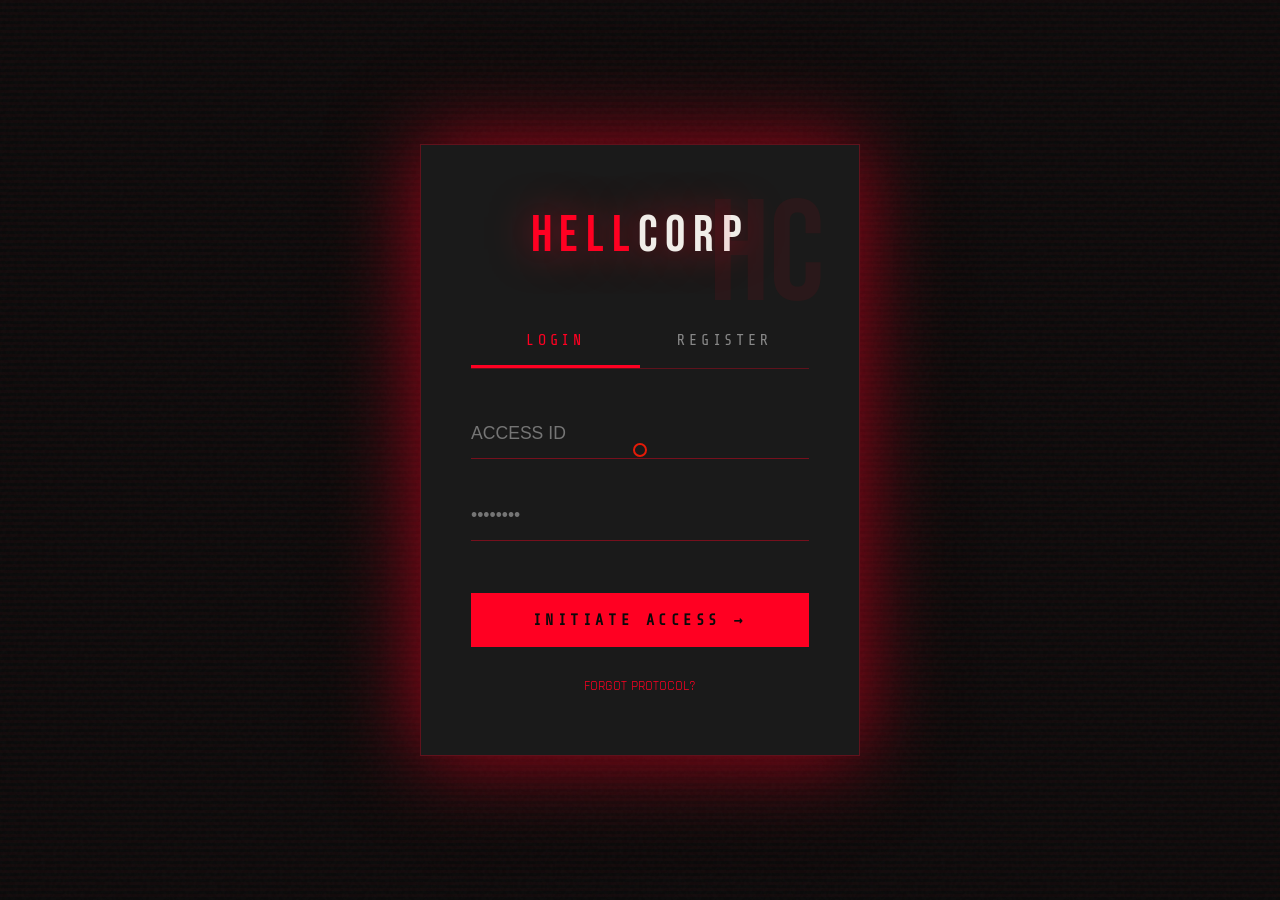
<file: signin.html>
<!DOCTYPE html>
<html lang="en">
<head>
<meta charset="UTF-8">
<meta name="viewport" content="width=device-width, initial-scale=1.0">
<title>AUTH // ACCESS HELLCORP</title>
<link href="https://fonts.googleapis.com/css2?family=Bebas+Neue&family=Share+Tech+Mono&family=Rajdhani:wght@300;400;600;700&display=swap" rel="stylesheet">
<style>
  :root {
    --hell-red: #FF0022;
    --void: #0A0A0A;
    --ash: #1A1A1A;
    --glow: rgba(255,0,34,0.6);
  }
  * { margin:0; padding:0; box-sizing:border-box; }
  body {
    background: var(--void);
    color: #F0EDE8;
    font-family: 'Rajdhani', sans-serif;
    overflow: hidden;
    height: 100vh;
    display: flex;
    align-items: center;
    justify-content: center;
    position: relative;
    cursor: none;
  }

  body::before {
    content: '';
    position: fixed;
    inset: 0;
    background-image: url("data:image/svg+xml,%3Csvg viewBox='0 0 256 256' xmlns='http://www.w3.org/2000/svg'%3E%3Cfilter id='n'%3E%3CfeTurbulence type='fractalNoise' baseFrequency='0.9' numOctaves='4'/%3E%3C/filter%3E%3Crect width='100%25' height='100%25' filter='url(%23n)' opacity='0.06'/%3E%3C/svg%3E");
    opacity: 0.5;
    z-index: 1;
  }
  body::after {
    content: '';
    position: fixed;
    inset: 0;
    background: repeating-linear-gradient(0deg, transparent, transparent 3px, rgba(255,0,34,0.03) 3px, rgba(255,0,34,0.03) 6px);
    z-index: 2;
  }

  .auth-container {
    width: 440px;
    background: var(--ash);
    border: 1px solid rgba(255,0,34,0.3);
    padding: 60px 50px;
    position: relative;
    z-index: 10;
    box-shadow: 0 0 80px var(--glow);
  }

  .logo {
    font-family: 'Bebas Neue', sans-serif;
    font-size: 3.2rem;
    text-align: center;
    color: var(--hell-red);
    margin-bottom: 50px;
    text-shadow: 0 0 40px var(--glow);
    letter-spacing: 0.15em;
  }
  .logo span { color: #F0EDE8; }

  .tab-bar {
    display: flex;
    border-bottom: 1px solid rgba(255,0,34,0.3);
    margin-bottom: 40px;
  }
  .tab {
    flex: 1;
    padding: 16px;
    text-align: center;
    font-family: 'Share Tech Mono', monospace;
    font-size: 0.95rem;
    letter-spacing: 0.25em;
    color: #888;
    cursor: none;
    transition: all 0.3s;
  }
  .tab.active {
    color: var(--hell-red);
    border-bottom: 3px solid var(--hell-red);
  }

  .form-group {
    margin-bottom: 32px;
    position: relative;
  }
  .form-input {
    width: 100%;
    background: transparent;
    border: none;
    border-bottom: 1px solid rgba(255,0,34,0.4);
    padding: 14px 0;
    color: #F0EDE8;
    font-size: 1.1rem;
    outline: none;
  }
  .form-input:focus {
    border-bottom-color: var(--hell-red);
  }
  .form-label {
    position: absolute;
    top: -6px;
    left: 0;
    font-family: 'Share Tech Mono', monospace;
    font-size: 0.65rem;
    letter-spacing: 0.3em;
    color: var(--hell-red);
    opacity: 0;
    transition: all 0.3s;
  }
  .form-input:focus ~ .form-label,
  .form-input:not(:placeholder-shown) ~ .form-label {
    opacity: 1;
    top: -24px;
  }

  .btn-auth {
    width: 100%;
    background: var(--hell-red);
    color: #0A0A0A;
    border: none;
    padding: 18px;
    font-family: 'Share Tech Mono', monospace;
    font-size: 0.95rem;
    letter-spacing: 0.3em;
    text-transform: uppercase;
    font-weight: 700;
    margin-top: 20px;
    cursor: none;
    transition: all 0.4s;
  }
  .btn-auth:hover {
    background: #FF4500;
    box-shadow: 0 0 60px var(--glow);
    transform: translateY(-3px);
  }

  .forgot {
    text-align: center;
    margin-top: 30px;
    font-size: 0.85rem;
    color: #666;
  }
  .forgot a {
    color: var(--hell-red);
    text-decoration: none;
  }

  .hell-symbol {
    position: absolute;
    top: 25px;
    right: 35px;
    font-size: 9rem;
    color: rgba(255,0,34,0.07);
    font-family: 'Bebas Neue', sans-serif;
    pointer-events: none;
  }
</style>
</head>
<body>

  <div class="auth-container">
    <div class="hell-symbol">HC</div>
    
    <div class="logo">HELL<span>CORP</span></div>

    <div class="tab-bar">
      <div class="tab active" onclick="switchTab(0)">LOGIN</div>
      <div class="tab" onclick="switchTab(1)">REGISTER</div>
    </div>

    <!-- Login -->
    <div id="login-form">
      <div class="form-group">
        <input type="text" class="form-input" placeholder="ACCESS ID" id="login-user">
        <label class="form-label">USERNAME / EMAIL</label>
      </div>
      <div class="form-group">
        <input type="password" class="form-input" placeholder="••••••••" id="login-pass">
        <label class="form-label">PASSWORD</label>
      </div>
      <button class="btn-auth" onclick="fakeLogin()">INITIATE ACCESS →</button>
      <div class="forgot"><a href="#">FORGOT PROTOCOL?</a></div>
    </div>

    <!-- Register -->
    <div id="register-form" style="display:none;">
      <div class="form-group">
        <input type="text" class="form-input" placeholder="CALLSIGN" id="reg-user">
        <label class="form-label">USERNAME</label>
      </div>
      <div class="form-group">
        <input type="email" class="form-input" placeholder="inferno@hellcorp.io" id="reg-email">
        <label class="form-label">SECURE EMAIL</label>
      </div>
      <div class="form-group">
        <input type="password" class="form-input" placeholder="••••••••" id="reg-pass">
        <label class="form-label">NEW PASSWORD</label>
      </div>
      <button class="btn-auth" onclick="fakeRegister()">BURN NEW ACCOUNT →</button>
    </div>
  </div>

  <script>
    function switchTab(n) {
      document.querySelectorAll('.tab').forEach((t,i) => t.classList.toggle('active', i===n));
      document.getElementById('login-form').style.display = n===0 ? 'block' : 'none';
      document.getElementById('register-form').style.display = n===1 ? 'block' : 'none';
    }

    function fakeLogin() {
      alert("🔥 ACCESS GRANTED — WELCOME BACK TO HELLCORP");
      setTimeout(() => window.location.href = '/', 800);
    }

    function fakeRegister() {
      alert("🔥 ACCOUNT FORGED — YOU ARE NOW PART OF HELLCORP");
      setTimeout(() => window.location.href = '/', 1000);
    }

    // Custom red cursor
    const cursor = document.createElement('div');
    cursor.style.cssText = 'position:fixed;width:14px;height:14px;border:2px solid #FF0022;border-radius:50%;pointer-events:none;z-index:9999;mix-blend-mode:difference;';
    document.body.appendChild(cursor);
    document.addEventListener('mousemove', e => {
      cursor.style.left = e.clientX + 'px';
      cursor.style.top = e.clientY + 'px';
    });
  </script>
</body>
</html>
</file>
